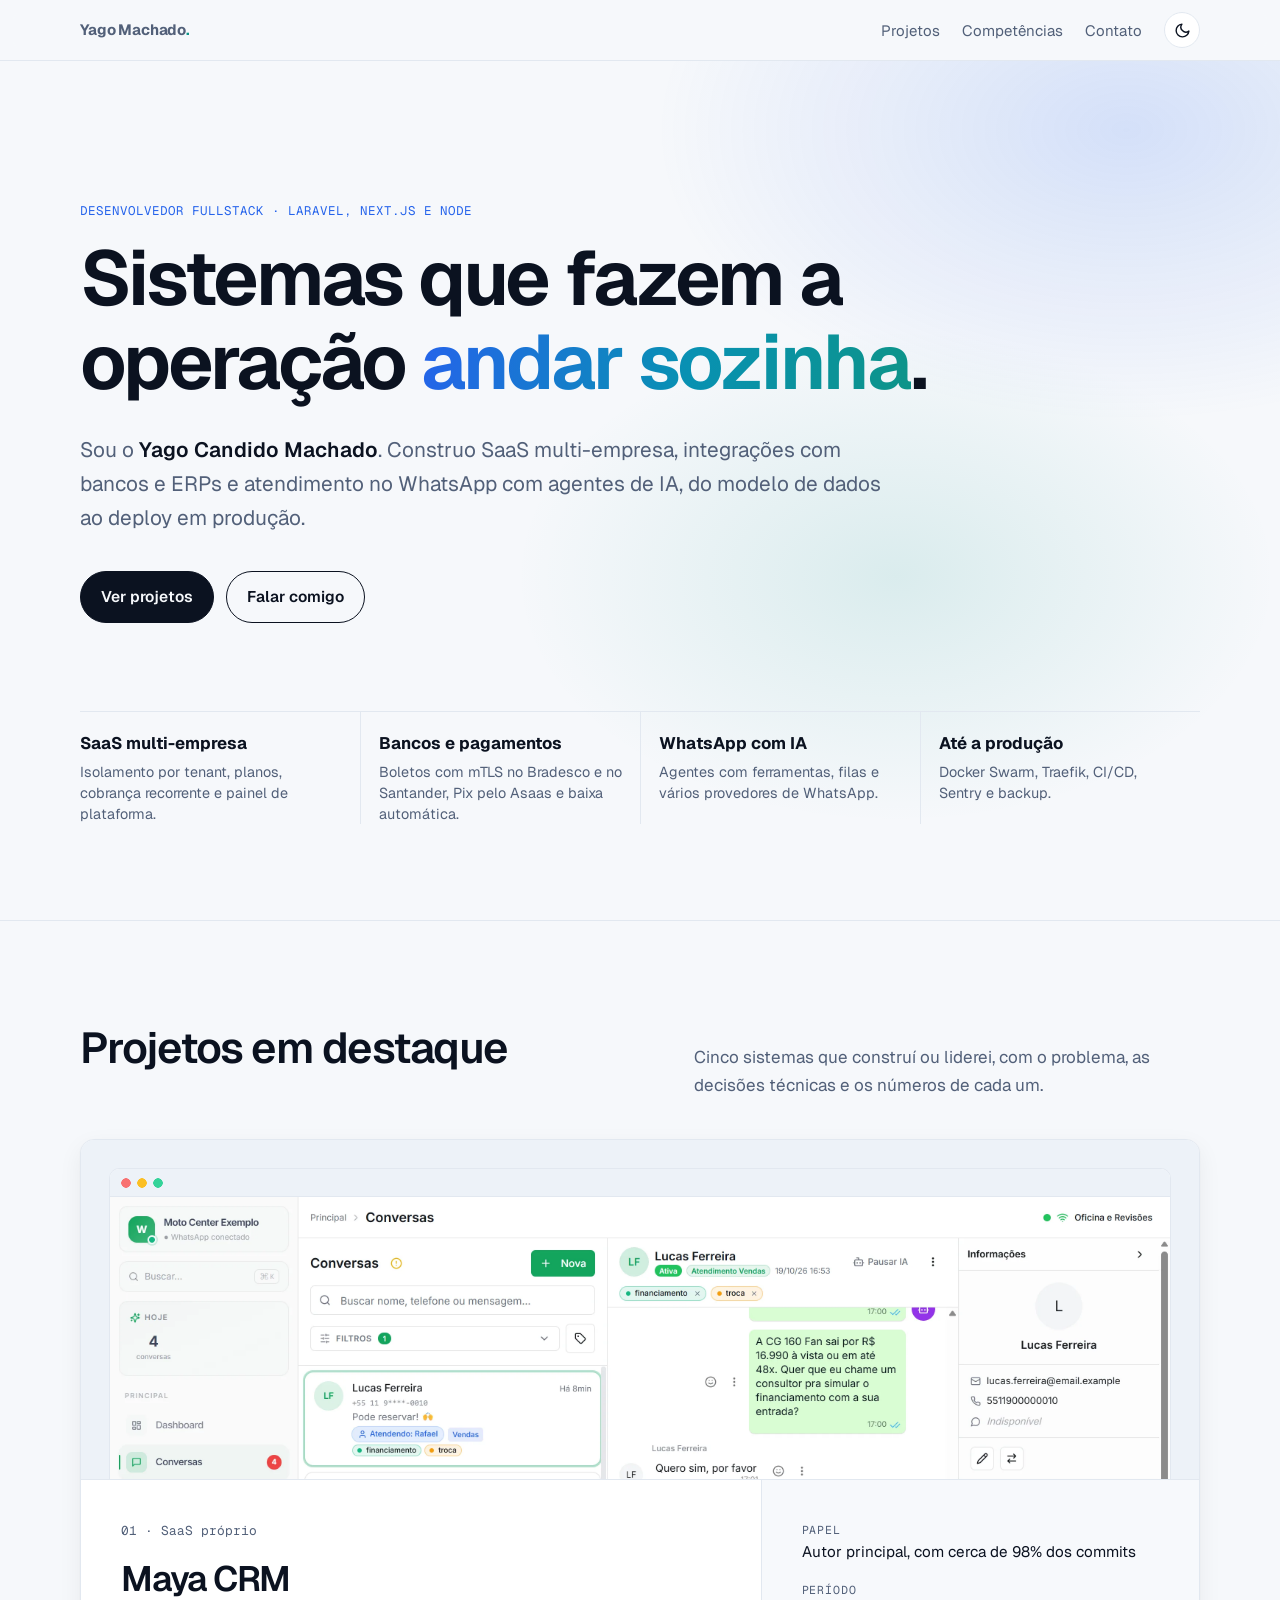
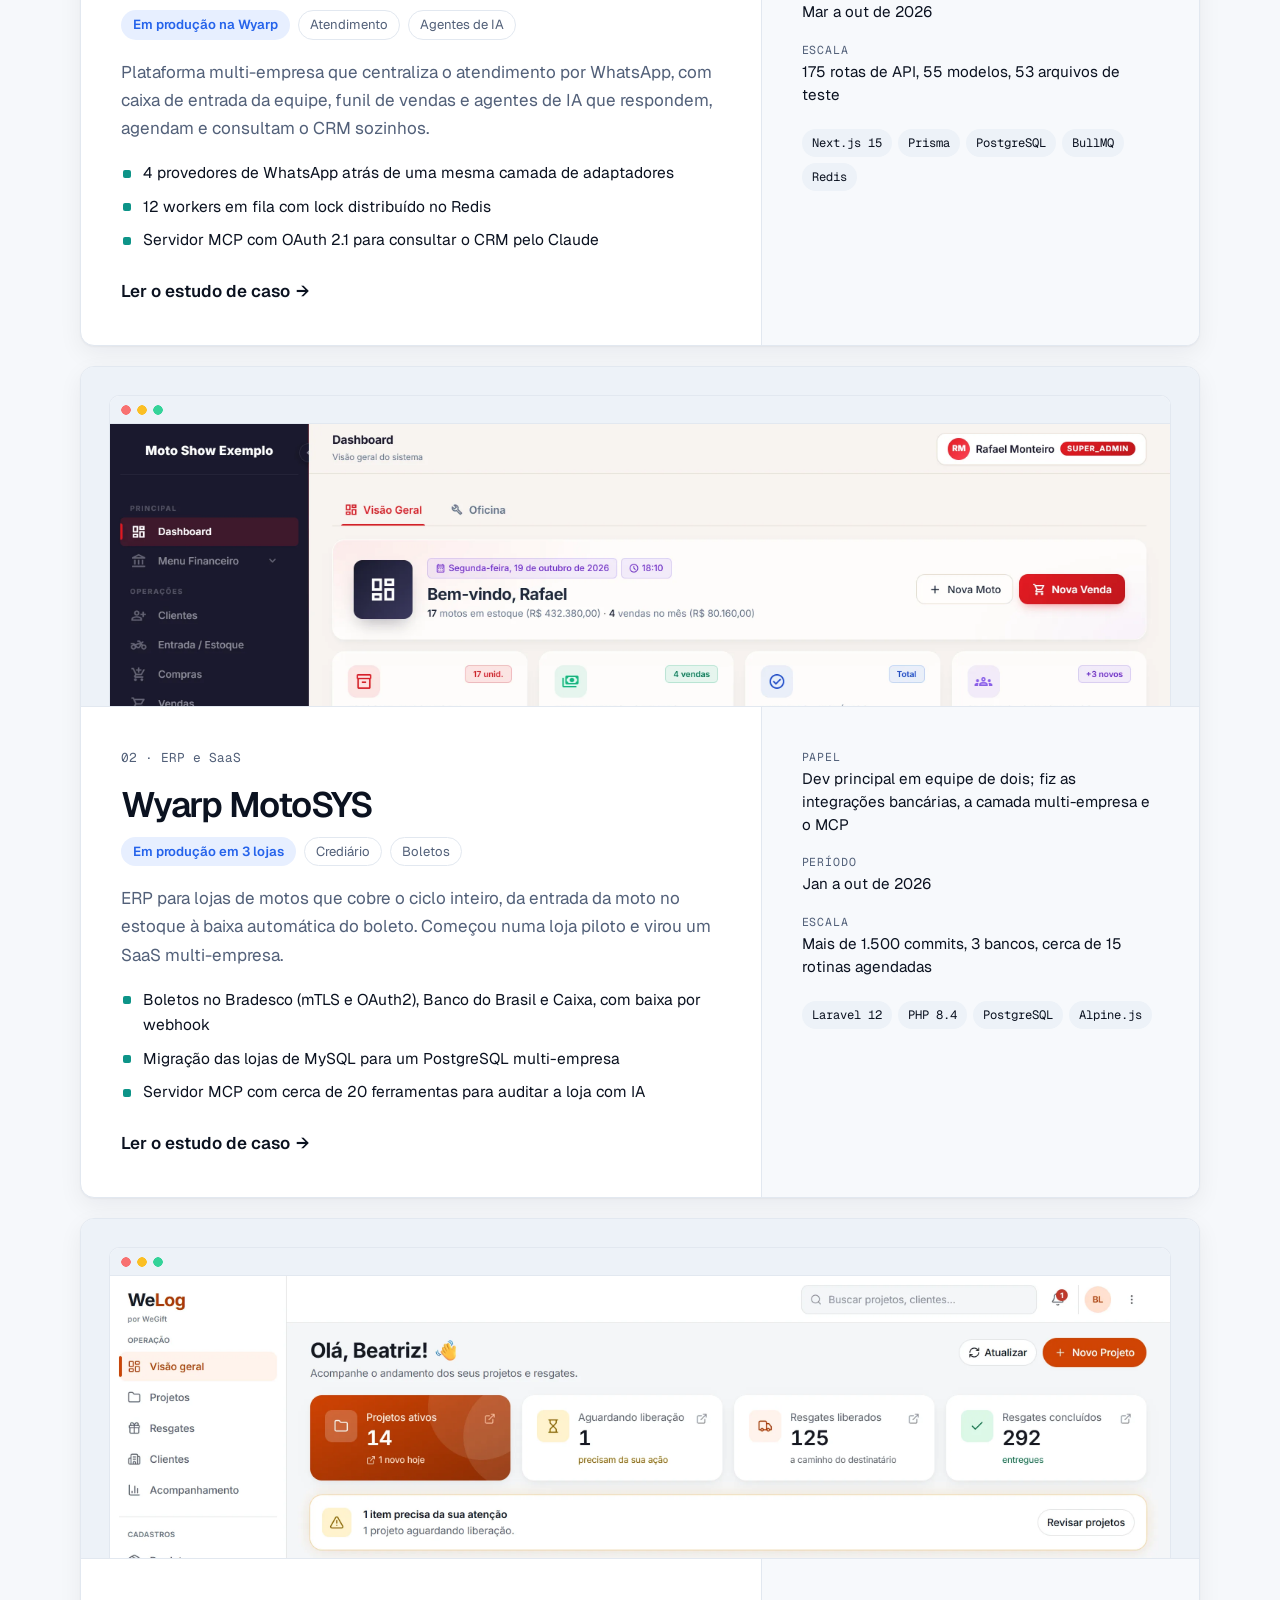
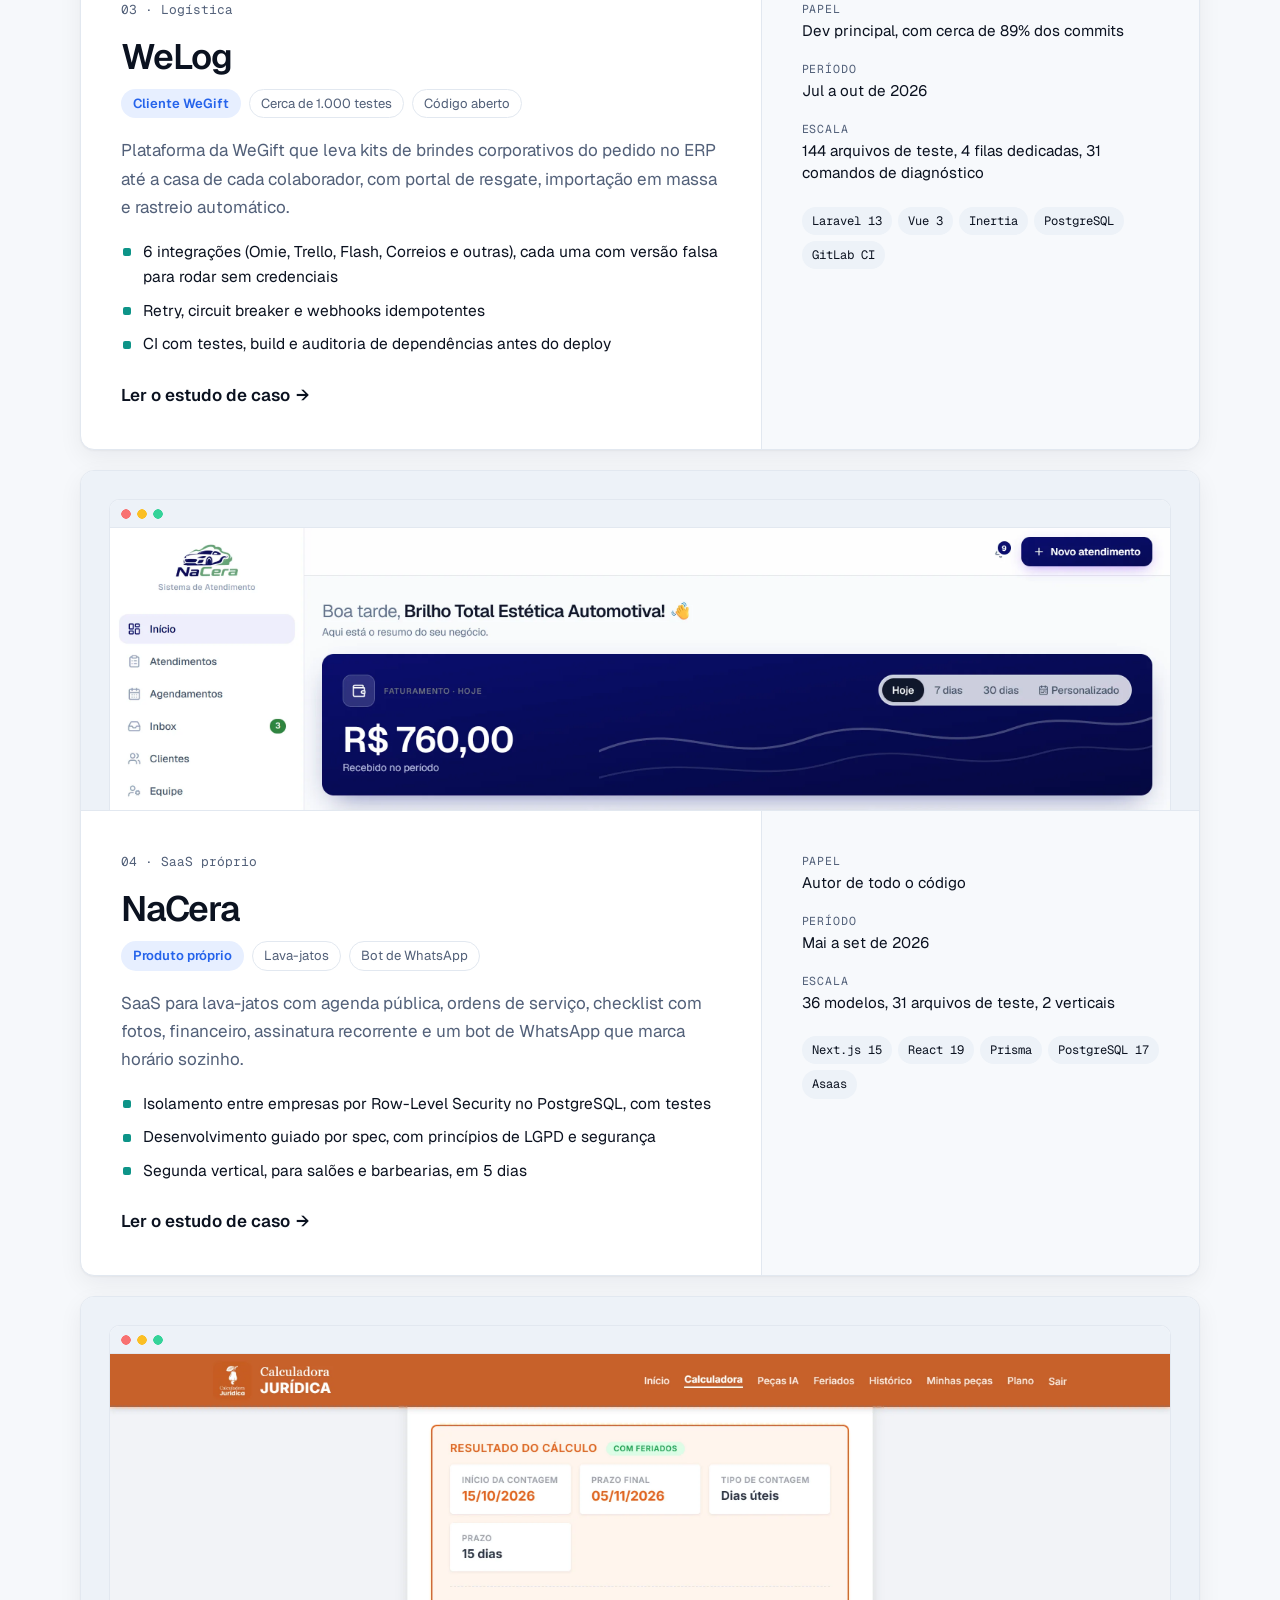
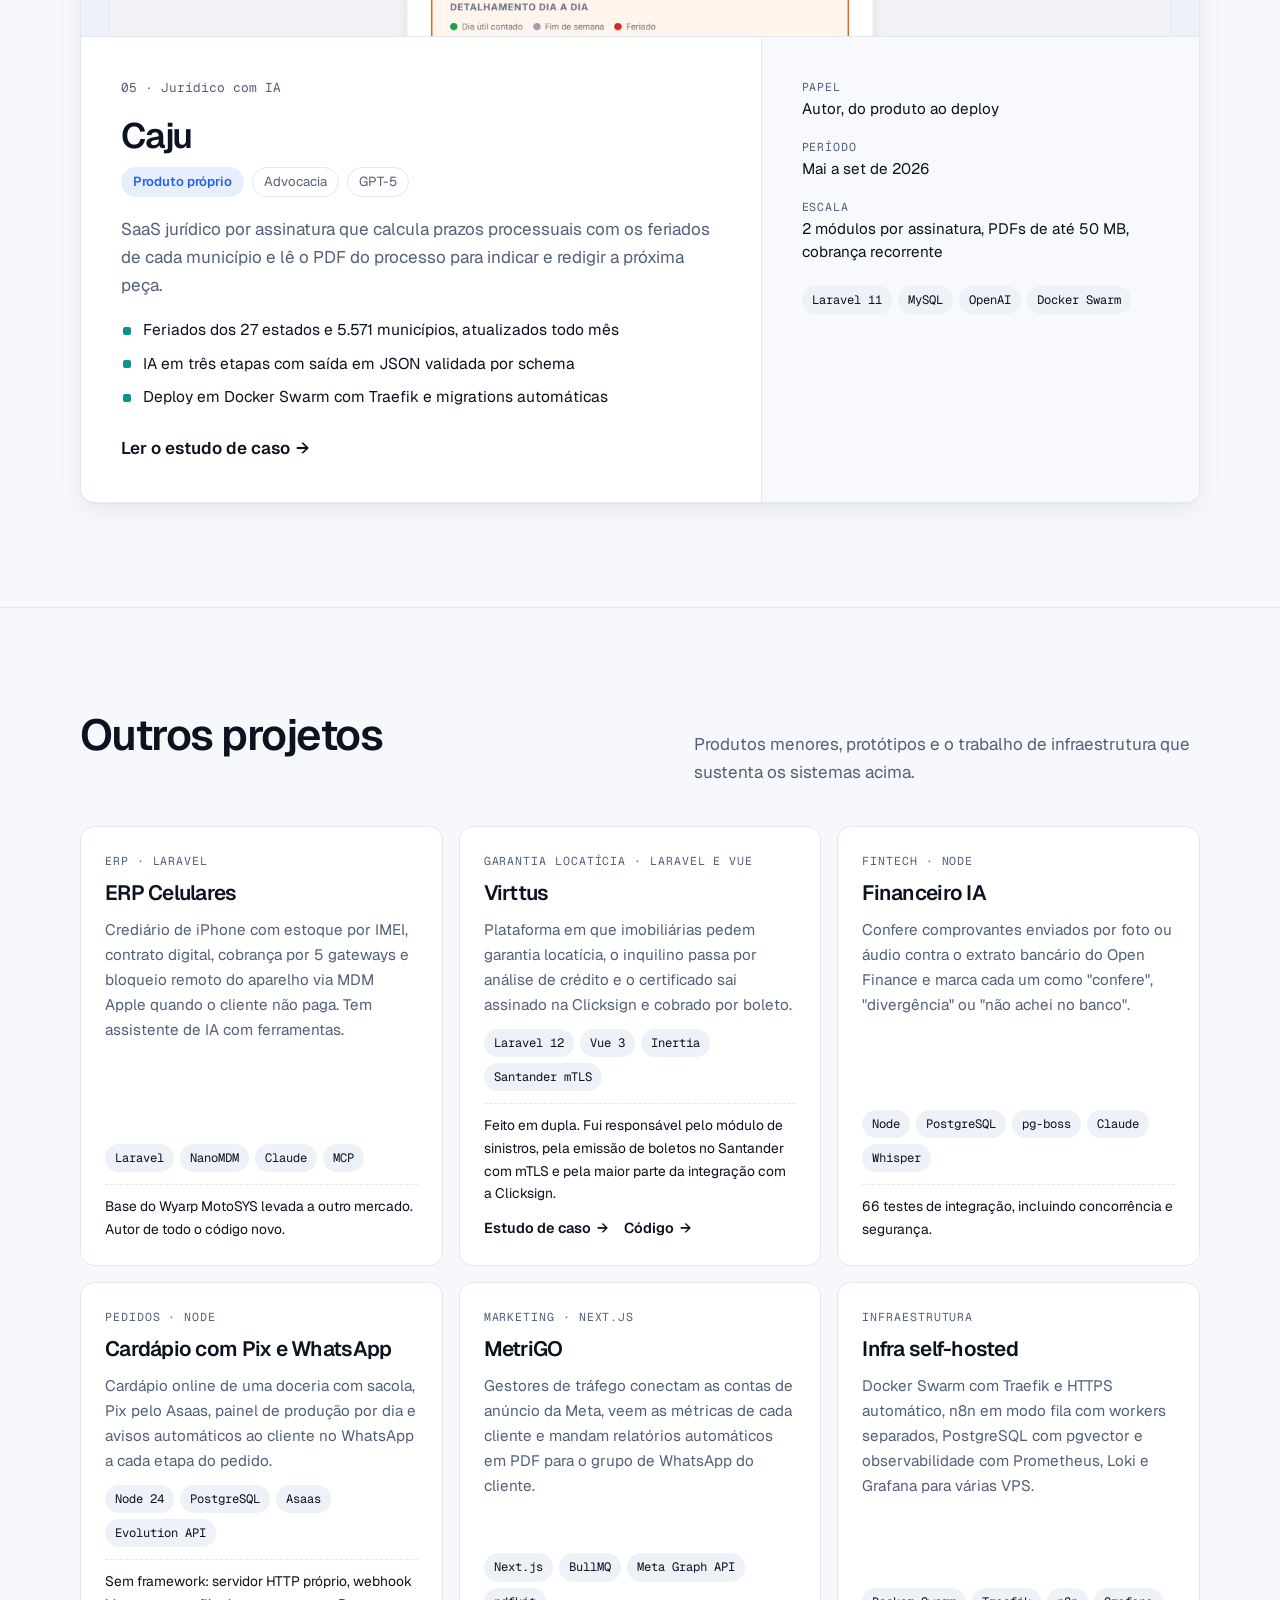
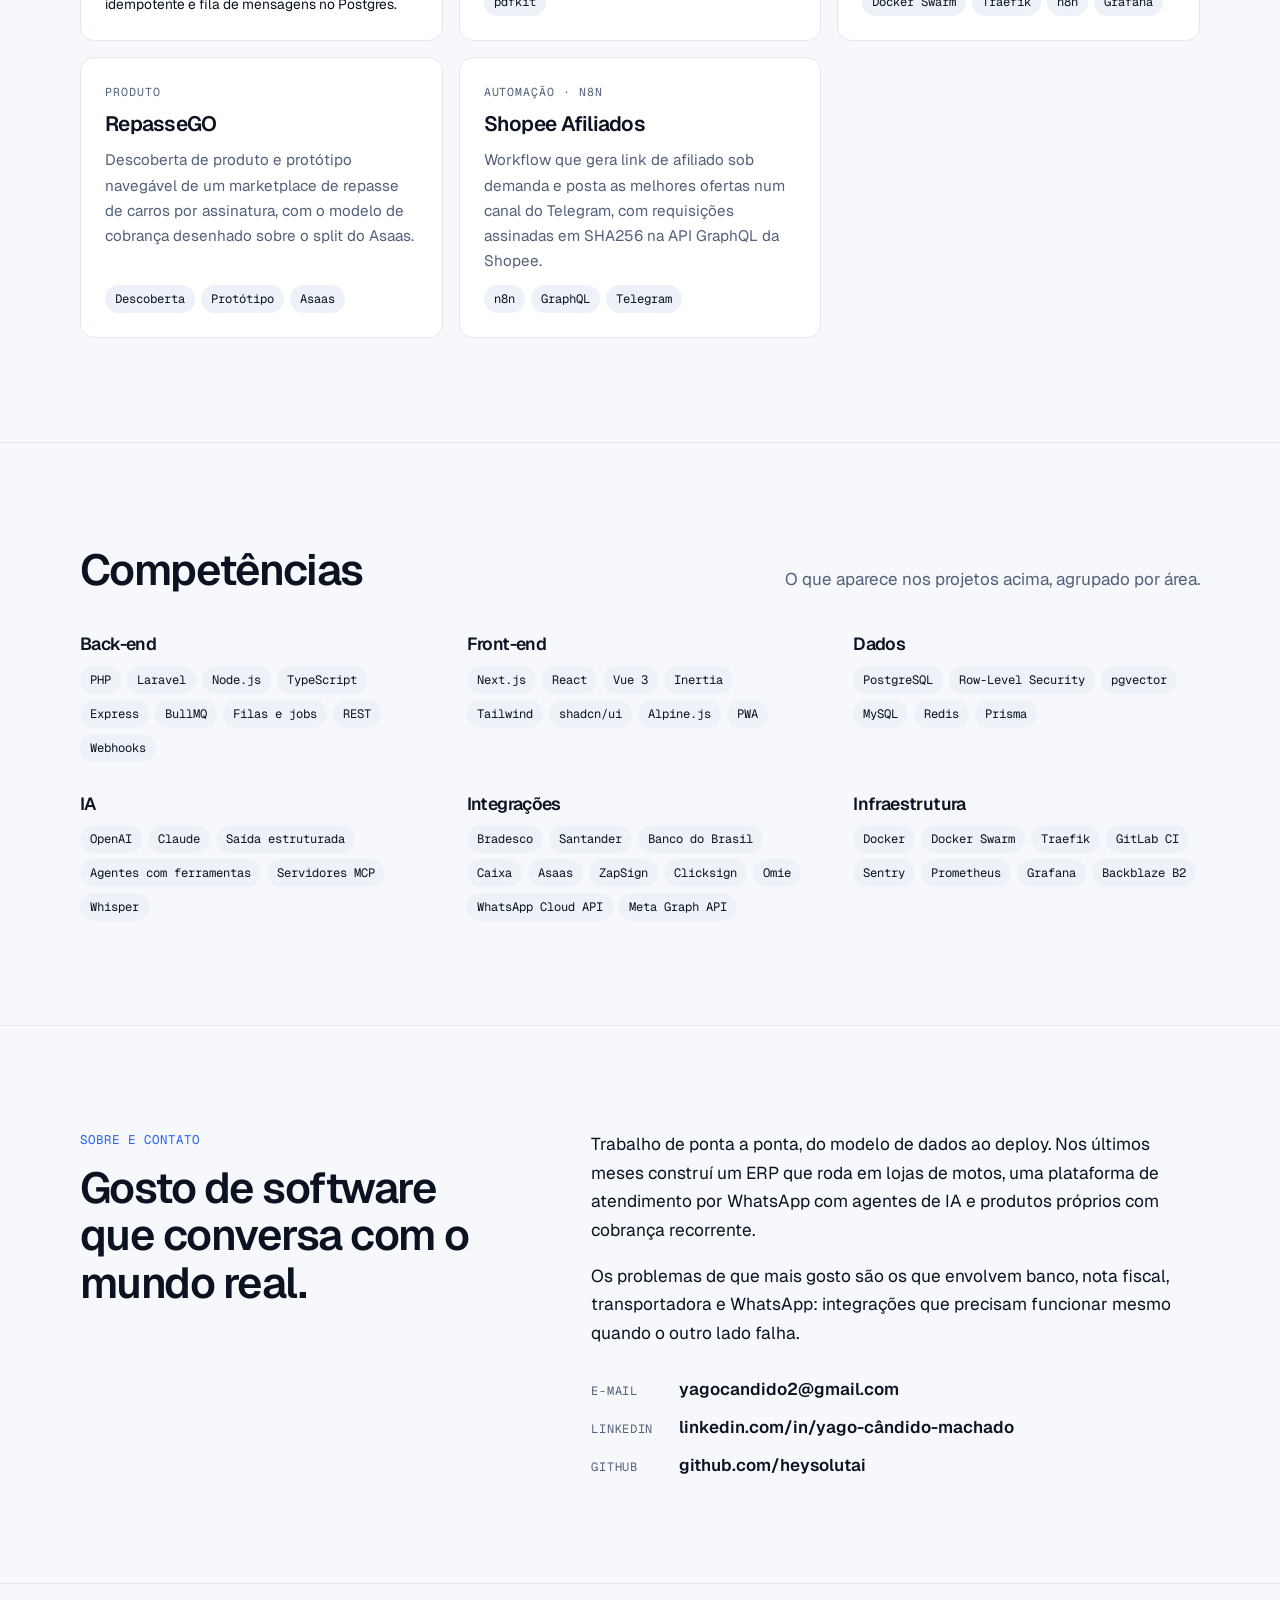
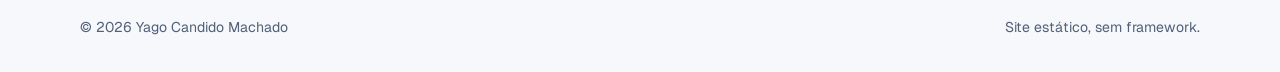
<file: index.html>
<!doctype html>
<html lang="pt-BR">
<head>
  <meta charset="utf-8">
  <meta name="viewport" content="width=device-width, initial-scale=1">
  <title>Yago Candido Machado · Desenvolvedor Fullstack</title>
  <meta name="description" content="Desenvolvedor fullstack: SaaS multi-empresa, integrações com bancos e ERPs e atendimento no WhatsApp com agentes de IA, do modelo de dados ao deploy.">
  <meta property="og:title" content="Yago Candido Machado · Desenvolvedor Fullstack">
  <meta property="og:description" content="SaaS multi-empresa, integrações bancárias e WhatsApp com IA, do modelo de dados ao deploy.">
  <meta property="og:type" content="website">
  <link rel="icon" href="assets/favicon.svg" type="image/svg+xml">
  <link rel="preconnect" href="https://fonts.googleapis.com">
  <link rel="preconnect" href="https://fonts.gstatic.com" crossorigin>
  <link href="https://fonts.googleapis.com/css2?family=Geist:wght@400;500;600;700&family=Geist+Mono:wght@400;500&display=swap" rel="stylesheet">
  <link rel="stylesheet" href="assets/style.css">
  <script>try { var t = localStorage.getItem("tema"); if (t) document.documentElement.setAttribute("data-theme", t); } catch (e) {}</script>
</head>
<body>
  <a class="skip" href="#conteudo">Pular para o conteúdo</a>

  <header class="nav">
    <div class="wrap">
      <a class="brand" href="./">Yago Machado<span>.</span></a>
      <nav aria-label="Principal">
        <ul>
          <li><a href="#projetos">Projetos</a></li>
          <li class="hide-sm"><a href="#competencias">Competências</a></li>
          <li><a href="#contato">Contato</a></li>
          <li>
            <button class="theme-toggle" type="button" aria-label="Alternar tema claro ou escuro">
              <svg class="moon" viewBox="0 0 24 24" fill="none" stroke="currentColor" stroke-width="2" stroke-linecap="round" stroke-linejoin="round" aria-hidden="true"><path d="M21 12.8A9 9 0 1 1 11.2 3a7 7 0 0 0 9.8 9.8z"/></svg>
              <svg class="sun" viewBox="0 0 24 24" fill="none" stroke="currentColor" stroke-width="2" stroke-linecap="round" aria-hidden="true"><circle cx="12" cy="12" r="4.5"/><path d="M12 2v2M12 20v2M4.9 4.9l1.4 1.4M17.7 17.7l1.4 1.4M2 12h2M20 12h2M4.9 19.1l1.4-1.4M17.7 6.3l1.4-1.4"/></svg>
            </button>
          </li>
        </ul>
      </nav>
    </div>
  </header>

  <main id="conteudo">
    <section class="hero">
      <div class="wrap">
        <p class="eyebrow">Desenvolvedor Fullstack · Laravel, Next.js e Node</p>
        <h1>Sistemas que fazem a operação <em>andar sozinha</em>.</h1>
        <p class="lead">Sou o <strong>Yago Candido Machado</strong>. Construo SaaS multi-empresa, integrações com bancos e ERPs e atendimento no WhatsApp com agentes de IA, do modelo de dados ao deploy em produção.</p>
        <div class="hero-actions">
          <a class="btn primary" href="#projetos">Ver projetos</a>
          <a class="btn ghost" href="#contato">Falar comigo</a>
        </div>

        <div class="areas">
          <div><b>SaaS multi-empresa</b><span>Isolamento por tenant, planos, cobrança recorrente e painel de plataforma.</span></div>
          <div><b>Bancos e pagamentos</b><span>Boletos com mTLS no Bradesco e no Santander, Pix pelo Asaas e baixa automática.</span></div>
          <div><b>WhatsApp com IA</b><span>Agentes com ferramentas, filas e vários provedores de WhatsApp.</span></div>
          <div><b>Até a produção</b><span>Docker Swarm, Traefik, CI/CD, Sentry e backup.</span></div>
        </div>
      </div>
    </section>

    <section class="section" id="projetos">
      <div class="wrap">
        <div class="section-head">
          <h2>Projetos em destaque</h2>
          <p>Cinco sistemas que construí ou liderei, com o problema, as decisões técnicas e os números de cada um.</p>
        </div>

        <div class="features">
          <article class="feature">
            <div class="feature-shot">
              <figure class="shot"><img src="assets/prints/maya-crm/01-conversas.webp" width="2880" height="1800" alt="Caixa de entrada do Maya CRM" loading="lazy" decoding="async"></figure>
            </div>
            <div class="feature-main">
              <div class="feature-num">01 · SaaS próprio</div>
              <h3><a href="projetos/maya-crm.html">Maya CRM</a></h3>
              <ul class="tags"><li class="hot">Em produção na Wyarp</li><li>Atendimento</li><li>Agentes de IA</li></ul>
              <p>Plataforma multi-empresa que centraliza o atendimento por WhatsApp, com caixa de entrada da equipe, funil de vendas e agentes de IA que respondem, agendam e consultam o CRM sozinhos.</p>
              <ul class="points">
                <li>4 provedores de WhatsApp atrás de uma mesma camada de adaptadores</li>
                <li>12 workers em fila com lock distribuído no Redis</li>
                <li>Servidor MCP com OAuth 2.1 para consultar o CRM pelo Claude</li>
              </ul>
              <a class="link-arrow" href="projetos/maya-crm.html">Ler o estudo de caso</a>
            </div>
            <div class="ficha">
              <dl>
                <div><dt>Papel</dt><dd>Autor principal, com cerca de 98% dos commits</dd></div>
                <div><dt>Período</dt><dd>Mar a out de 2026</dd></div>
                <div><dt>Escala</dt><dd>175 rotas de API, 55 modelos, 53 arquivos de teste</dd></div>
              </dl>
              <ul class="chips"><li>Next.js 15</li><li>Prisma</li><li>PostgreSQL</li><li>BullMQ</li><li>Redis</li></ul>
            </div>
          </article>

          <article class="feature">
            <div class="feature-shot">
              <figure class="shot"><img src="assets/prints/wyarp-motosys/01-dashboard.webp" width="2880" height="1800" alt="Dashboard do Wyarp MotoSYS" loading="lazy" decoding="async"></figure>
            </div>
            <div class="feature-main">
              <div class="feature-num">02 · ERP e SaaS</div>
              <h3><a href="projetos/wyarp-motosys.html">Wyarp MotoSYS</a></h3>
              <ul class="tags"><li class="hot">Em produção em 3 lojas</li><li>Crediário</li><li>Boletos</li></ul>
              <p>ERP para lojas de motos que cobre o ciclo inteiro, da entrada da moto no estoque à baixa automática do boleto. Começou numa loja piloto e virou um SaaS multi-empresa.</p>
              <ul class="points">
                <li>Boletos no Bradesco (mTLS e OAuth2), Banco do Brasil e Caixa, com baixa por webhook</li>
                <li>Migração das lojas de MySQL para um PostgreSQL multi-empresa</li>
                <li>Servidor MCP com cerca de 20 ferramentas para auditar a loja com IA</li>
              </ul>
              <a class="link-arrow" href="projetos/wyarp-motosys.html">Ler o estudo de caso</a>
            </div>
            <div class="ficha">
              <dl>
                <div><dt>Papel</dt><dd>Dev principal em equipe de dois; fiz as integrações bancárias, a camada multi-empresa e o MCP</dd></div>
                <div><dt>Período</dt><dd>Jan a out de 2026</dd></div>
                <div><dt>Escala</dt><dd>Mais de 1.500 commits, 3 bancos, cerca de 15 rotinas agendadas</dd></div>
              </dl>
              <ul class="chips"><li>Laravel 12</li><li>PHP 8.4</li><li>PostgreSQL</li><li>Alpine.js</li></ul>
            </div>
          </article>

          <article class="feature">
            <div class="feature-shot">
              <figure class="shot"><img src="assets/prints/welog/03-dashboard.webp" width="2880" height="1800" alt="Dashboard da operação do WeLog" loading="lazy" decoding="async"></figure>
            </div>
            <div class="feature-main">
              <div class="feature-num">03 · Logística</div>
              <h3><a href="projetos/welog.html">WeLog</a></h3>
              <ul class="tags"><li class="hot">Cliente WeGift</li><li>Cerca de 1.000 testes</li><li>Código aberto</li></ul>
              <p>Plataforma da WeGift que leva kits de brindes corporativos do pedido no ERP até a casa de cada colaborador, com portal de resgate, importação em massa e rastreio automático.</p>
              <ul class="points">
                <li>6 integrações (Omie, Trello, Flash, Correios e outras), cada uma com versão falsa para rodar sem credenciais</li>
                <li>Retry, circuit breaker e webhooks idempotentes</li>
                <li>CI com testes, build e auditoria de dependências antes do deploy</li>
              </ul>
              <a class="link-arrow" href="projetos/welog.html">Ler o estudo de caso</a>
            </div>
            <div class="ficha">
              <dl>
                <div><dt>Papel</dt><dd>Dev principal, com cerca de 89% dos commits</dd></div>
                <div><dt>Período</dt><dd>Jul a out de 2026</dd></div>
                <div><dt>Escala</dt><dd>144 arquivos de teste, 4 filas dedicadas, 31 comandos de diagnóstico</dd></div>
              </dl>
              <ul class="chips"><li>Laravel 13</li><li>Vue 3</li><li>Inertia</li><li>PostgreSQL</li><li>GitLab CI</li></ul>
            </div>
          </article>

          <article class="feature">
            <div class="feature-shot">
              <figure class="shot"><img src="assets/prints/nacera/03-dashboard.webp" width="2880" height="1800" alt="Dashboard do NaCera" loading="lazy" decoding="async"></figure>
            </div>
            <div class="feature-main">
              <div class="feature-num">04 · SaaS próprio</div>
              <h3><a href="projetos/nacera.html">NaCera</a></h3>
              <ul class="tags"><li class="hot">Produto próprio</li><li>Lava-jatos</li><li>Bot de WhatsApp</li></ul>
              <p>SaaS para lava-jatos com agenda pública, ordens de serviço, checklist com fotos, financeiro, assinatura recorrente e um bot de WhatsApp que marca horário sozinho.</p>
              <ul class="points">
                <li>Isolamento entre empresas por Row-Level Security no PostgreSQL, com testes</li>
                <li>Desenvolvimento guiado por spec, com princípios de LGPD e segurança</li>
                <li>Segunda vertical, para salões e barbearias, em 5 dias</li>
              </ul>
              <a class="link-arrow" href="projetos/nacera.html">Ler o estudo de caso</a>
            </div>
            <div class="ficha">
              <dl>
                <div><dt>Papel</dt><dd>Autor de todo o código</dd></div>
                <div><dt>Período</dt><dd>Mai a set de 2026</dd></div>
                <div><dt>Escala</dt><dd>36 modelos, 31 arquivos de teste, 2 verticais</dd></div>
              </dl>
              <ul class="chips"><li>Next.js 15</li><li>React 19</li><li>Prisma</li><li>PostgreSQL 17</li><li>Asaas</li></ul>
            </div>
          </article>

          <article class="feature">
            <div class="feature-shot">
              <figure class="shot"><img src="assets/prints/caju/02-calculadora-resultado.webp" width="2880" height="1800" alt="Tela de resultado da calculadora de prazos do Caju" loading="lazy" decoding="async"></figure>
            </div>
            <div class="feature-main">
              <div class="feature-num">05 · Jurídico com IA</div>
              <h3><a href="projetos/caju.html">Caju</a></h3>
              <ul class="tags"><li class="hot">Produto próprio</li><li>Advocacia</li><li>GPT-5</li></ul>
              <p>SaaS jurídico por assinatura que calcula prazos processuais com os feriados de cada município e lê o PDF do processo para indicar e redigir a próxima peça.</p>
              <ul class="points">
                <li>Feriados dos 27 estados e 5.571 municípios, atualizados todo mês</li>
                <li>IA em três etapas com saída em JSON validada por schema</li>
                <li>Deploy em Docker Swarm com Traefik e migrations automáticas</li>
              </ul>
              <a class="link-arrow" href="projetos/caju.html">Ler o estudo de caso</a>
            </div>
            <div class="ficha">
              <dl>
                <div><dt>Papel</dt><dd>Autor, do produto ao deploy</dd></div>
                <div><dt>Período</dt><dd>Mai a set de 2026</dd></div>
                <div><dt>Escala</dt><dd>2 módulos por assinatura, PDFs de até 50 MB, cobrança recorrente</dd></div>
              </dl>
              <ul class="chips"><li>Laravel 11</li><li>MySQL</li><li>OpenAI</li><li>Docker Swarm</li></ul>
            </div>
          </article>
        </div>
      </div>
    </section>

    <section class="section" id="outros">
      <div class="wrap">
        <div class="section-head">
          <h2>Outros projetos</h2>
          <p>Produtos menores, protótipos e o trabalho de infraestrutura que sustenta os sistemas acima.</p>
        </div>

        <div class="grid">
          <article class="card">
            <div class="kind">ERP · Laravel</div>
            <h3>ERP Celulares</h3>
            <p>Crediário de iPhone com estoque por IMEI, contrato digital, cobrança por 5 gateways e bloqueio remoto do aparelho via MDM Apple quando o cliente não paga. Tem assistente de IA com ferramentas.</p>
            <ul class="chips"><li>Laravel</li><li>NanoMDM</li><li>Claude</li><li>MCP</li></ul>
            <div class="note">Base do Wyarp MotoSYS levada a outro mercado. Autor de todo o código novo.</div>
          </article>

          <article class="card">
            <div class="kind">Garantia locatícia · Laravel e Vue</div>
            <h3><a href="projetos/virttus.html" style="text-decoration: none">Virttus</a></h3>
            <p>Plataforma em que imobiliárias pedem garantia locatícia, o inquilino passa por análise de crédito e o certificado sai assinado na Clicksign e cobrado por boleto.</p>
            <ul class="chips"><li>Laravel 12</li><li>Vue 3</li><li>Inertia</li><li>Santander mTLS</li></ul>
            <div class="note">Feito em dupla. Fui responsável pelo módulo de sinistros, pela emissão de boletos no Santander com mTLS e pela maior parte da integração com a Clicksign.</div>
            <div class="links"><a class="link-arrow" href="projetos/virttus.html">Estudo de caso</a><a class="link-arrow" href="https://github.com/heysolutai/virttus">Código</a></div>
          </article>

          <article class="card">
            <div class="kind">Fintech · Node</div>
            <h3>Financeiro IA</h3>
            <p>Confere comprovantes enviados por foto ou áudio contra o extrato bancário do Open Finance e marca cada um como "confere", "divergência" ou "não achei no banco".</p>
            <ul class="chips"><li>Node</li><li>PostgreSQL</li><li>pg-boss</li><li>Claude</li><li>Whisper</li></ul>
            <div class="note">66 testes de integração, incluindo concorrência e segurança.</div>
          </article>

          <article class="card">
            <div class="kind">Pedidos · Node</div>
            <h3>Cardápio com Pix e WhatsApp</h3>
            <p>Cardápio online de uma doceria com sacola, Pix pelo Asaas, painel de produção por dia e avisos automáticos ao cliente no WhatsApp a cada etapa do pedido.</p>
            <ul class="chips"><li>Node 24</li><li>PostgreSQL</li><li>Asaas</li><li>Evolution API</li></ul>
            <div class="note">Sem framework: servidor HTTP próprio, webhook idempotente e fila de mensagens no Postgres.</div>
          </article>

          <article class="card">
            <div class="kind">Marketing · Next.js</div>
            <h3>MetriGO</h3>
            <p>Gestores de tráfego conectam as contas de anúncio da Meta, veem as métricas de cada cliente e mandam relatórios automáticos em PDF para o grupo de WhatsApp do cliente.</p>
            <ul class="chips"><li>Next.js</li><li>BullMQ</li><li>Meta Graph API</li><li>pdfkit</li></ul>
          </article>

          <article class="card">
            <div class="kind">Infraestrutura</div>
            <h3>Infra self-hosted</h3>
            <p>Docker Swarm com Traefik e HTTPS automático, n8n em modo fila com workers separados, PostgreSQL com pgvector e observabilidade com Prometheus, Loki e Grafana para várias VPS.</p>
            <ul class="chips"><li>Docker Swarm</li><li>Traefik</li><li>n8n</li><li>Grafana</li></ul>
          </article>

          <article class="card">
            <div class="kind">Produto</div>
            <h3>RepasseGO</h3>
            <p>Descoberta de produto e protótipo navegável de um marketplace de repasse de carros por assinatura, com o modelo de cobrança desenhado sobre o split do Asaas.</p>
            <ul class="chips"><li>Descoberta</li><li>Protótipo</li><li>Asaas</li></ul>
          </article>

          <article class="card">
            <div class="kind">Automação · n8n</div>
            <h3>Shopee Afiliados</h3>
            <p>Workflow que gera link de afiliado sob demanda e posta as melhores ofertas num canal do Telegram, com requisições assinadas em SHA256 na API GraphQL da Shopee.</p>
            <ul class="chips"><li>n8n</li><li>GraphQL</li><li>Telegram</li></ul>
          </article>
        </div>
      </div>
    </section>

    <section class="section" id="competencias">
      <div class="wrap">
        <div class="section-head">
          <h2>Competências</h2>
          <p>O que aparece nos projetos acima, agrupado por área.</p>
        </div>
        <div class="skills">
          <div>
            <h3>Back-end</h3>
            <ul class="chips"><li>PHP</li><li>Laravel</li><li>Node.js</li><li>TypeScript</li><li>Express</li><li>BullMQ</li><li>Filas e jobs</li><li>REST</li><li>Webhooks</li></ul>
          </div>
          <div>
            <h3>Front-end</h3>
            <ul class="chips"><li>Next.js</li><li>React</li><li>Vue 3</li><li>Inertia</li><li>Tailwind</li><li>shadcn/ui</li><li>Alpine.js</li><li>PWA</li></ul>
          </div>
          <div>
            <h3>Dados</h3>
            <ul class="chips"><li>PostgreSQL</li><li>Row-Level Security</li><li>pgvector</li><li>MySQL</li><li>Redis</li><li>Prisma</li></ul>
          </div>
          <div>
            <h3>IA</h3>
            <ul class="chips"><li>OpenAI</li><li>Claude</li><li>Saída estruturada</li><li>Agentes com ferramentas</li><li>Servidores MCP</li><li>Whisper</li></ul>
          </div>
          <div>
            <h3>Integrações</h3>
            <ul class="chips"><li>Bradesco</li><li>Santander</li><li>Banco do Brasil</li><li>Caixa</li><li>Asaas</li><li>ZapSign</li><li>Clicksign</li><li>Omie</li><li>WhatsApp Cloud API</li><li>Meta Graph API</li></ul>
          </div>
          <div>
            <h3>Infraestrutura</h3>
            <ul class="chips"><li>Docker</li><li>Docker Swarm</li><li>Traefik</li><li>GitLab CI</li><li>Sentry</li><li>Prometheus</li><li>Grafana</li><li>Backblaze B2</li></ul>
          </div>
        </div>
      </div>
    </section>

    <section class="section" id="contato">
      <div class="wrap about">
        <div>
          <p class="eyebrow">Sobre e contato</p>
          <h2>Gosto de software que conversa com o mundo real.</h2>
        </div>
        <div class="prose">
          <p>Trabalho de ponta a ponta, do modelo de dados ao deploy. Nos últimos meses construí um ERP que roda em lojas de motos, uma plataforma de atendimento por WhatsApp com agentes de IA e produtos próprios com cobrança recorrente.</p>
          <p>Os problemas de que mais gosto são os que envolvem banco, nota fiscal, transportadora e WhatsApp: integrações que precisam funcionar mesmo quando o outro lado falha.</p>
          <ul class="contact-list">
            <li><span>E-mail</span><a href="mailto:yagocandido2@gmail.com">yagocandido2@gmail.com</a></li>
            <li><span>LinkedIn</span><a href="https://www.linkedin.com/in/yago-c%C3%A2ndido-machado-605782186/" rel="noopener">linkedin.com/in/yago-cândido-machado</a></li>
            <li><span>GitHub</span><a href="https://github.com/heysolutai" rel="noopener">github.com/heysolutai</a></li>
          </ul>
        </div>
      </div>
    </section>
  </main>

  <footer class="footer">
    <div class="wrap">
      <span>© <span data-ano>2026</span> Yago Candido Machado</span>
      <span>Site estático, sem framework.</span>
    </div>
  </footer>

  <script src="assets/site.js"></script>
</body>
</html>
</file>
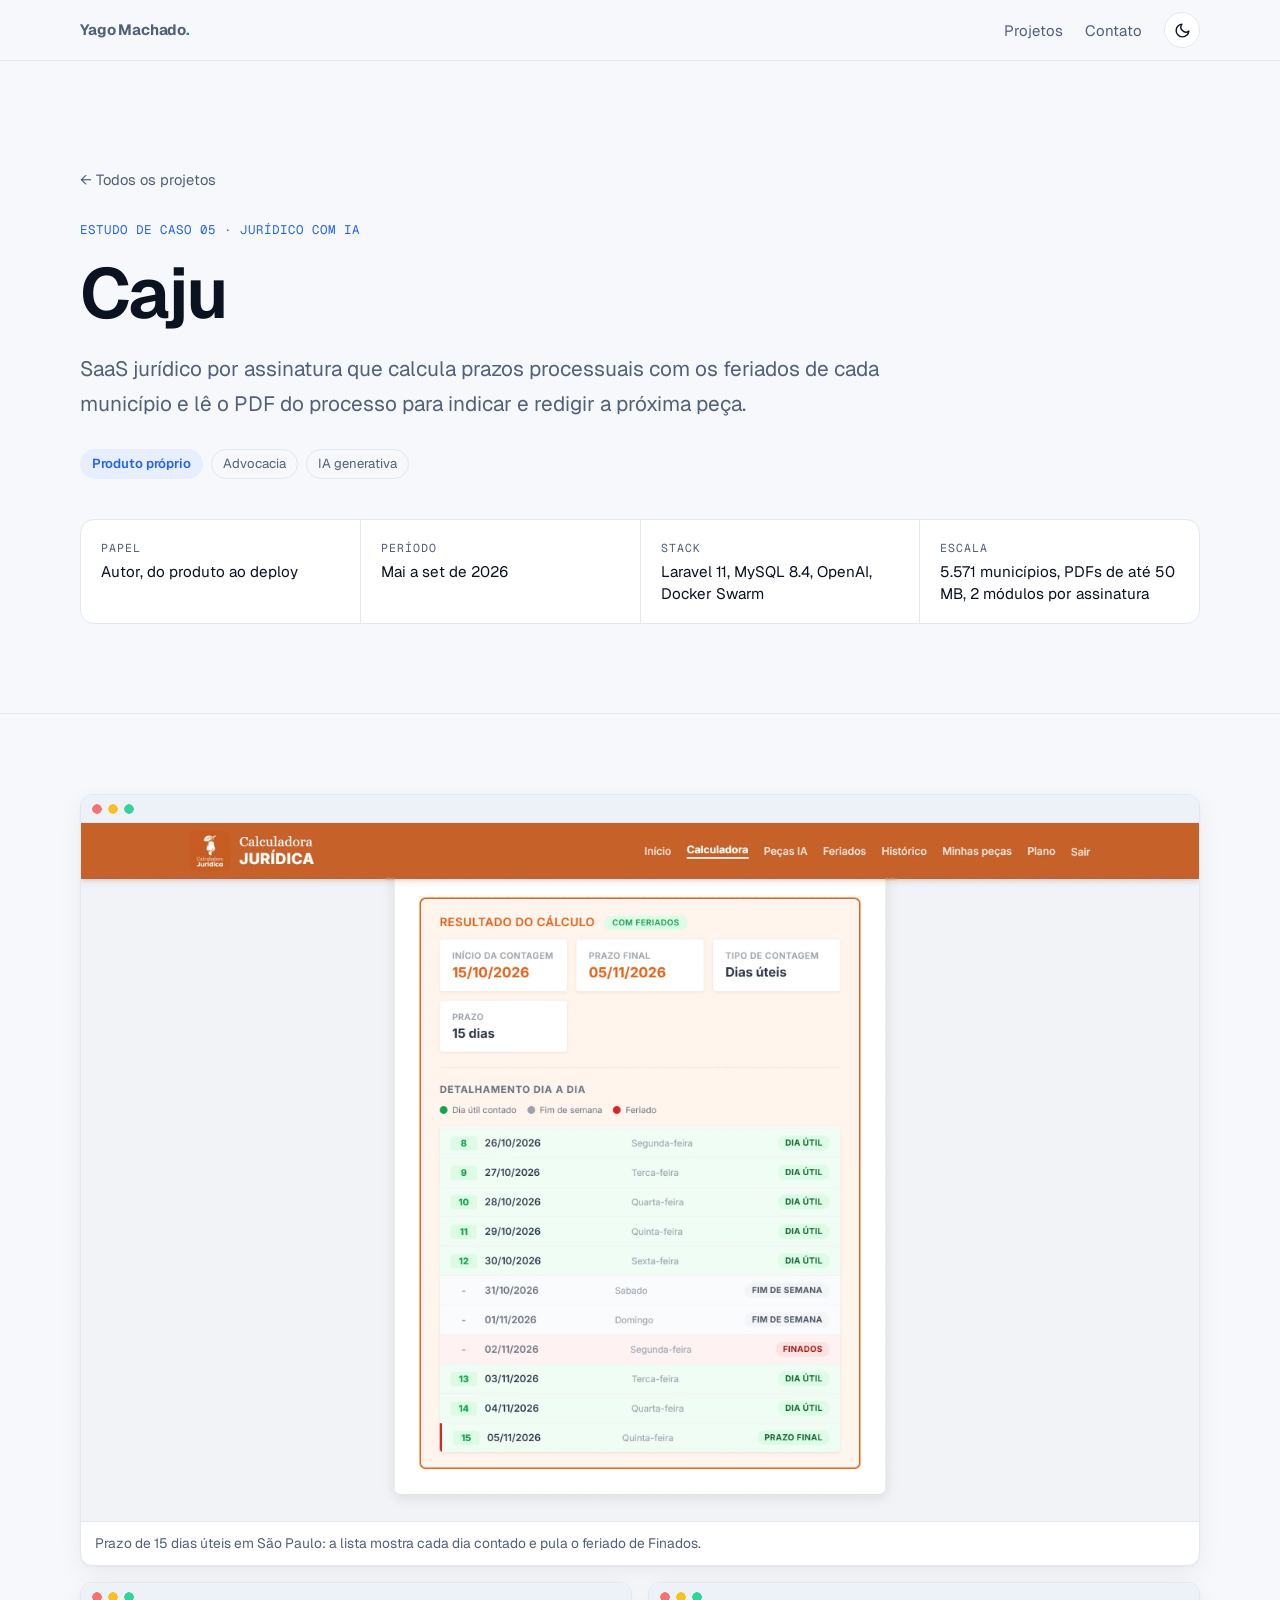
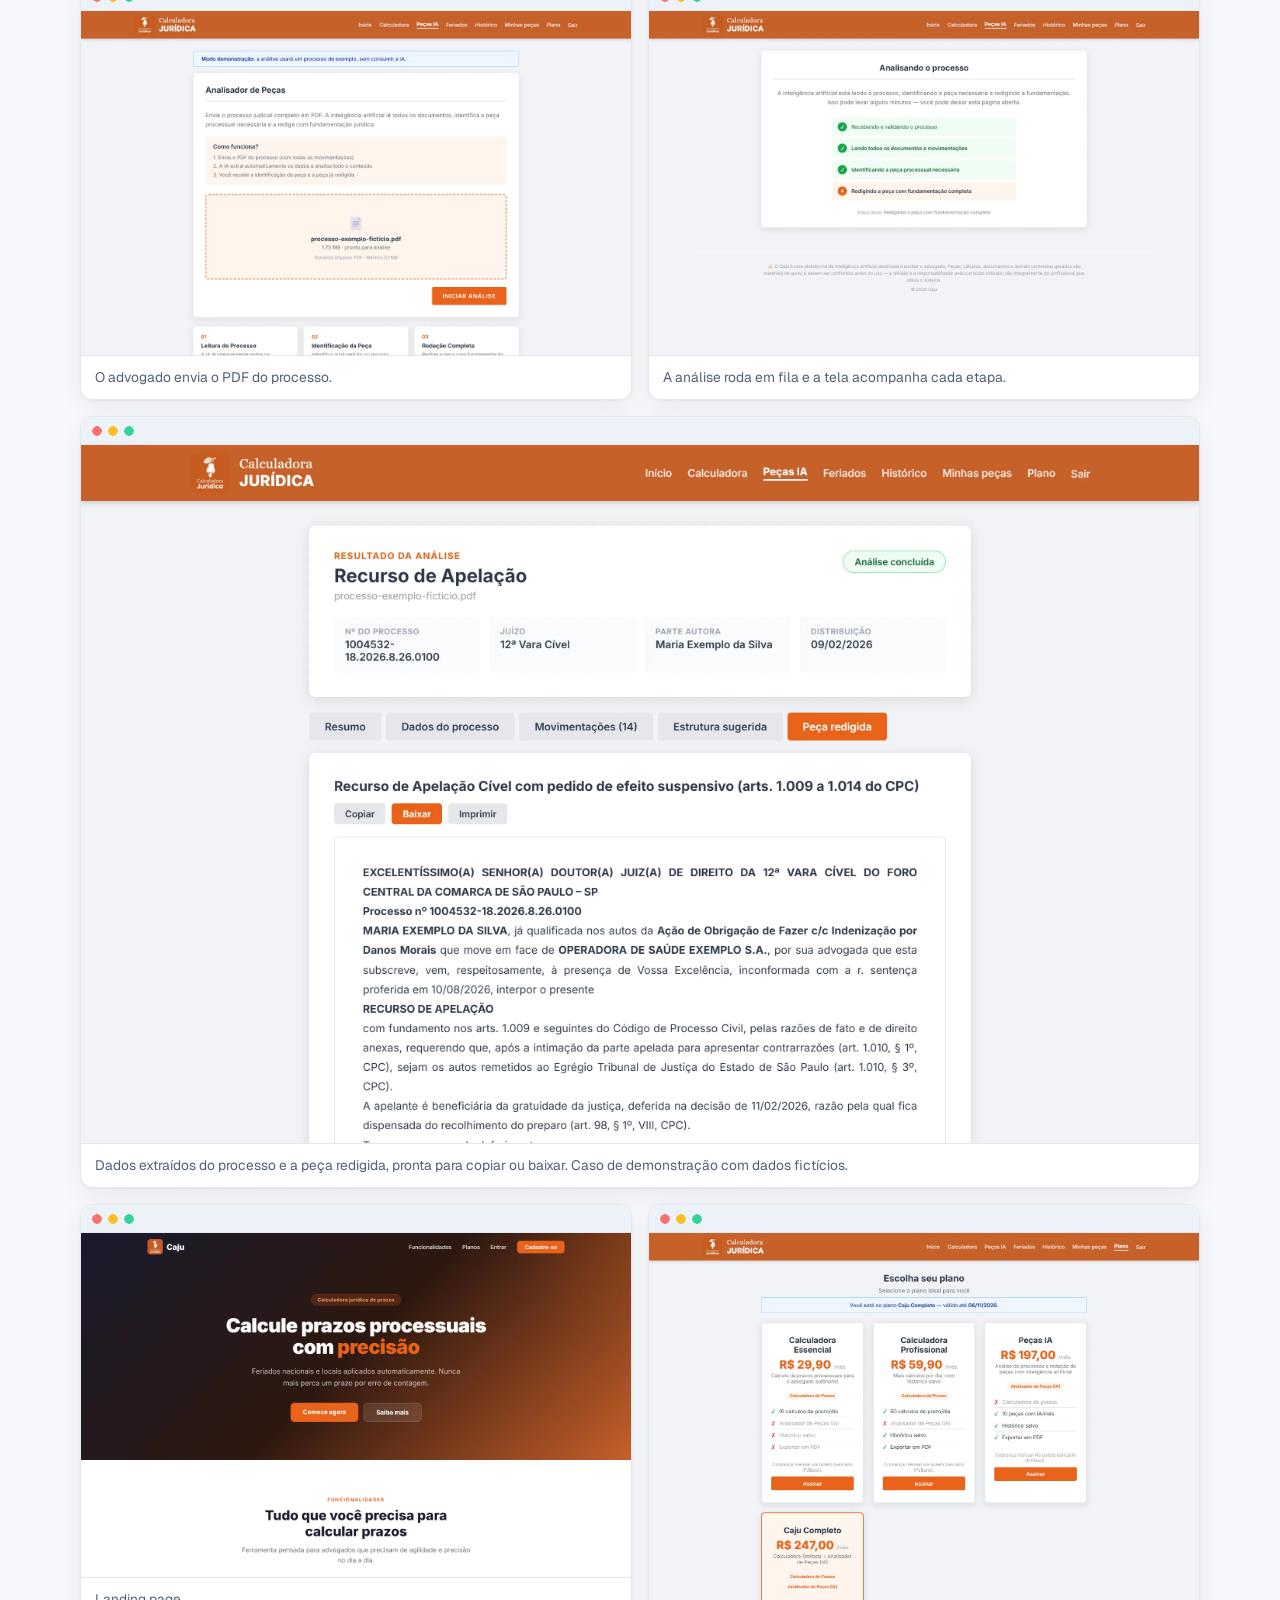
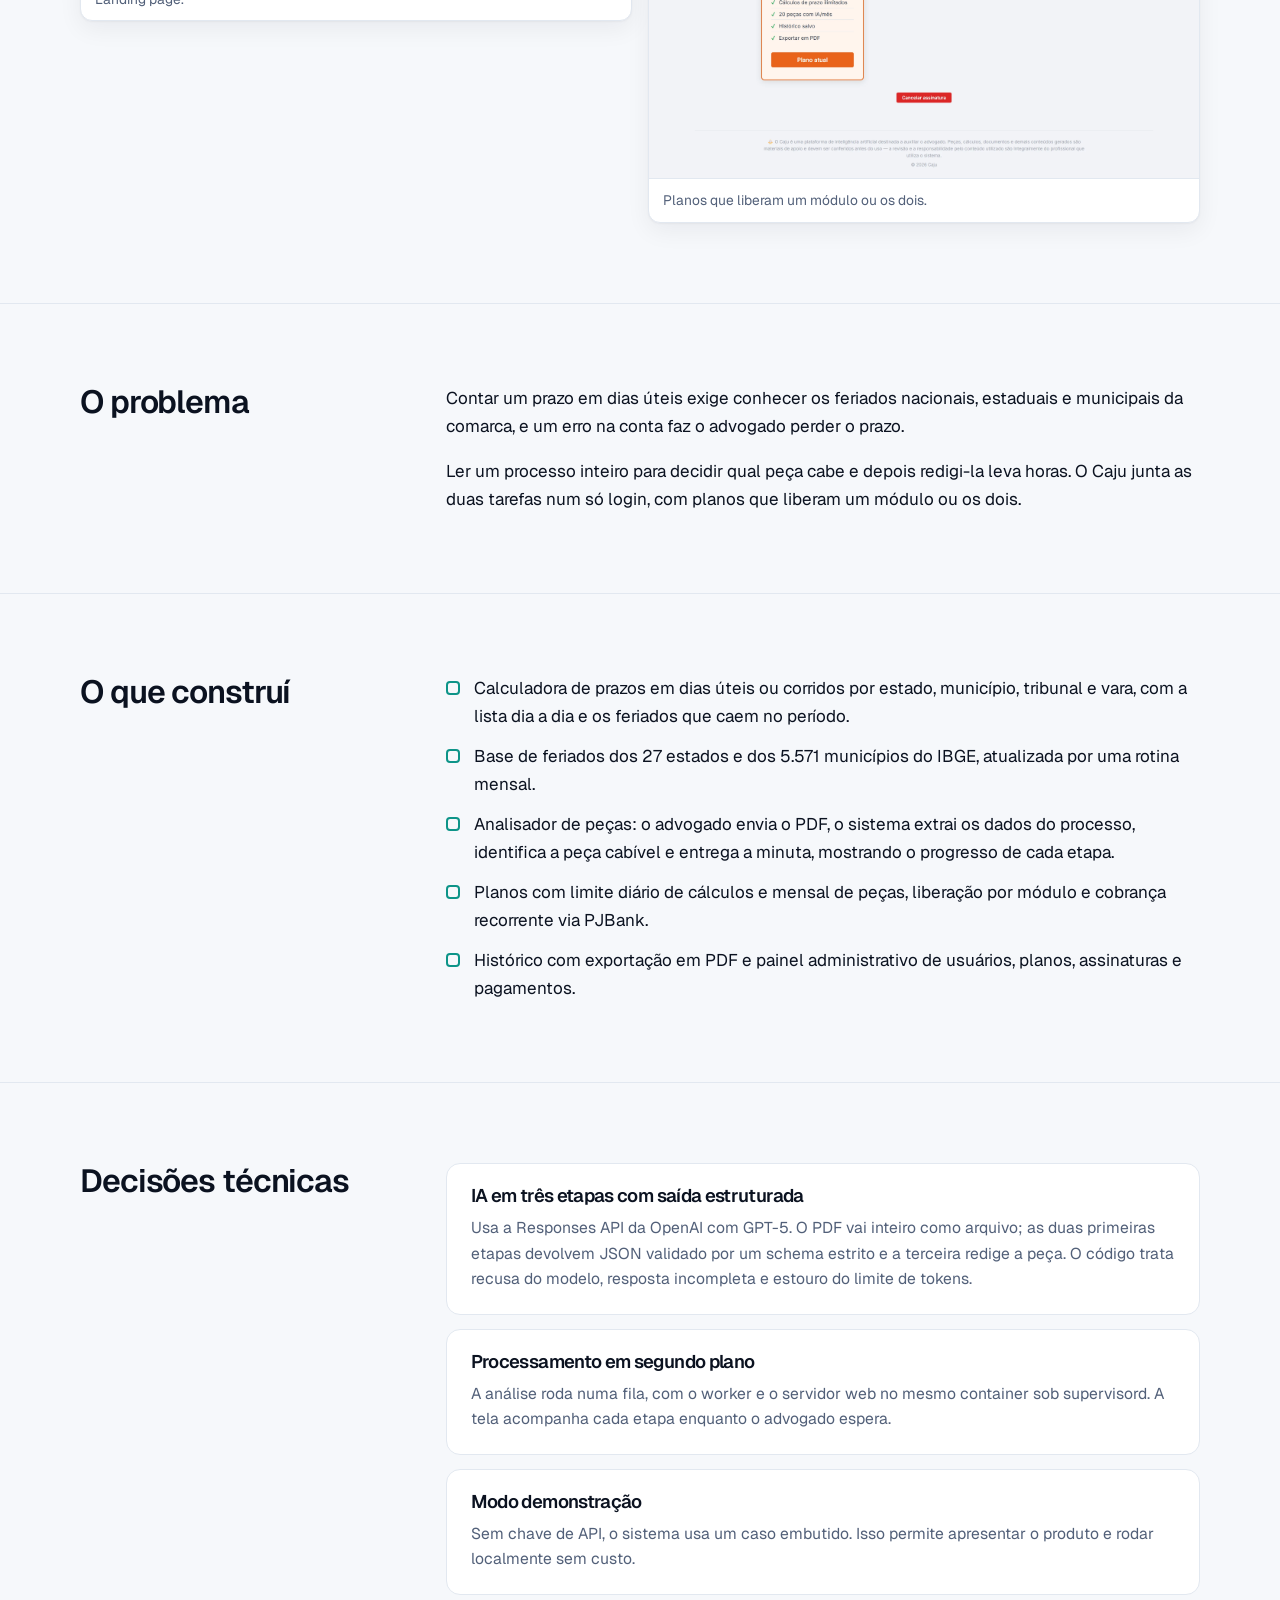
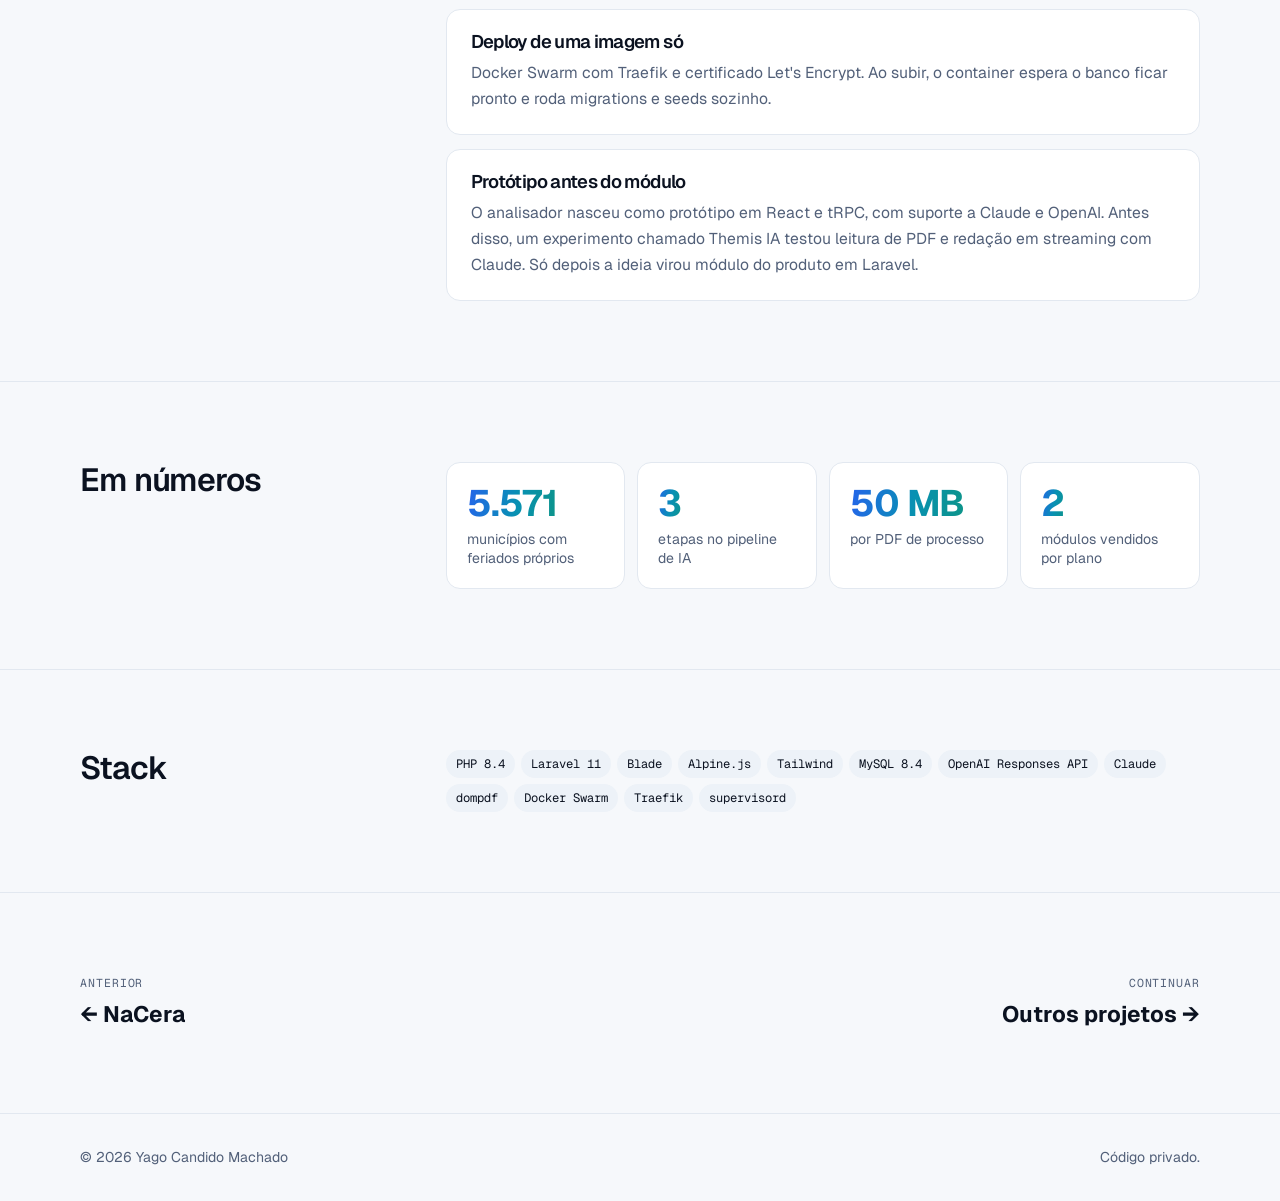
<file: projetos/caju.html>
<!doctype html>
<html lang="pt-BR">
<head>
  <meta charset="utf-8">
  <meta name="viewport" content="width=device-width, initial-scale=1">
  <title>Caju · Yago Candido Machado</title>
  <meta name="description" content="Estudo de caso: SaaS jurídico que calcula prazos com os feriados de cada município e redige peças processuais com IA a partir do PDF do processo.">
  <link rel="icon" href="../assets/favicon.svg" type="image/svg+xml">
  <link rel="preconnect" href="https://fonts.googleapis.com">
  <link rel="preconnect" href="https://fonts.gstatic.com" crossorigin>
  <link href="https://fonts.googleapis.com/css2?family=Geist:wght@400;500;600;700&family=Geist+Mono:wght@400;500&display=swap" rel="stylesheet">
  <link rel="stylesheet" href="../assets/style.css">
  <script>try { var t = localStorage.getItem("tema"); if (t) document.documentElement.setAttribute("data-theme", t); } catch (e) {}</script>
</head>
<body>
  <a class="skip" href="#conteudo">Pular para o conteúdo</a>
  <header class="nav">
    <div class="wrap">
      <a class="brand" href="../">Yago Machado<span>.</span></a>
      <nav aria-label="Principal">
        <ul>
          <li><a href="../#projetos">Projetos</a></li>
          <li><a href="../#contato">Contato</a></li>
          <li>
            <button class="theme-toggle" type="button" aria-label="Alternar tema claro ou escuro">
              <svg class="moon" viewBox="0 0 24 24" fill="none" stroke="currentColor" stroke-width="2" stroke-linecap="round" stroke-linejoin="round" aria-hidden="true"><path d="M21 12.8A9 9 0 1 1 11.2 3a7 7 0 0 0 9.8 9.8z"/></svg>
              <svg class="sun" viewBox="0 0 24 24" fill="none" stroke="currentColor" stroke-width="2" stroke-linecap="round" aria-hidden="true"><circle cx="12" cy="12" r="4.5"/><path d="M12 2v2M12 20v2M4.9 4.9l1.4 1.4M17.7 17.7l1.4 1.4M2 12h2M20 12h2M4.9 19.1l1.4-1.4M17.7 6.3l1.4-1.4"/></svg>
            </button>
          </li>
        </ul>
      </nav>
    </div>
  </header>

  <main id="conteudo">
    <section class="case-hero">
      <div class="wrap">
        <a class="back" href="../#projetos">← Todos os projetos</a>
        <p class="eyebrow">Estudo de caso 05 · Jurídico com IA</p>
        <h1>Caju</h1>
        <p class="lead">SaaS jurídico por assinatura que calcula prazos processuais com os feriados de cada município e lê o PDF do processo para indicar e redigir a próxima peça.</p>
        <ul class="tags"><li class="hot">Produto próprio</li><li>Advocacia</li><li>IA generativa</li></ul>
        <dl class="case-meta">
          <div><dt>Papel</dt><dd>Autor, do produto ao deploy</dd></div>
          <div><dt>Período</dt><dd>Mai a set de 2026</dd></div>
          <div><dt>Stack</dt><dd>Laravel 11, MySQL 8.4, OpenAI, Docker Swarm</dd></div>
          <div><dt>Escala</dt><dd>5.571 municípios, PDFs de até 50 MB, 2 módulos por assinatura</dd></div>
        </dl>
      </div>
    </section>

    <section class="case-section">
      <div class="wrap">
        <div class="gallery">
          <figure class="shot with-caption wide">
            <img src="../assets/prints/caju/02-calculadora-resultado.webp" width="2880" height="1800" alt="Resultado de um prazo de 15 dias úteis com a lista dia a dia e o feriado de Finados destacado" loading="lazy" decoding="async">
            <figcaption>Prazo de 15 dias úteis em São Paulo: a lista mostra cada dia contado e pula o feriado de Finados.</figcaption>
          </figure>
          <figure class="shot with-caption">
            <img src="../assets/prints/caju/03-pecas-upload.webp" width="2880" height="1800" alt="Tela de envio do PDF do processo no Analisador de Peças" loading="lazy" decoding="async">
            <figcaption>O advogado envia o PDF do processo.</figcaption>
          </figure>
          <figure class="shot with-caption">
            <img src="../assets/prints/caju/04-pecas-progresso.webp" width="2880" height="1800" alt="Progresso da análise em quatro etapas" loading="lazy" decoding="async">
            <figcaption>A análise roda em fila e a tela acompanha cada etapa.</figcaption>
          </figure>
          <figure class="shot with-caption wide">
            <img src="../assets/prints/caju/05-pecas-resultado.webp" width="2880" height="1800" alt="Resultado da análise com os dados extraídos do processo e a peça redigida" loading="lazy" decoding="async">
            <figcaption>Dados extraídos do processo e a peça redigida, pronta para copiar ou baixar. Caso de demonstração com dados fictícios.</figcaption>
          </figure>
          <figure class="shot with-caption">
            <img src="../assets/prints/caju/01-landing.webp" width="2880" height="1800" alt="Landing page do Caju" loading="lazy" decoding="async">
            <figcaption>Landing page.</figcaption>
          </figure>
          <figure class="shot with-caption">
            <img src="../assets/prints/caju/06-planos.webp" width="2880" height="2854" alt="Página de planos com os módulos de calculadora e peças" loading="lazy" decoding="async">
            <figcaption>Planos que liberam um módulo ou os dois.</figcaption>
          </figure>
        </div>
      </div>
    </section>

    <section class="case-section">
      <div class="wrap case-grid">
        <h2>O problema</h2>
        <div class="prose">
          <p>Contar um prazo em dias úteis exige conhecer os feriados nacionais, estaduais e municipais da comarca, e um erro na conta faz o advogado perder o prazo.</p>
          <p>Ler um processo inteiro para decidir qual peça cabe e depois redigi-la leva horas. O Caju junta as duas tarefas num só login, com planos que liberam um módulo ou os dois.</p>
        </div>
      </div>
    </section>

    <section class="case-section">
      <div class="wrap case-grid">
        <h2>O que construí</h2>
        <div class="prose">
          <ul class="checklist">
            <li>Calculadora de prazos em dias úteis ou corridos por estado, município, tribunal e vara, com a lista dia a dia e os feriados que caem no período.</li>
            <li>Base de feriados dos 27 estados e dos 5.571 municípios do IBGE, atualizada por uma rotina mensal.</li>
            <li>Analisador de peças: o advogado envia o PDF, o sistema extrai os dados do processo, identifica a peça cabível e entrega a minuta, mostrando o progresso de cada etapa.</li>
            <li>Planos com limite diário de cálculos e mensal de peças, liberação por módulo e cobrança recorrente via PJBank.</li>
            <li>Histórico com exportação em PDF e painel administrativo de usuários, planos, assinaturas e pagamentos.</li>
          </ul>
        </div>
      </div>
    </section>

    <section class="case-section">
      <div class="wrap case-grid">
        <h2>Decisões técnicas</h2>
        <div class="decisions">
          <div class="decision">
            <h3>IA em três etapas com saída estruturada</h3>
            <p>Usa a Responses API da OpenAI com GPT-5. O PDF vai inteiro como arquivo; as duas primeiras etapas devolvem JSON validado por um schema estrito e a terceira redige a peça. O código trata recusa do modelo, resposta incompleta e estouro do limite de tokens.</p>
          </div>
          <div class="decision">
            <h3>Processamento em segundo plano</h3>
            <p>A análise roda numa fila, com o worker e o servidor web no mesmo container sob supervisord. A tela acompanha cada etapa enquanto o advogado espera.</p>
          </div>
          <div class="decision">
            <h3>Modo demonstração</h3>
            <p>Sem chave de API, o sistema usa um caso embutido. Isso permite apresentar o produto e rodar localmente sem custo.</p>
          </div>
          <div class="decision">
            <h3>Deploy de uma imagem só</h3>
            <p>Docker Swarm com Traefik e certificado Let's Encrypt. Ao subir, o container espera o banco ficar pronto e roda migrations e seeds sozinho.</p>
          </div>
          <div class="decision">
            <h3>Protótipo antes do módulo</h3>
            <p>O analisador nasceu como protótipo em React e tRPC, com suporte a Claude e OpenAI. Antes disso, um experimento chamado Themis IA testou leitura de PDF e redação em streaming com Claude. Só depois a ideia virou módulo do produto em Laravel.</p>
          </div>
        </div>
      </div>
    </section>

    <section class="case-section">
      <div class="wrap case-grid">
        <h2>Em números</h2>
        <div class="stats">
          <div class="stat"><b>5.571</b><span>municípios com feriados próprios</span></div>
          <div class="stat"><b>3</b><span>etapas no pipeline de IA</span></div>
          <div class="stat"><b>50 MB</b><span>por PDF de processo</span></div>
          <div class="stat"><b>2</b><span>módulos vendidos por plano</span></div>
        </div>
      </div>
    </section>

    <section class="case-section">
      <div class="wrap case-grid">
        <h2>Stack</h2>
        <div>
          <ul class="chips"><li>PHP 8.4</li><li>Laravel 11</li><li>Blade</li><li>Alpine.js</li><li>Tailwind</li><li>MySQL 8.4</li><li>OpenAI Responses API</li><li>Claude</li><li>dompdf</li><li>Docker Swarm</li><li>Traefik</li><li>supervisord</li></ul>
        </div>
      </div>
    </section>

    <section class="case-section">
      <div class="wrap next-project">
        <a href="nacera.html"><small>Anterior</small><b>← NaCera</b></a>
        <a class="right" href="../#outros"><small>Continuar</small><b>Outros projetos →</b></a>
      </div>
    </section>
  </main>

  <footer class="footer">
    <div class="wrap">
      <span>© <span data-ano>2026</span> Yago Candido Machado</span>
      <span>Código privado.</span>
    </div>
  </footer>
  <script src="../assets/site.js"></script>
</body>
</html>
</file>
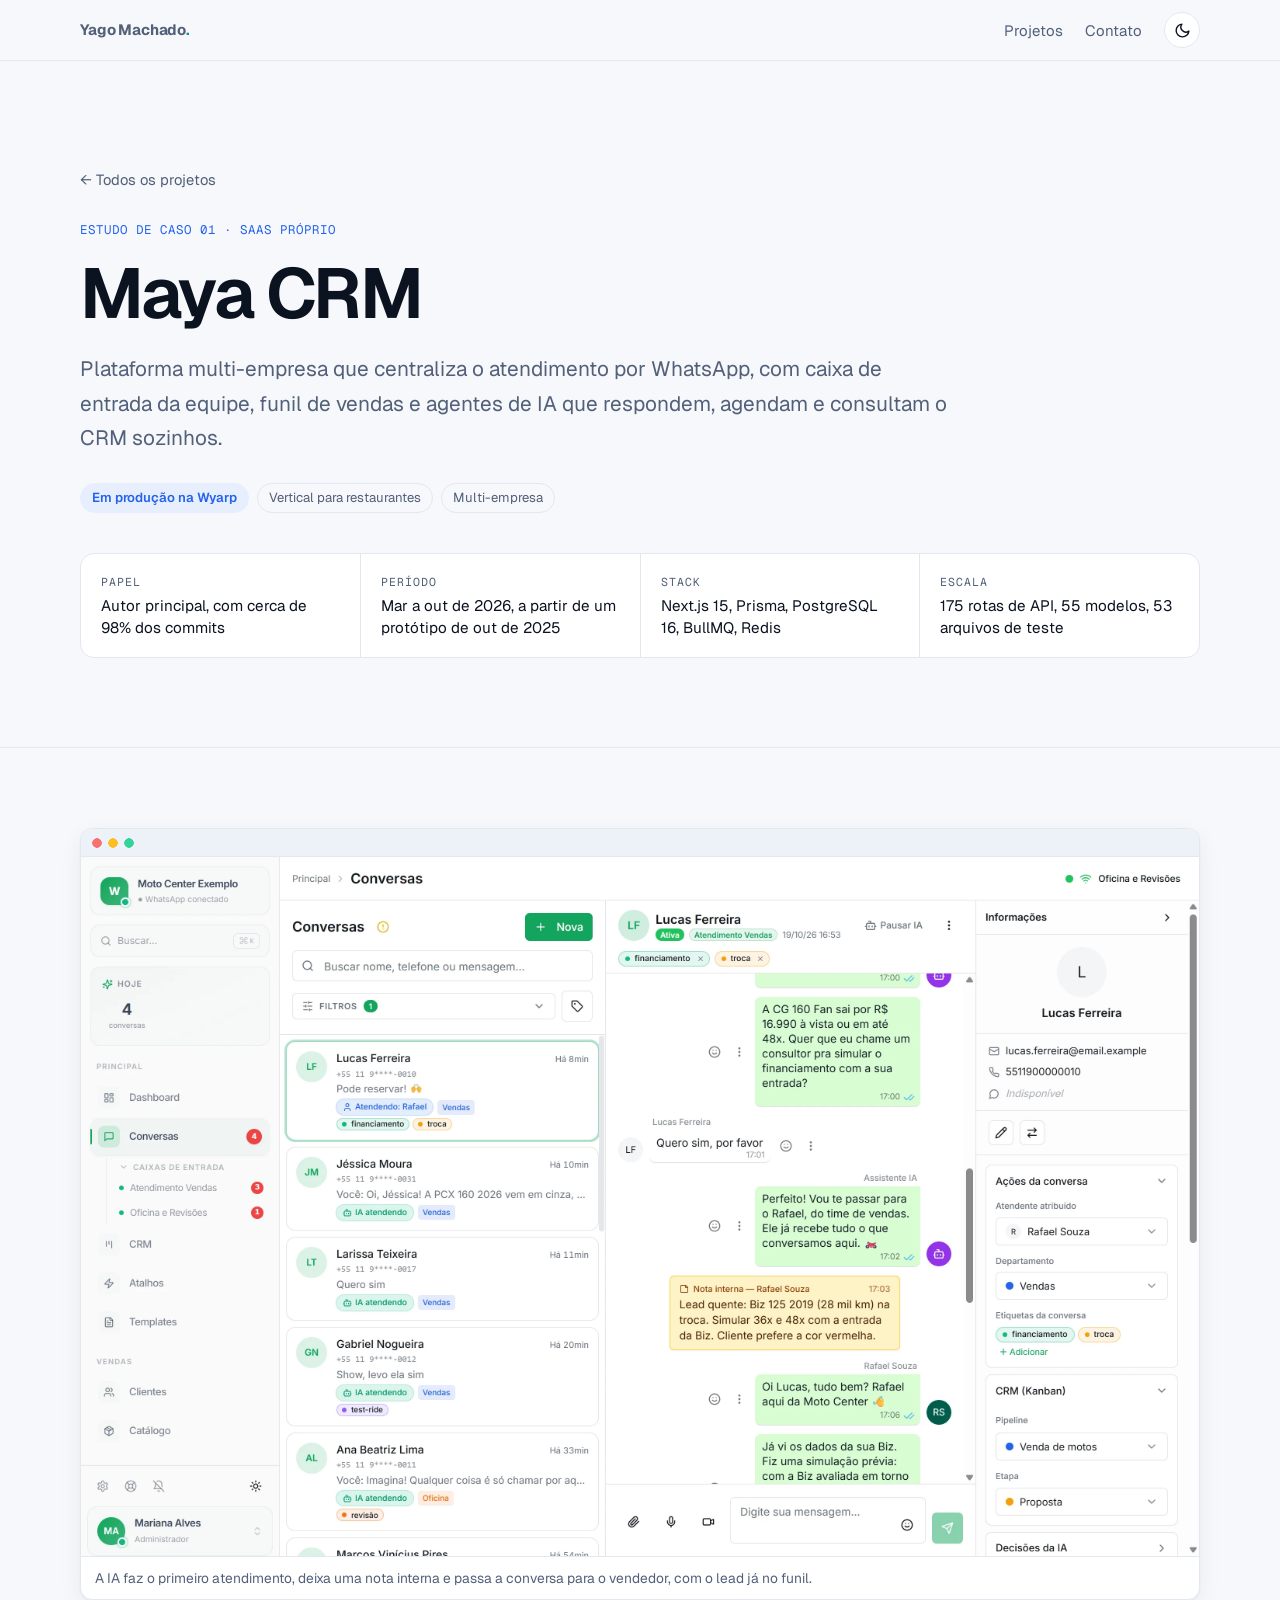
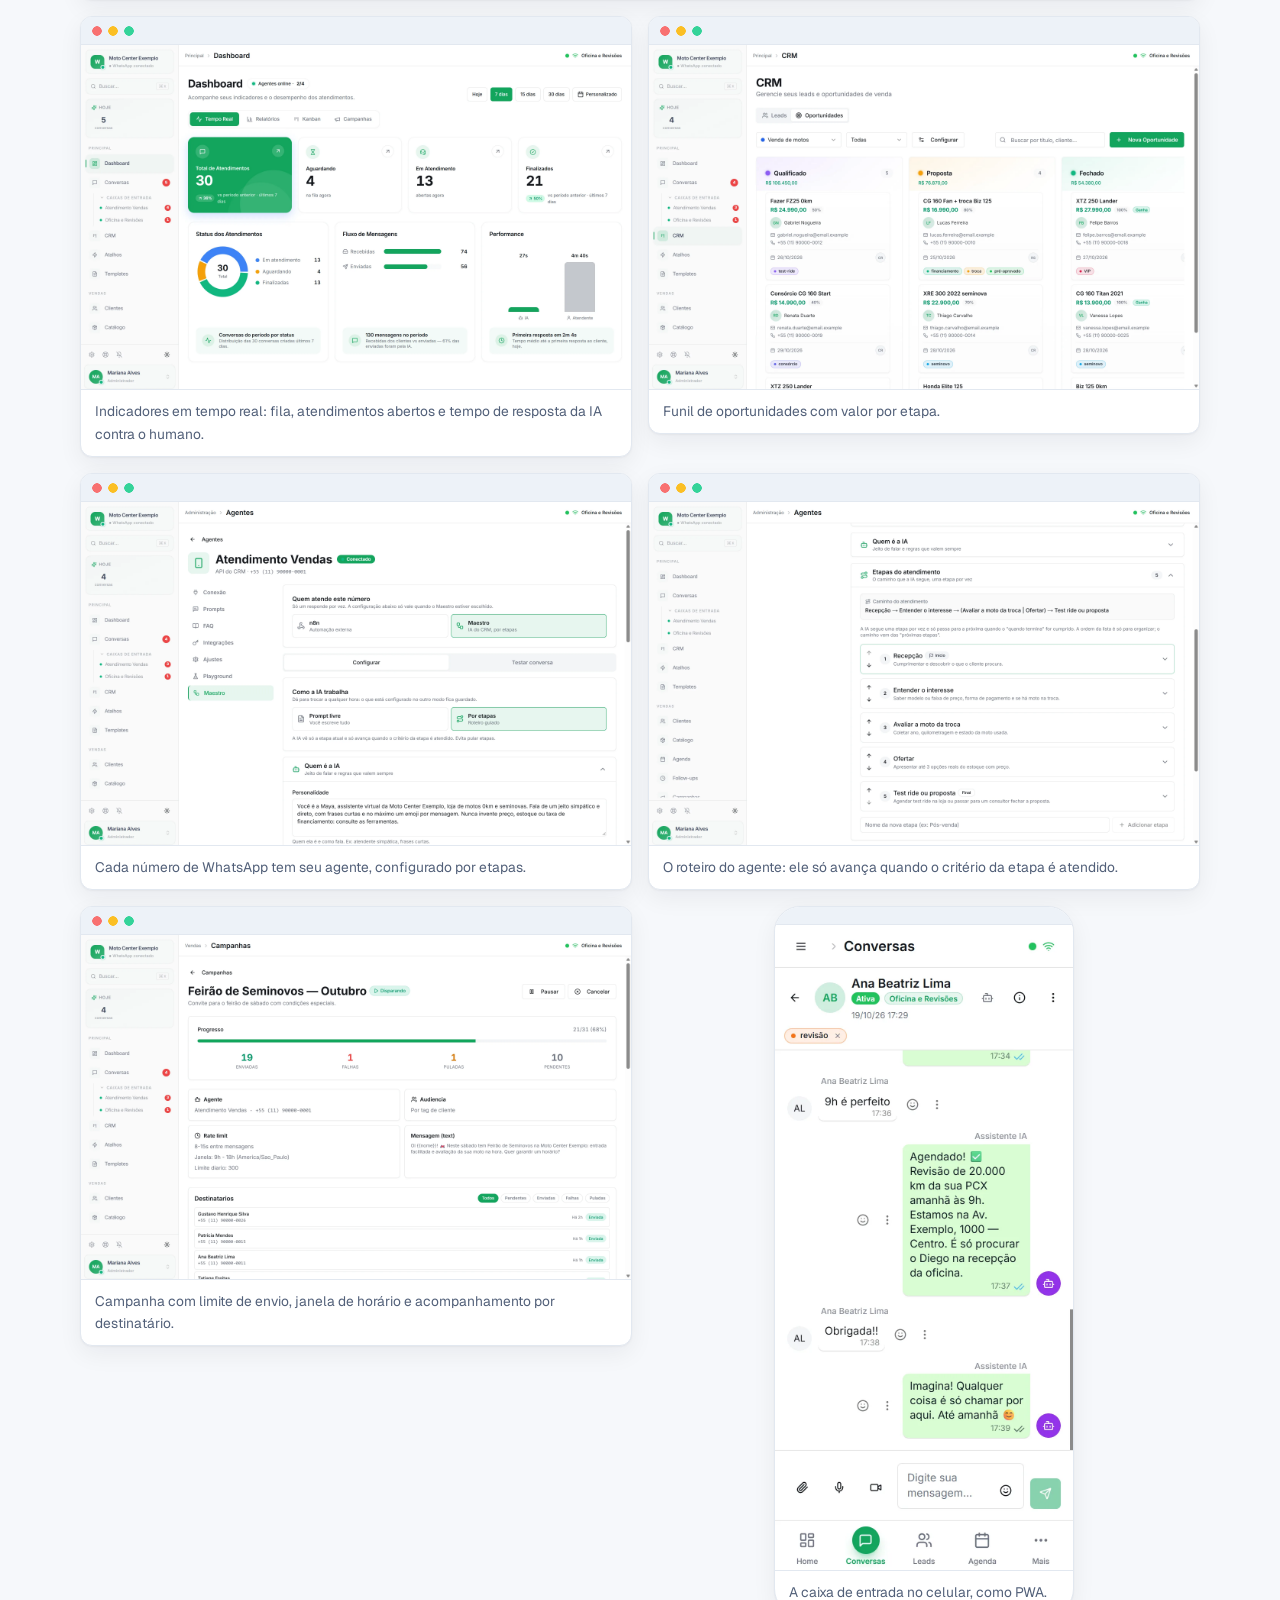
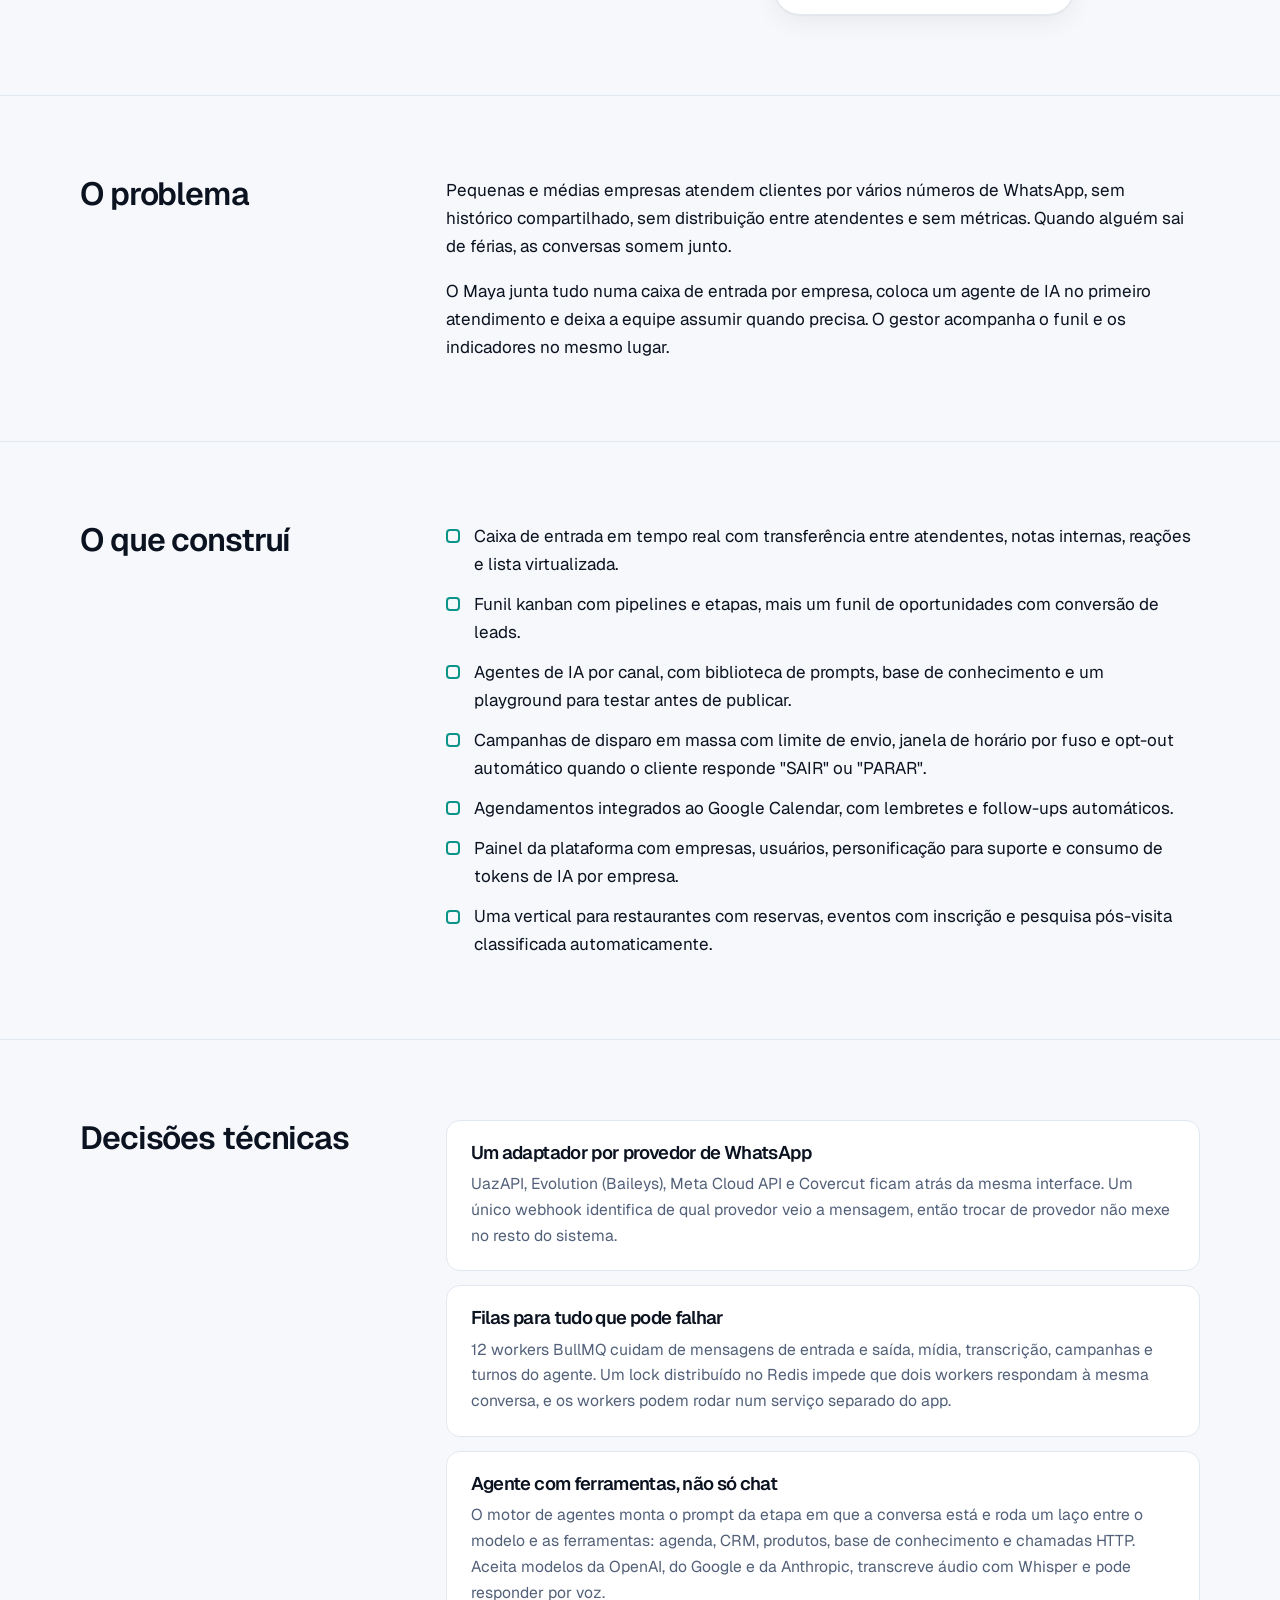
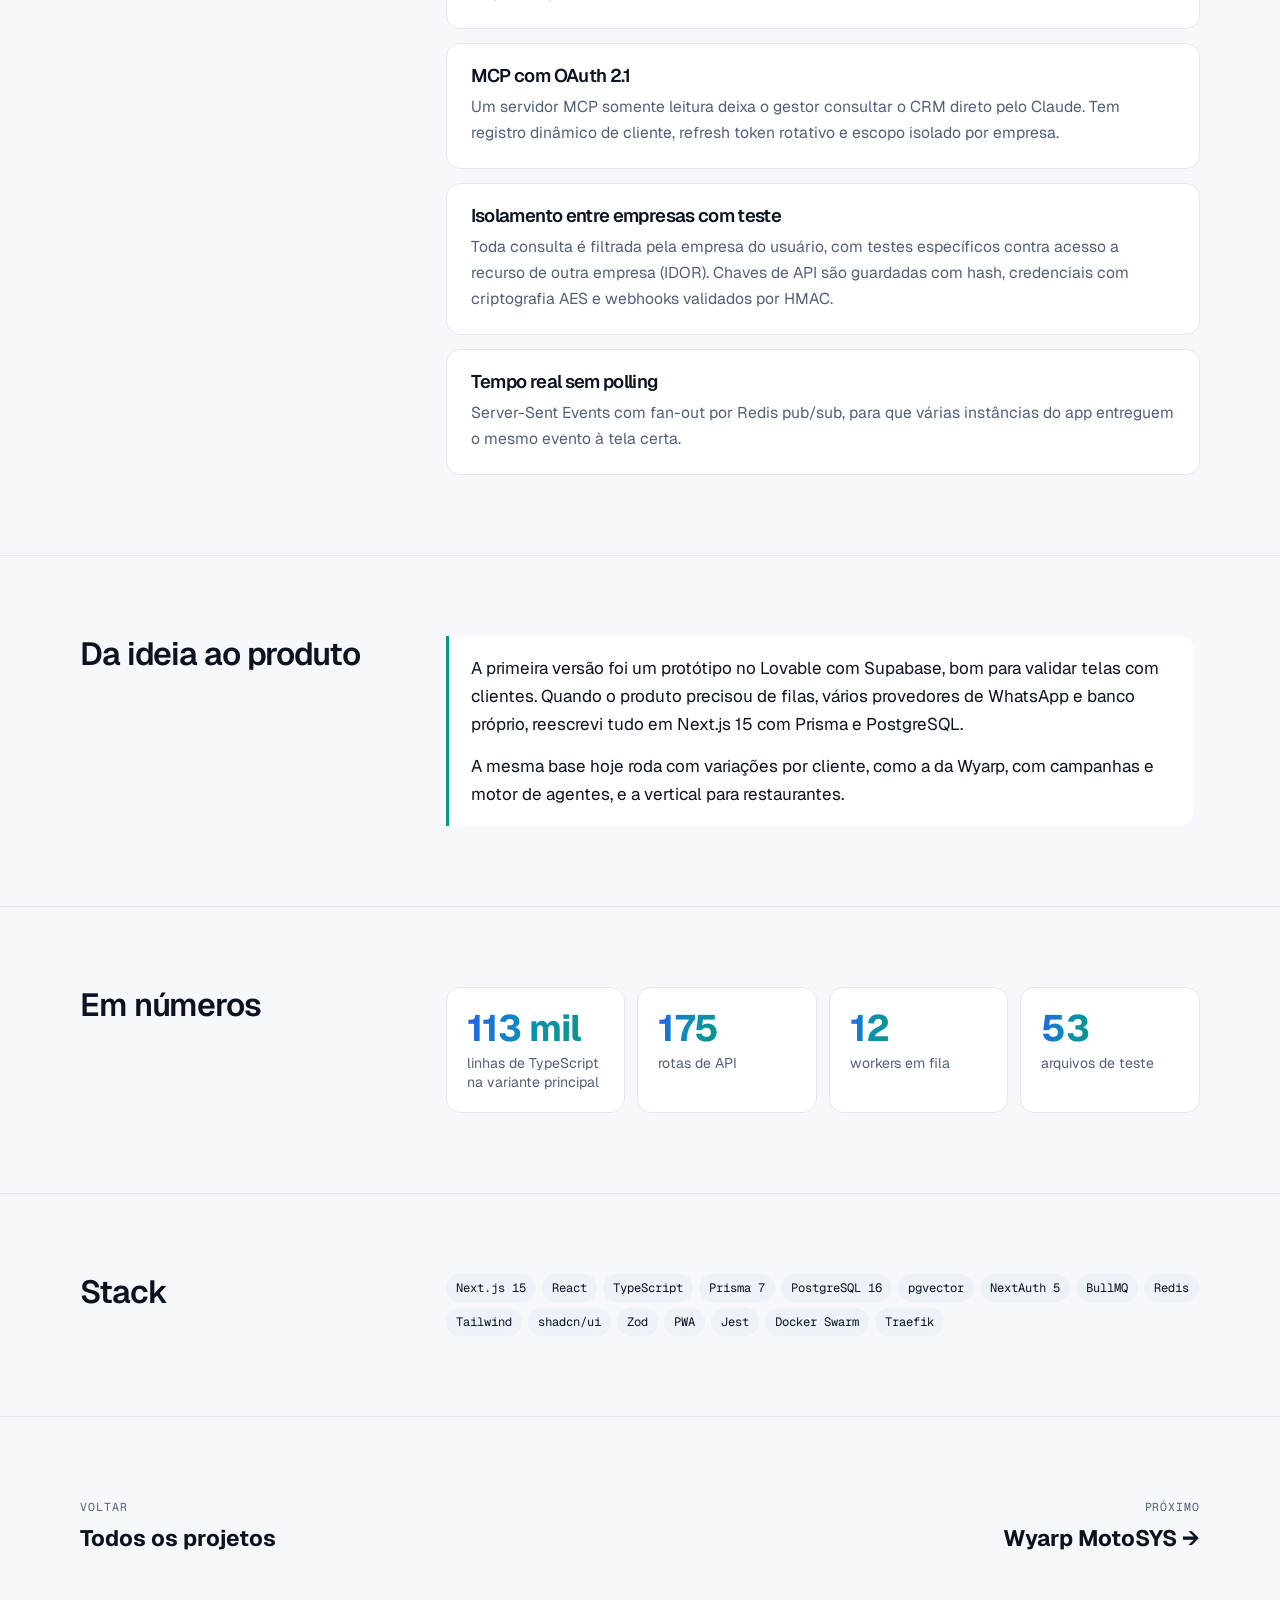
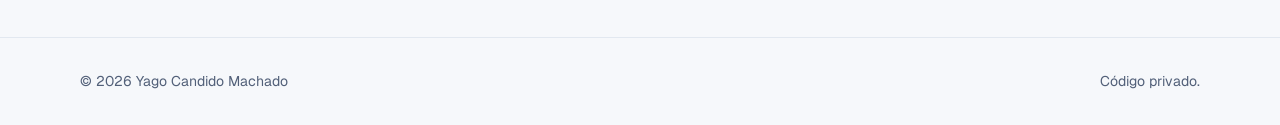
<file: projetos/maya-crm.html>
<!doctype html>
<html lang="pt-BR">
<head>
  <meta charset="utf-8">
  <meta name="viewport" content="width=device-width, initial-scale=1">
  <title>Maya CRM · Yago Candido Machado</title>
  <meta name="description" content="Estudo de caso: plataforma multi-empresa de atendimento por WhatsApp com agentes de IA, filas e servidor MCP com OAuth 2.1.">
  <link rel="icon" href="../assets/favicon.svg" type="image/svg+xml">
  <link rel="preconnect" href="https://fonts.googleapis.com">
  <link rel="preconnect" href="https://fonts.gstatic.com" crossorigin>
  <link href="https://fonts.googleapis.com/css2?family=Geist:wght@400;500;600;700&family=Geist+Mono:wght@400;500&display=swap" rel="stylesheet">
  <link rel="stylesheet" href="../assets/style.css">
  <script>try { var t = localStorage.getItem("tema"); if (t) document.documentElement.setAttribute("data-theme", t); } catch (e) {}</script>
</head>
<body>
  <a class="skip" href="#conteudo">Pular para o conteúdo</a>
  <header class="nav">
    <div class="wrap">
      <a class="brand" href="../">Yago Machado<span>.</span></a>
      <nav aria-label="Principal">
        <ul>
          <li><a href="../#projetos">Projetos</a></li>
          <li><a href="../#contato">Contato</a></li>
          <li>
            <button class="theme-toggle" type="button" aria-label="Alternar tema claro ou escuro">
              <svg class="moon" viewBox="0 0 24 24" fill="none" stroke="currentColor" stroke-width="2" stroke-linecap="round" stroke-linejoin="round" aria-hidden="true"><path d="M21 12.8A9 9 0 1 1 11.2 3a7 7 0 0 0 9.8 9.8z"/></svg>
              <svg class="sun" viewBox="0 0 24 24" fill="none" stroke="currentColor" stroke-width="2" stroke-linecap="round" aria-hidden="true"><circle cx="12" cy="12" r="4.5"/><path d="M12 2v2M12 20v2M4.9 4.9l1.4 1.4M17.7 17.7l1.4 1.4M2 12h2M20 12h2M4.9 19.1l1.4-1.4M17.7 6.3l1.4-1.4"/></svg>
            </button>
          </li>
        </ul>
      </nav>
    </div>
  </header>

  <main id="conteudo">
    <section class="case-hero">
      <div class="wrap">
        <a class="back" href="../#projetos">← Todos os projetos</a>
        <p class="eyebrow">Estudo de caso 01 · SaaS próprio</p>
        <h1>Maya CRM</h1>
        <p class="lead">Plataforma multi-empresa que centraliza o atendimento por WhatsApp, com caixa de entrada da equipe, funil de vendas e agentes de IA que respondem, agendam e consultam o CRM sozinhos.</p>
        <ul class="tags"><li class="hot">Em produção na Wyarp</li><li>Vertical para restaurantes</li><li>Multi-empresa</li></ul>
        <dl class="case-meta">
          <div><dt>Papel</dt><dd>Autor principal, com cerca de 98% dos commits</dd></div>
          <div><dt>Período</dt><dd>Mar a out de 2026, a partir de um protótipo de out de 2025</dd></div>
          <div><dt>Stack</dt><dd>Next.js 15, Prisma, PostgreSQL 16, BullMQ, Redis</dd></div>
          <div><dt>Escala</dt><dd>175 rotas de API, 55 modelos, 53 arquivos de teste</dd></div>
        </dl>
      </div>
    </section>

    <section class="case-section">
      <div class="wrap">
        <div class="gallery">
          <figure class="shot with-caption wide">
            <img src="../assets/prints/maya-crm/01-conversas.webp" width="2880" height="1800" alt="Caixa de entrada com conversa em que a IA atende e passa para um vendedor" loading="lazy" decoding="async">
            <figcaption>A IA faz o primeiro atendimento, deixa uma nota interna e passa a conversa para o vendedor, com o lead já no funil.</figcaption>
          </figure>
          <figure class="shot with-caption ">
            <img src="../assets/prints/maya-crm/03-dashboard.webp" width="2880" height="1800" alt="Dashboard em tempo real com atendimentos por status e tempo de resposta" loading="lazy" decoding="async">
            <figcaption>Indicadores em tempo real: fila, atendimentos abertos e tempo de resposta da IA contra o humano.</figcaption>
          </figure>
          <figure class="shot with-caption ">
            <img src="../assets/prints/maya-crm/02-crm-kanban.webp" width="2880" height="1800" alt="Funil kanban de oportunidades de venda" loading="lazy" decoding="async">
            <figcaption>Funil de oportunidades com valor por etapa.</figcaption>
          </figure>
          <figure class="shot with-caption ">
            <img src="../assets/prints/maya-crm/04-agente.webp" width="2880" height="1800" alt="Configuração de um agente de IA por etapas" loading="lazy" decoding="async">
            <figcaption>Cada número de WhatsApp tem seu agente, configurado por etapas.</figcaption>
          </figure>
          <figure class="shot with-caption ">
            <img src="../assets/prints/maya-crm/04b-agente-etapas.webp" width="2880" height="1800" alt="Roteiro do agente com cinco etapas" loading="lazy" decoding="async">
            <figcaption>O roteiro do agente: ele só avança quando o critério da etapa é atendido.</figcaption>
          </figure>
          <figure class="shot with-caption ">
            <img src="../assets/prints/maya-crm/05-campanha.webp" width="2880" height="1800" alt="Campanha de disparo em andamento com progresso e destinatários" loading="lazy" decoding="async">
            <figcaption>Campanha com limite de envio, janela de horário e acompanhamento por destinatário.</figcaption>
          </figure>
          <figure class="shot with-caption phone">
            <img src="../assets/prints/maya-crm/06-conversa-mobile.webp" width="780" height="1688" alt="Conversa no celular" loading="lazy" decoding="async">
            <figcaption>A caixa de entrada no celular, como PWA.</figcaption>
          </figure>
        </div>
      </div>
    </section>
    <section class="case-section">
      <div class="wrap case-grid">
        <h2>O problema</h2>
        <div class="prose">
          <p>Pequenas e médias empresas atendem clientes por vários números de WhatsApp, sem histórico compartilhado, sem distribuição entre atendentes e sem métricas. Quando alguém sai de férias, as conversas somem junto.</p>
          <p>O Maya junta tudo numa caixa de entrada por empresa, coloca um agente de IA no primeiro atendimento e deixa a equipe assumir quando precisa. O gestor acompanha o funil e os indicadores no mesmo lugar.</p>
        </div>
      </div>
    </section>

    <section class="case-section">
      <div class="wrap case-grid">
        <h2>O que construí</h2>
        <div class="prose">
          <ul class="checklist">
            <li>Caixa de entrada em tempo real com transferência entre atendentes, notas internas, reações e lista virtualizada.</li>
            <li>Funil kanban com pipelines e etapas, mais um funil de oportunidades com conversão de leads.</li>
            <li>Agentes de IA por canal, com biblioteca de prompts, base de conhecimento e um playground para testar antes de publicar.</li>
            <li>Campanhas de disparo em massa com limite de envio, janela de horário por fuso e opt-out automático quando o cliente responde "SAIR" ou "PARAR".</li>
            <li>Agendamentos integrados ao Google Calendar, com lembretes e follow-ups automáticos.</li>
            <li>Painel da plataforma com empresas, usuários, personificação para suporte e consumo de tokens de IA por empresa.</li>
            <li>Uma vertical para restaurantes com reservas, eventos com inscrição e pesquisa pós-visita classificada automaticamente.</li>
          </ul>
        </div>
      </div>
    </section>

    <section class="case-section">
      <div class="wrap case-grid">
        <h2>Decisões técnicas</h2>
        <div class="decisions">
          <div class="decision">
            <h3>Um adaptador por provedor de WhatsApp</h3>
            <p>UazAPI, Evolution (Baileys), Meta Cloud API e Covercut ficam atrás da mesma interface. Um único webhook identifica de qual provedor veio a mensagem, então trocar de provedor não mexe no resto do sistema.</p>
          </div>
          <div class="decision">
            <h3>Filas para tudo que pode falhar</h3>
            <p>12 workers BullMQ cuidam de mensagens de entrada e saída, mídia, transcrição, campanhas e turnos do agente. Um lock distribuído no Redis impede que dois workers respondam à mesma conversa, e os workers podem rodar num serviço separado do app.</p>
          </div>
          <div class="decision">
            <h3>Agente com ferramentas, não só chat</h3>
            <p>O motor de agentes monta o prompt da etapa em que a conversa está e roda um laço entre o modelo e as ferramentas: agenda, CRM, produtos, base de conhecimento e chamadas HTTP. Aceita modelos da OpenAI, do Google e da Anthropic, transcreve áudio com Whisper e pode responder por voz.</p>
          </div>
          <div class="decision">
            <h3>MCP com OAuth 2.1</h3>
            <p>Um servidor MCP somente leitura deixa o gestor consultar o CRM direto pelo Claude. Tem registro dinâmico de cliente, refresh token rotativo e escopo isolado por empresa.</p>
          </div>
          <div class="decision">
            <h3>Isolamento entre empresas com teste</h3>
            <p>Toda consulta é filtrada pela empresa do usuário, com testes específicos contra acesso a recurso de outra empresa (IDOR). Chaves de API são guardadas com hash, credenciais com criptografia AES e webhooks validados por HMAC.</p>
          </div>
          <div class="decision">
            <h3>Tempo real sem polling</h3>
            <p>Server-Sent Events com fan-out por Redis pub/sub, para que várias instâncias do app entreguem o mesmo evento à tela certa.</p>
          </div>
        </div>
      </div>
    </section>

    <section class="case-section">
      <div class="wrap case-grid">
        <h2>Da ideia ao produto</h2>
        <div class="prose">
          <div class="callout">
            <p>A primeira versão foi um protótipo no Lovable com Supabase, bom para validar telas com clientes. Quando o produto precisou de filas, vários provedores de WhatsApp e banco próprio, reescrevi tudo em Next.js 15 com Prisma e PostgreSQL.</p>
            <p>A mesma base hoje roda com variações por cliente, como a da Wyarp, com campanhas e motor de agentes, e a vertical para restaurantes.</p>
          </div>
        </div>
      </div>
    </section>

    <section class="case-section">
      <div class="wrap case-grid">
        <h2>Em números</h2>
        <div class="stats">
          <div class="stat"><b>113 mil</b><span>linhas de TypeScript na variante principal</span></div>
          <div class="stat"><b>175</b><span>rotas de API</span></div>
          <div class="stat"><b>12</b><span>workers em fila</span></div>
          <div class="stat"><b>53</b><span>arquivos de teste</span></div>
        </div>
      </div>
    </section>

    <section class="case-section">
      <div class="wrap case-grid">
        <h2>Stack</h2>
        <div>
          <ul class="chips"><li>Next.js 15</li><li>React</li><li>TypeScript</li><li>Prisma 7</li><li>PostgreSQL 16</li><li>pgvector</li><li>NextAuth 5</li><li>BullMQ</li><li>Redis</li><li>Tailwind</li><li>shadcn/ui</li><li>Zod</li><li>PWA</li><li>Jest</li><li>Docker Swarm</li><li>Traefik</li></ul>
        </div>
      </div>
    </section>

    <section class="case-section">
      <div class="wrap next-project">
        <a href="../#projetos"><small>Voltar</small><b>Todos os projetos</b></a>
        <a class="right" href="wyarp-motosys.html"><small>Próximo</small><b>Wyarp MotoSYS →</b></a>
      </div>
    </section>
  </main>

  <footer class="footer">
    <div class="wrap">
      <span>© <span data-ano>2026</span> Yago Candido Machado</span>
      <span>Código privado.</span>
    </div>
  </footer>
  <script src="../assets/site.js"></script>
</body>
</html>
</file>
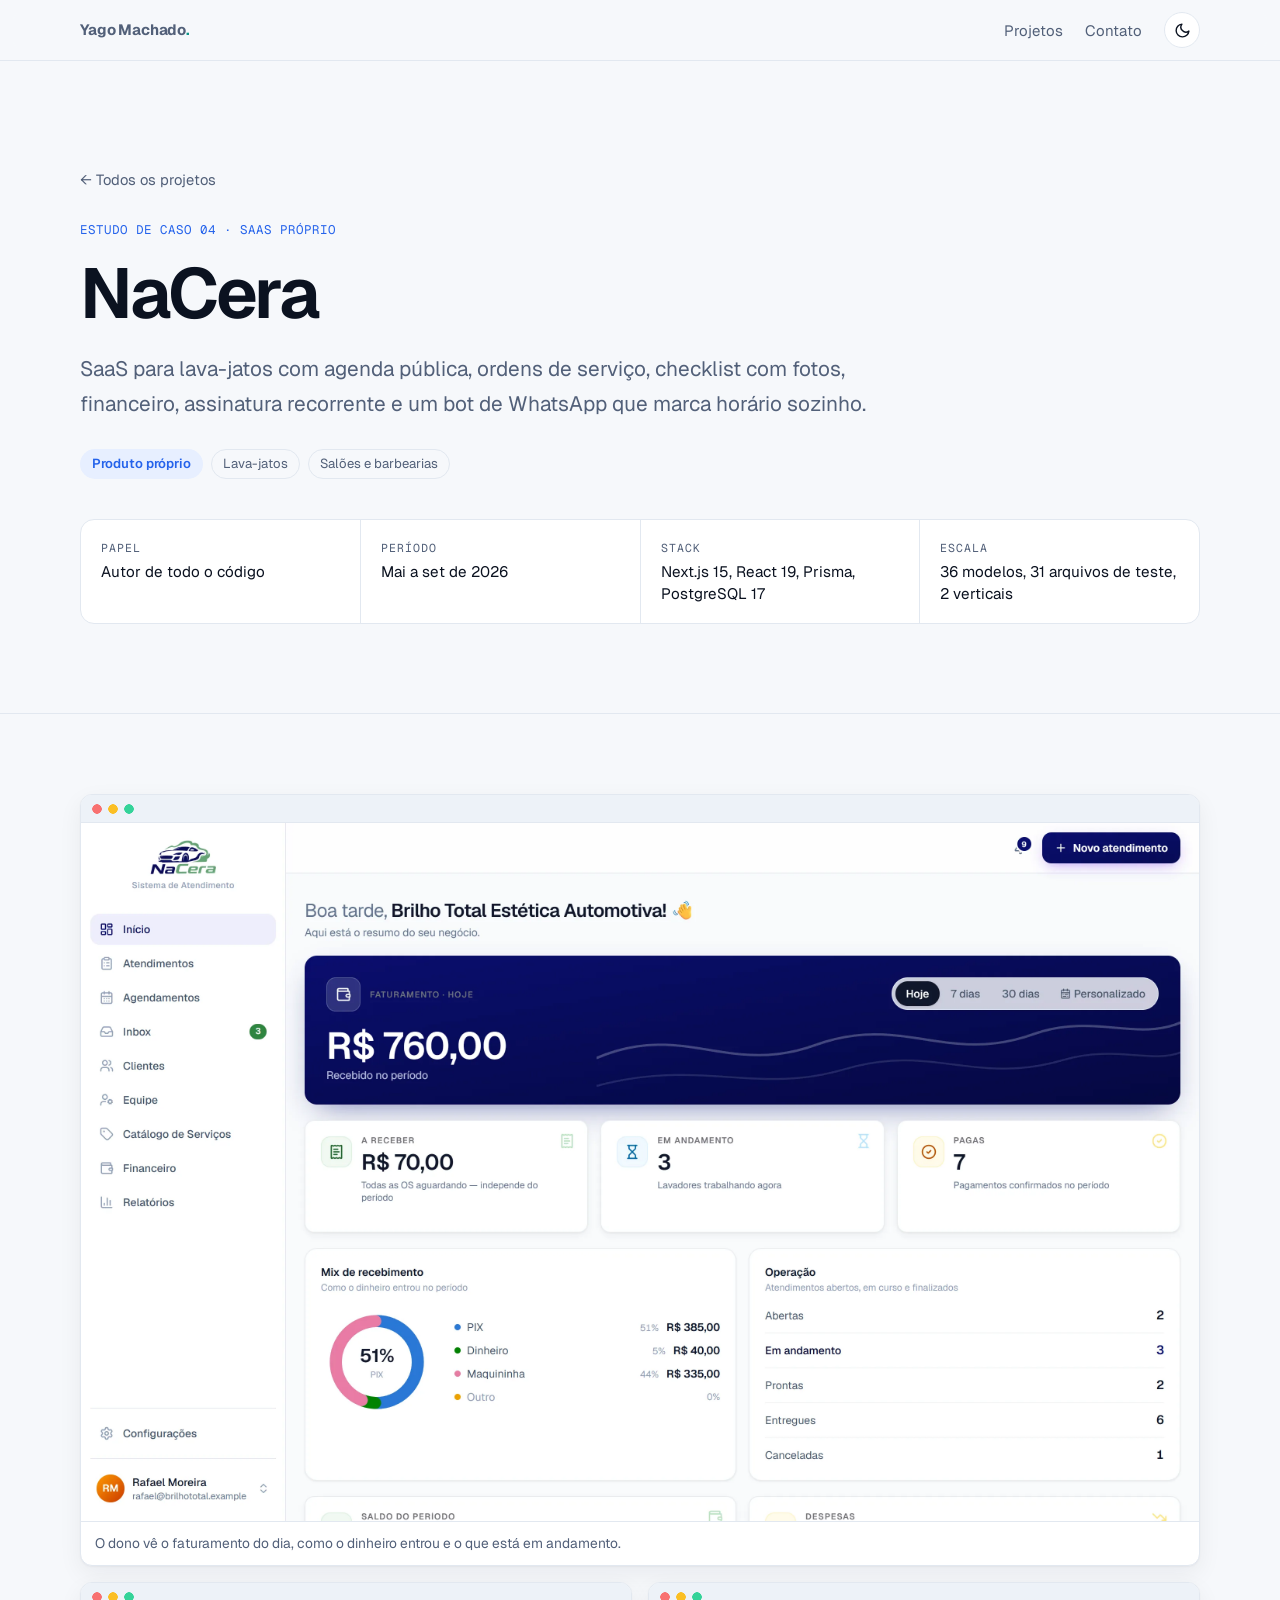
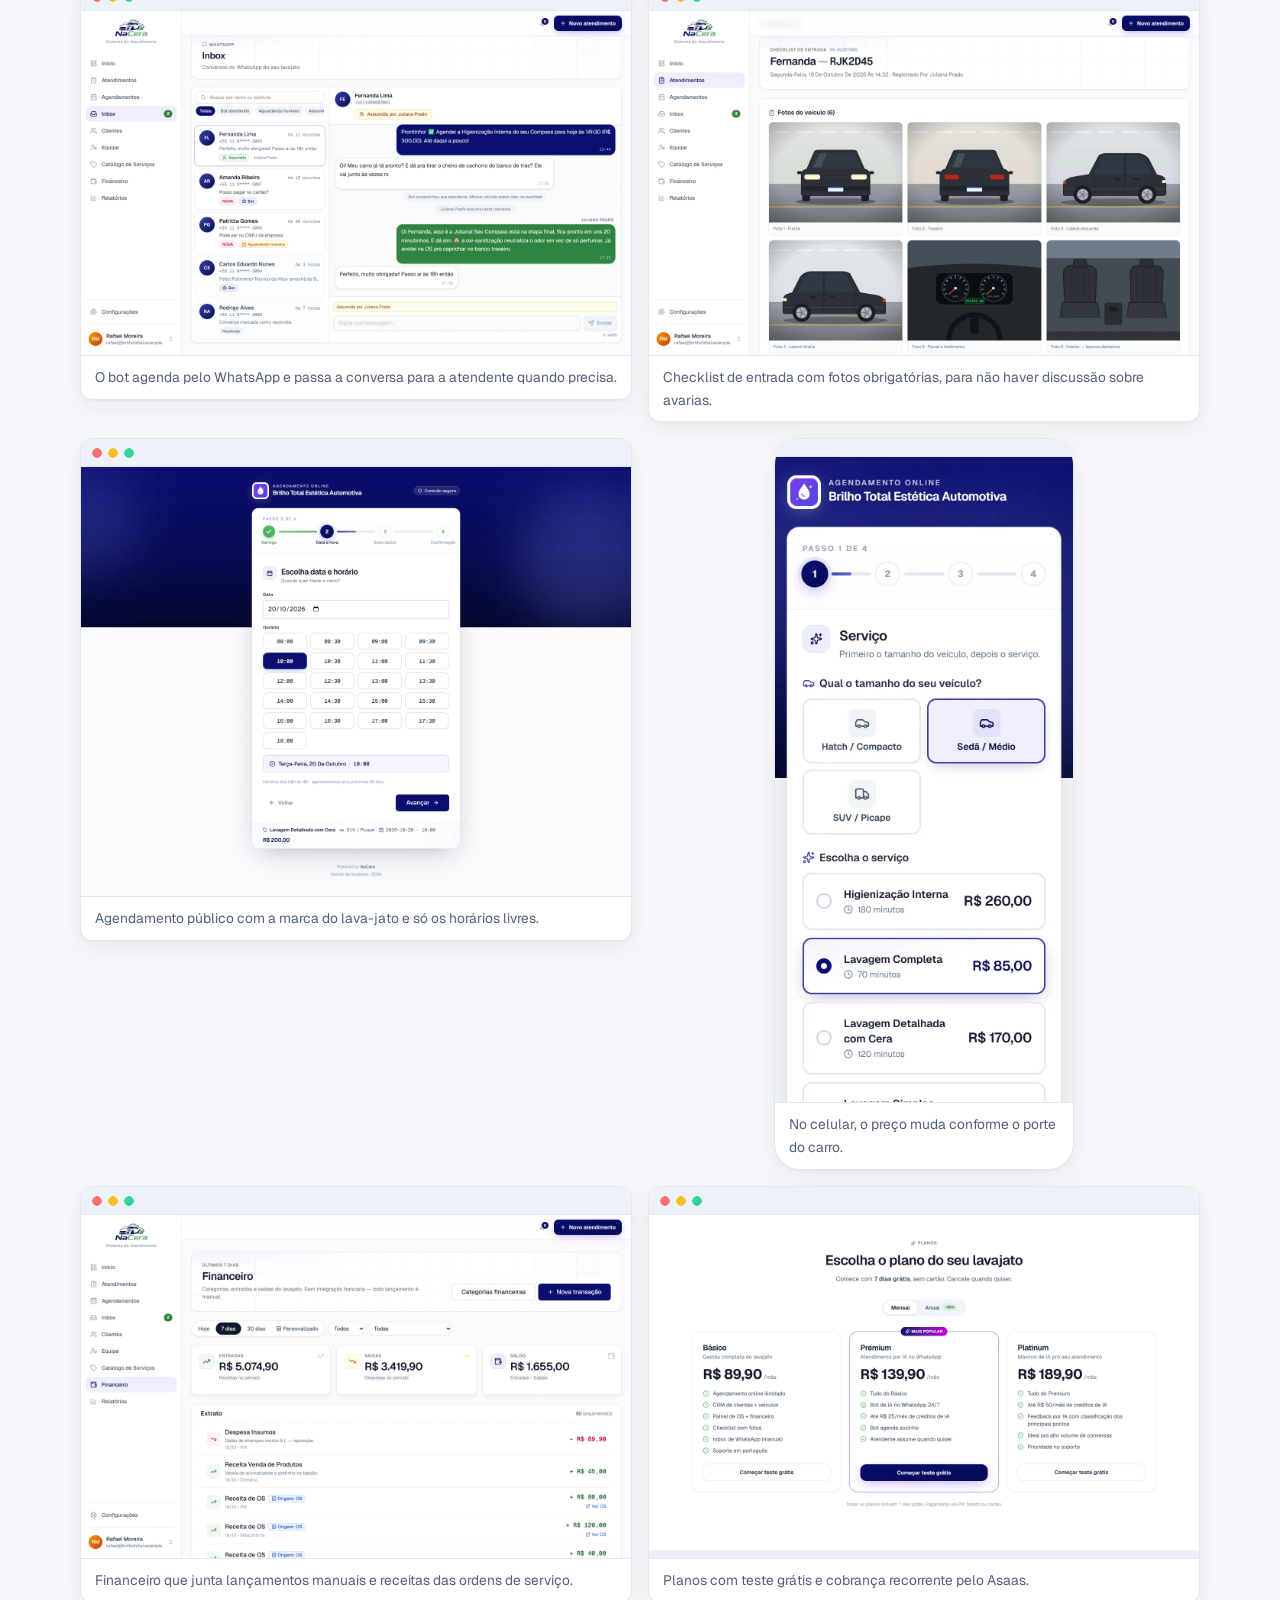
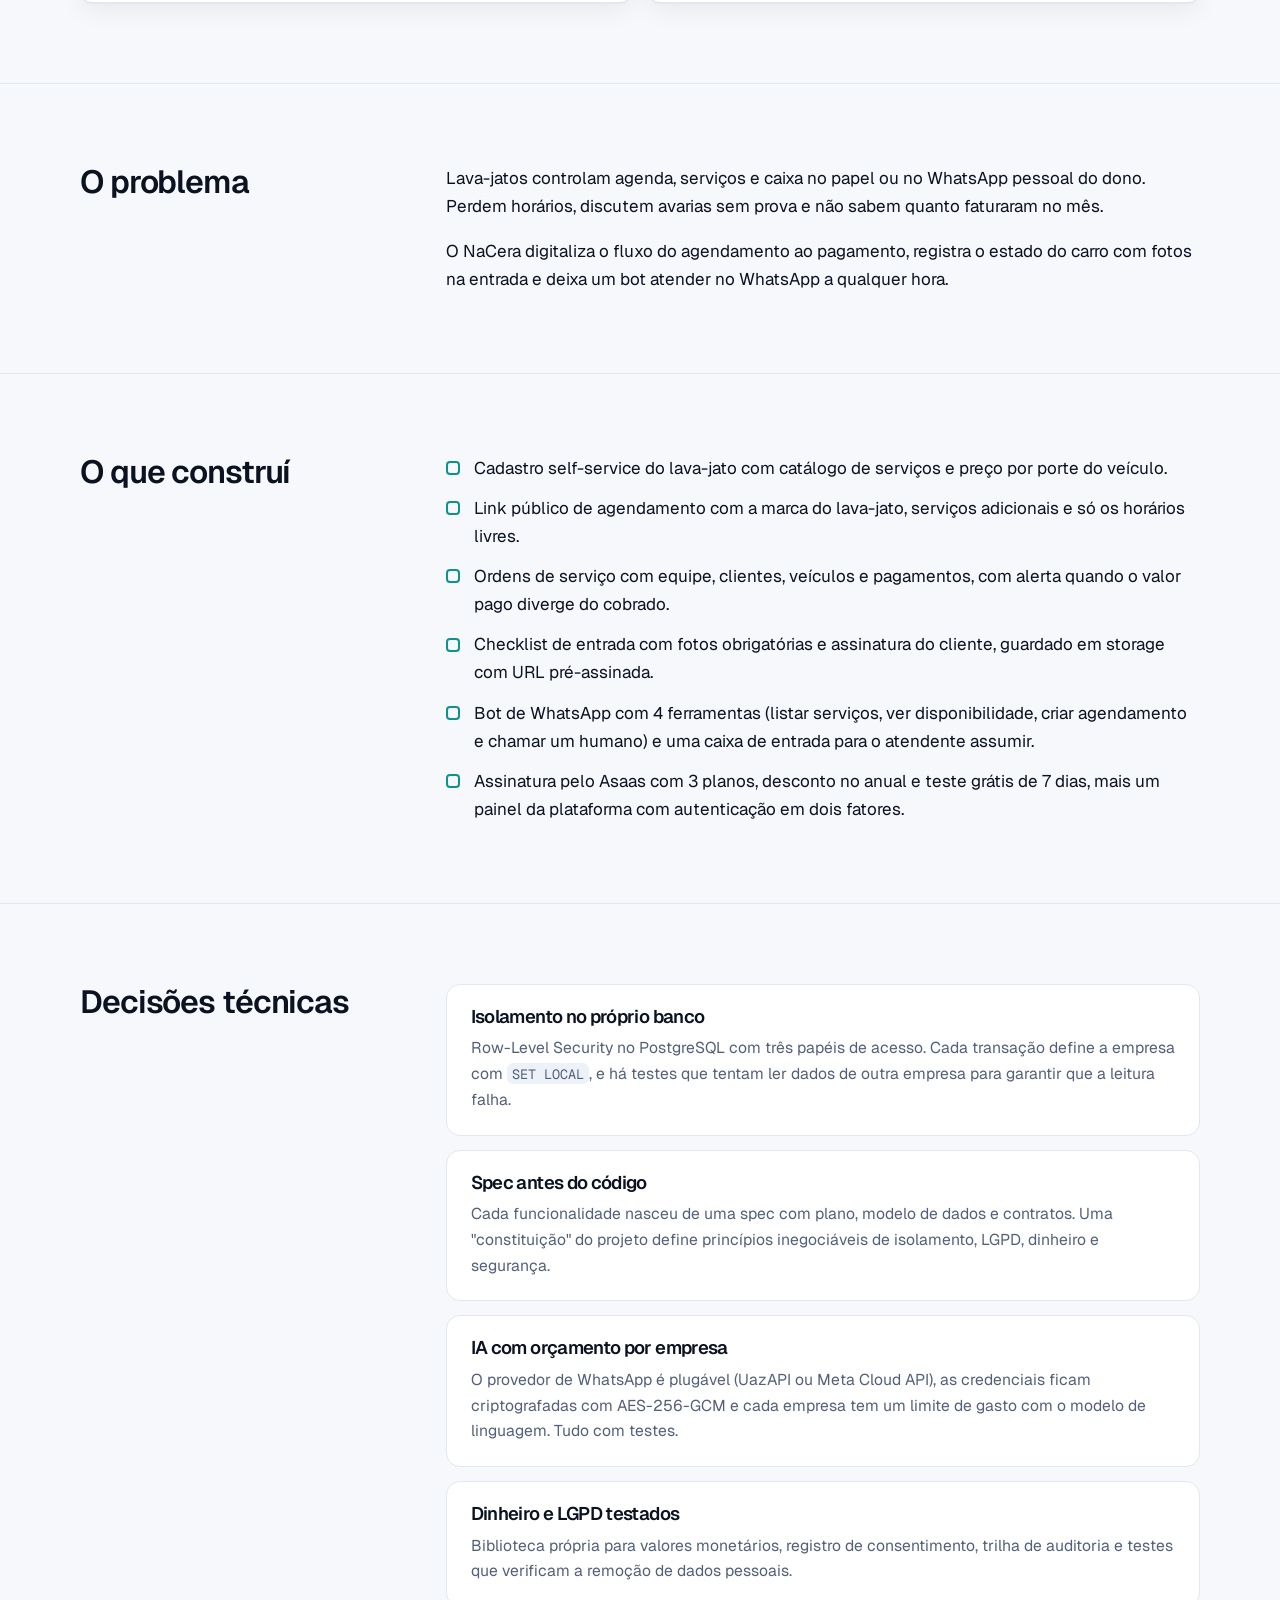
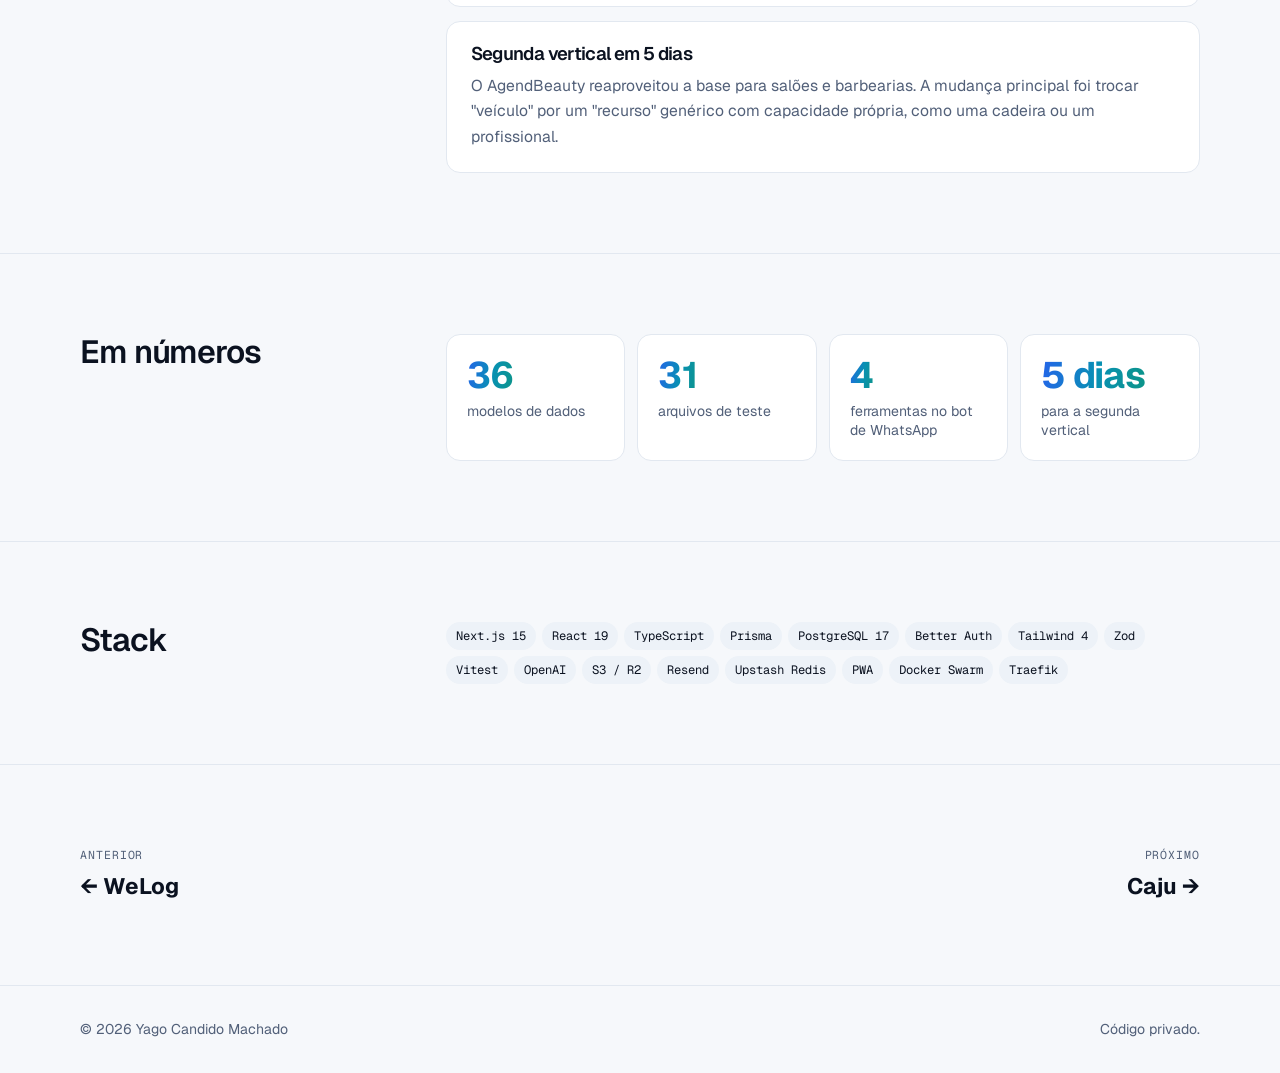
<file: projetos/nacera.html>
<!doctype html>
<html lang="pt-BR">
<head>
  <meta charset="utf-8">
  <meta name="viewport" content="width=device-width, initial-scale=1">
  <title>NaCera · Yago Candido Machado</title>
  <meta name="description" content="Estudo de caso: SaaS para lava-jatos com Row-Level Security no PostgreSQL, bot de WhatsApp com ferramentas e assinatura recorrente.">
  <link rel="icon" href="../assets/favicon.svg" type="image/svg+xml">
  <link rel="preconnect" href="https://fonts.googleapis.com">
  <link rel="preconnect" href="https://fonts.gstatic.com" crossorigin>
  <link href="https://fonts.googleapis.com/css2?family=Geist:wght@400;500;600;700&family=Geist+Mono:wght@400;500&display=swap" rel="stylesheet">
  <link rel="stylesheet" href="../assets/style.css">
  <script>try { var t = localStorage.getItem("tema"); if (t) document.documentElement.setAttribute("data-theme", t); } catch (e) {}</script>
</head>
<body>
  <a class="skip" href="#conteudo">Pular para o conteúdo</a>
  <header class="nav">
    <div class="wrap">
      <a class="brand" href="../">Yago Machado<span>.</span></a>
      <nav aria-label="Principal">
        <ul>
          <li><a href="../#projetos">Projetos</a></li>
          <li><a href="../#contato">Contato</a></li>
          <li>
            <button class="theme-toggle" type="button" aria-label="Alternar tema claro ou escuro">
              <svg class="moon" viewBox="0 0 24 24" fill="none" stroke="currentColor" stroke-width="2" stroke-linecap="round" stroke-linejoin="round" aria-hidden="true"><path d="M21 12.8A9 9 0 1 1 11.2 3a7 7 0 0 0 9.8 9.8z"/></svg>
              <svg class="sun" viewBox="0 0 24 24" fill="none" stroke="currentColor" stroke-width="2" stroke-linecap="round" aria-hidden="true"><circle cx="12" cy="12" r="4.5"/><path d="M12 2v2M12 20v2M4.9 4.9l1.4 1.4M17.7 17.7l1.4 1.4M2 12h2M20 12h2M4.9 19.1l1.4-1.4M17.7 6.3l1.4-1.4"/></svg>
            </button>
          </li>
        </ul>
      </nav>
    </div>
  </header>

  <main id="conteudo">
    <section class="case-hero">
      <div class="wrap">
        <a class="back" href="../#projetos">← Todos os projetos</a>
        <p class="eyebrow">Estudo de caso 04 · SaaS próprio</p>
        <h1>NaCera</h1>
        <p class="lead">SaaS para lava-jatos com agenda pública, ordens de serviço, checklist com fotos, financeiro, assinatura recorrente e um bot de WhatsApp que marca horário sozinho.</p>
        <ul class="tags"><li class="hot">Produto próprio</li><li>Lava-jatos</li><li>Salões e barbearias</li></ul>
        <dl class="case-meta">
          <div><dt>Papel</dt><dd>Autor de todo o código</dd></div>
          <div><dt>Período</dt><dd>Mai a set de 2026</dd></div>
          <div><dt>Stack</dt><dd>Next.js 15, React 19, Prisma, PostgreSQL 17</dd></div>
          <div><dt>Escala</dt><dd>36 modelos, 31 arquivos de teste, 2 verticais</dd></div>
        </dl>
      </div>
    </section>

    <section class="case-section">
      <div class="wrap">
        <div class="gallery">
          <figure class="shot with-caption wide">
            <img src="../assets/prints/nacera/03-dashboard.webp" width="2880" height="1800" alt="Dashboard do lava-jato com faturamento do dia, mix de recebimento e operação" loading="lazy" decoding="async">
            <figcaption>O dono vê o faturamento do dia, como o dinheiro entrou e o que está em andamento.</figcaption>
          </figure>
          <figure class="shot with-caption">
            <img src="../assets/prints/nacera/05-inbox.webp" width="2880" height="1800" alt="Inbox do WhatsApp com conversa em que o bot agenda e a atendente assume" loading="lazy" decoding="async">
            <figcaption>O bot agenda pelo WhatsApp e passa a conversa para a atendente quando precisa.</figcaption>
          </figure>
          <figure class="shot with-caption">
            <img src="../assets/prints/nacera/04-checklist.webp" width="2880" height="1800" alt="Checklist de entrada com seis fotos do veículo" loading="lazy" decoding="async">
            <figcaption>Checklist de entrada com fotos obrigatórias, para não haver discussão sobre avarias.</figcaption>
          </figure>
          <figure class="shot with-caption">
            <img src="../assets/prints/nacera/02-agendamento-publico.webp" width="2880" height="2246" alt="Página pública de agendamento com grade de horários" loading="lazy" decoding="async">
            <figcaption>Agendamento público com a marca do lava-jato e só os horários livres.</figcaption>
          </figure>
          <figure class="shot phone with-caption">
            <img src="../assets/prints/nacera/07-agendamento-mobile.webp" width="780" height="1688" alt="Escolha de porte e serviço no celular, com preço por porte" loading="lazy" decoding="async">
            <figcaption>No celular, o preço muda conforme o porte do carro.</figcaption>
          </figure>
          <figure class="shot with-caption">
            <img src="../assets/prints/nacera/06-financeiro.webp" width="2880" height="1800" alt="Financeiro com entradas, saídas, saldo e extrato" loading="lazy" decoding="async">
            <figcaption>Financeiro que junta lançamentos manuais e receitas das ordens de serviço.</figcaption>
          </figure>
          <figure class="shot with-caption">
            <img src="../assets/prints/nacera/01-landing-planos.webp" width="2880" height="1800" alt="Planos do NaCera com teste grátis de 7 dias" loading="lazy" decoding="async">
            <figcaption>Planos com teste grátis e cobrança recorrente pelo Asaas.</figcaption>
          </figure>
        </div>
      </div>
    </section>

    <section class="case-section">
      <div class="wrap case-grid">
        <h2>O problema</h2>
        <div class="prose">
          <p>Lava-jatos controlam agenda, serviços e caixa no papel ou no WhatsApp pessoal do dono. Perdem horários, discutem avarias sem prova e não sabem quanto faturaram no mês.</p>
          <p>O NaCera digitaliza o fluxo do agendamento ao pagamento, registra o estado do carro com fotos na entrada e deixa um bot atender no WhatsApp a qualquer hora.</p>
        </div>
      </div>
    </section>

    <section class="case-section">
      <div class="wrap case-grid">
        <h2>O que construí</h2>
        <div class="prose">
          <ul class="checklist">
            <li>Cadastro self-service do lava-jato com catálogo de serviços e preço por porte do veículo.</li>
            <li>Link público de agendamento com a marca do lava-jato, serviços adicionais e só os horários livres.</li>
            <li>Ordens de serviço com equipe, clientes, veículos e pagamentos, com alerta quando o valor pago diverge do cobrado.</li>
            <li>Checklist de entrada com fotos obrigatórias e assinatura do cliente, guardado em storage com URL pré-assinada.</li>
            <li>Bot de WhatsApp com 4 ferramentas (listar serviços, ver disponibilidade, criar agendamento e chamar um humano) e uma caixa de entrada para o atendente assumir.</li>
            <li>Assinatura pelo Asaas com 3 planos, desconto no anual e teste grátis de 7 dias, mais um painel da plataforma com autenticação em dois fatores.</li>
          </ul>
        </div>
      </div>
    </section>

    <section class="case-section">
      <div class="wrap case-grid">
        <h2>Decisões técnicas</h2>
        <div class="decisions">
          <div class="decision">
            <h3>Isolamento no próprio banco</h3>
            <p>Row-Level Security no PostgreSQL com três papéis de acesso. Cada transação define a empresa com <code>SET LOCAL</code>, e há testes que tentam ler dados de outra empresa para garantir que a leitura falha.</p>
          </div>
          <div class="decision">
            <h3>Spec antes do código</h3>
            <p>Cada funcionalidade nasceu de uma spec com plano, modelo de dados e contratos. Uma "constituição" do projeto define princípios inegociáveis de isolamento, LGPD, dinheiro e segurança.</p>
          </div>
          <div class="decision">
            <h3>IA com orçamento por empresa</h3>
            <p>O provedor de WhatsApp é plugável (UazAPI ou Meta Cloud API), as credenciais ficam criptografadas com AES-256-GCM e cada empresa tem um limite de gasto com o modelo de linguagem. Tudo com testes.</p>
          </div>
          <div class="decision">
            <h3>Dinheiro e LGPD testados</h3>
            <p>Biblioteca própria para valores monetários, registro de consentimento, trilha de auditoria e testes que verificam a remoção de dados pessoais.</p>
          </div>
          <div class="decision">
            <h3>Segunda vertical em 5 dias</h3>
            <p>O AgendBeauty reaproveitou a base para salões e barbearias. A mudança principal foi trocar "veículo" por um "recurso" genérico com capacidade própria, como uma cadeira ou um profissional.</p>
          </div>
        </div>
      </div>
    </section>

    <section class="case-section">
      <div class="wrap case-grid">
        <h2>Em números</h2>
        <div class="stats">
          <div class="stat"><b>36</b><span>modelos de dados</span></div>
          <div class="stat"><b>31</b><span>arquivos de teste</span></div>
          <div class="stat"><b>4</b><span>ferramentas no bot de WhatsApp</span></div>
          <div class="stat"><b>5 dias</b><span>para a segunda vertical</span></div>
        </div>
      </div>
    </section>

    <section class="case-section">
      <div class="wrap case-grid">
        <h2>Stack</h2>
        <div>
          <ul class="chips"><li>Next.js 15</li><li>React 19</li><li>TypeScript</li><li>Prisma</li><li>PostgreSQL 17</li><li>Better Auth</li><li>Tailwind 4</li><li>Zod</li><li>Vitest</li><li>OpenAI</li><li>S3 / R2</li><li>Resend</li><li>Upstash Redis</li><li>PWA</li><li>Docker Swarm</li><li>Traefik</li></ul>
        </div>
      </div>
    </section>

    <section class="case-section">
      <div class="wrap next-project">
        <a href="welog.html"><small>Anterior</small><b>← WeLog</b></a>
        <a class="right" href="caju.html"><small>Próximo</small><b>Caju →</b></a>
      </div>
    </section>
  </main>

  <footer class="footer">
    <div class="wrap">
      <span>© <span data-ano>2026</span> Yago Candido Machado</span>
      <span>Código privado.</span>
    </div>
  </footer>
  <script src="../assets/site.js"></script>
</body>
</html>
</file>
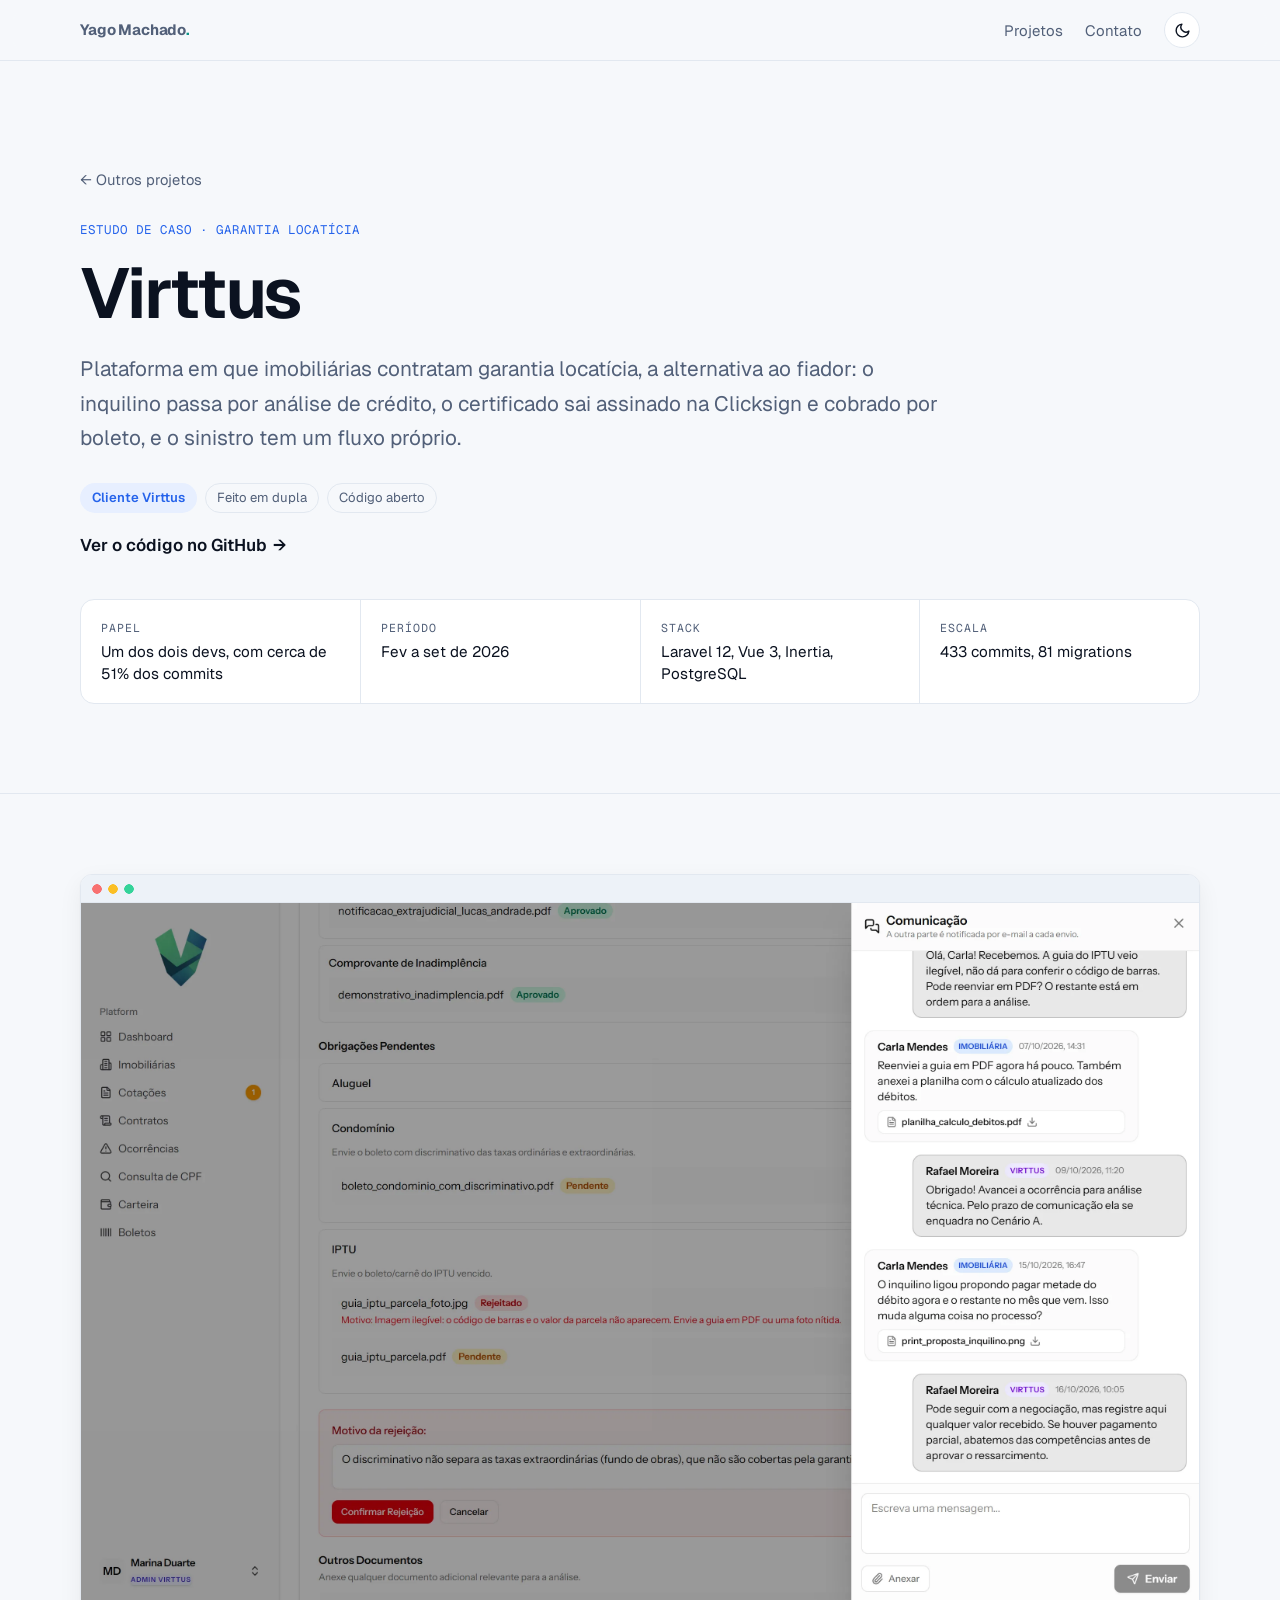
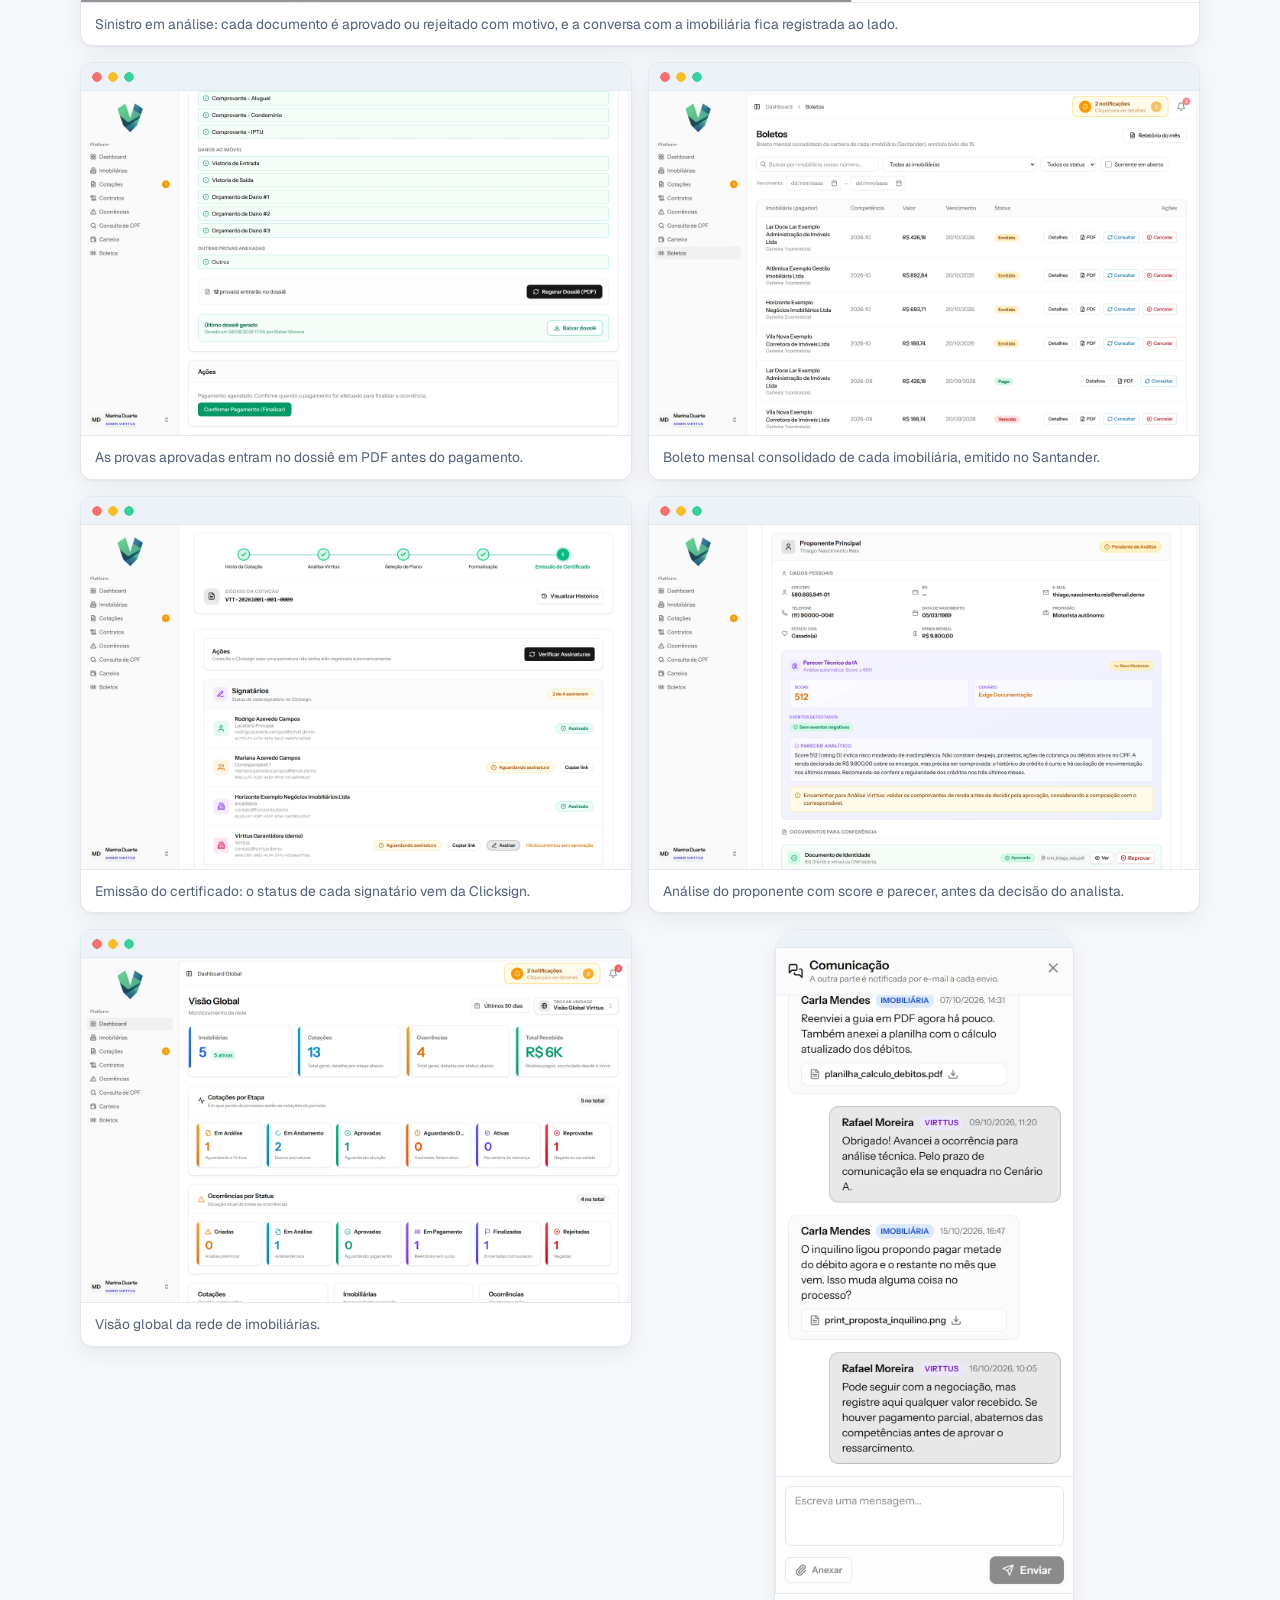
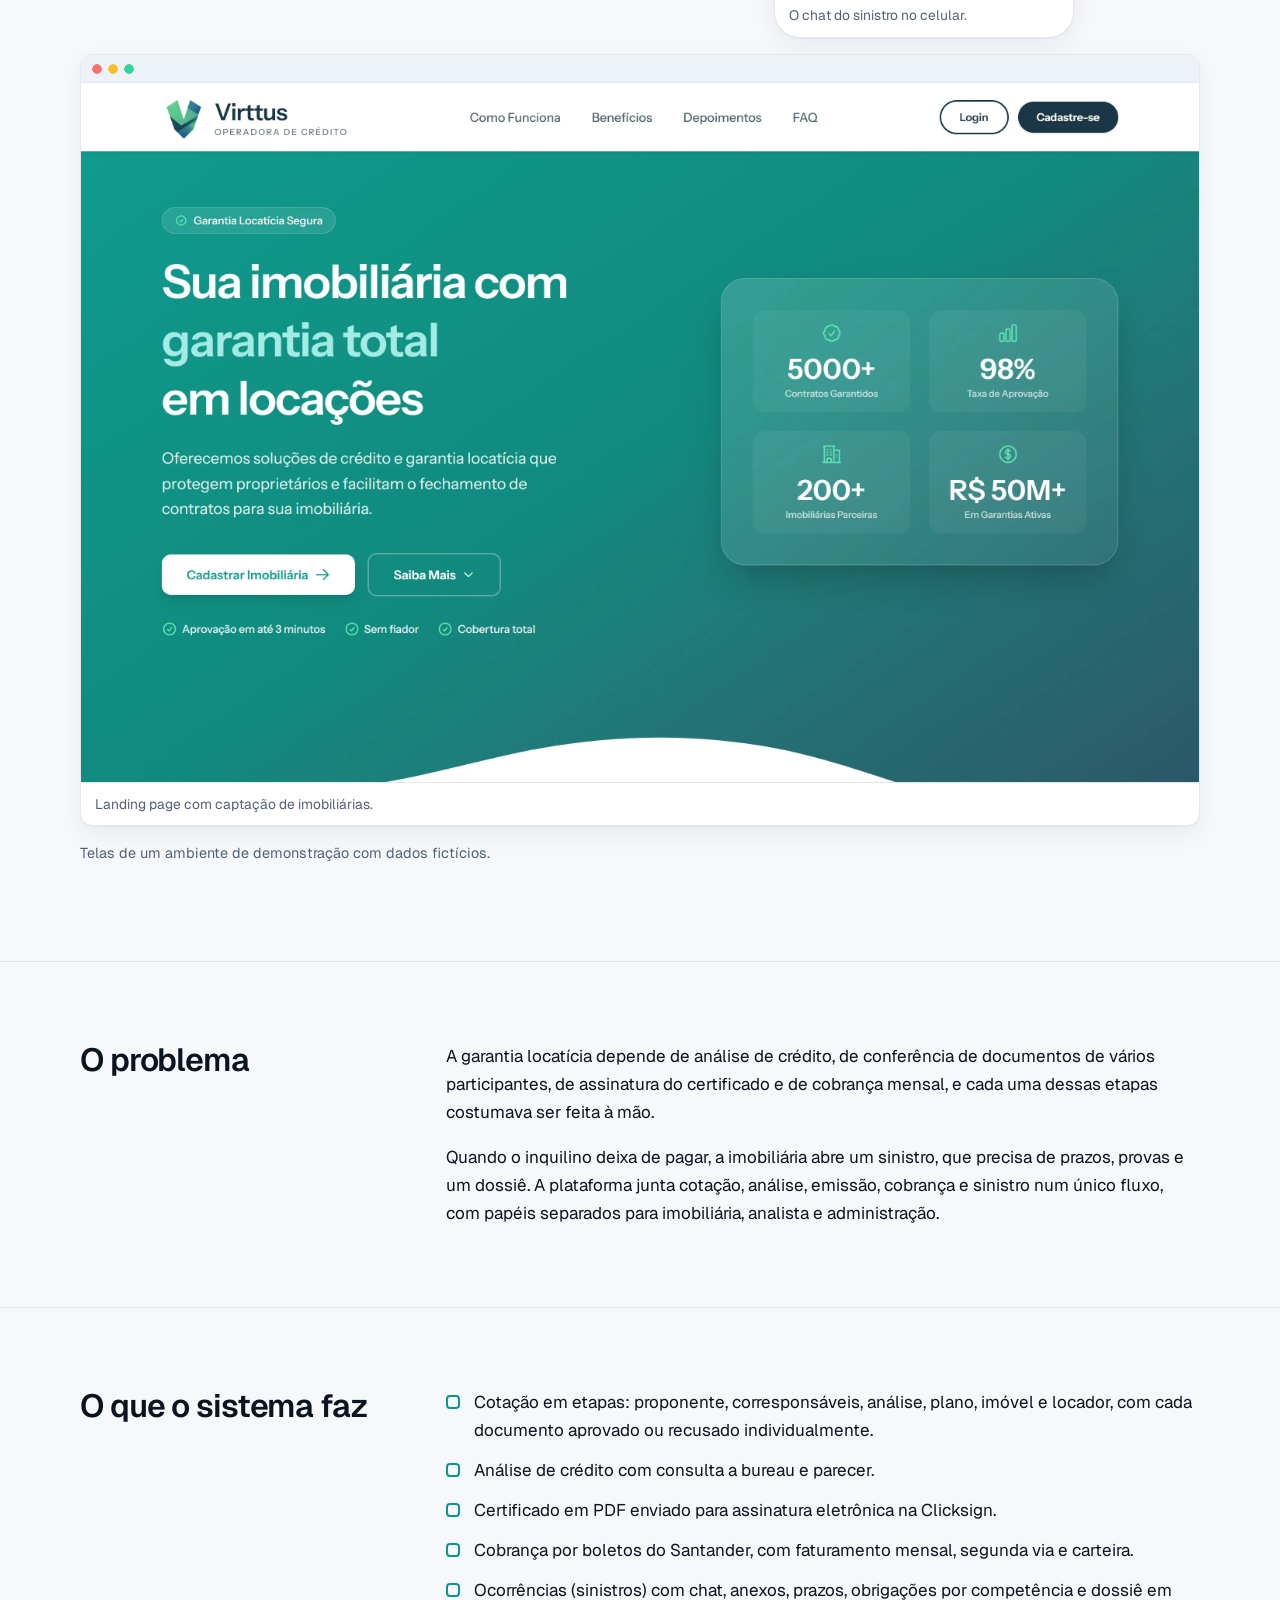
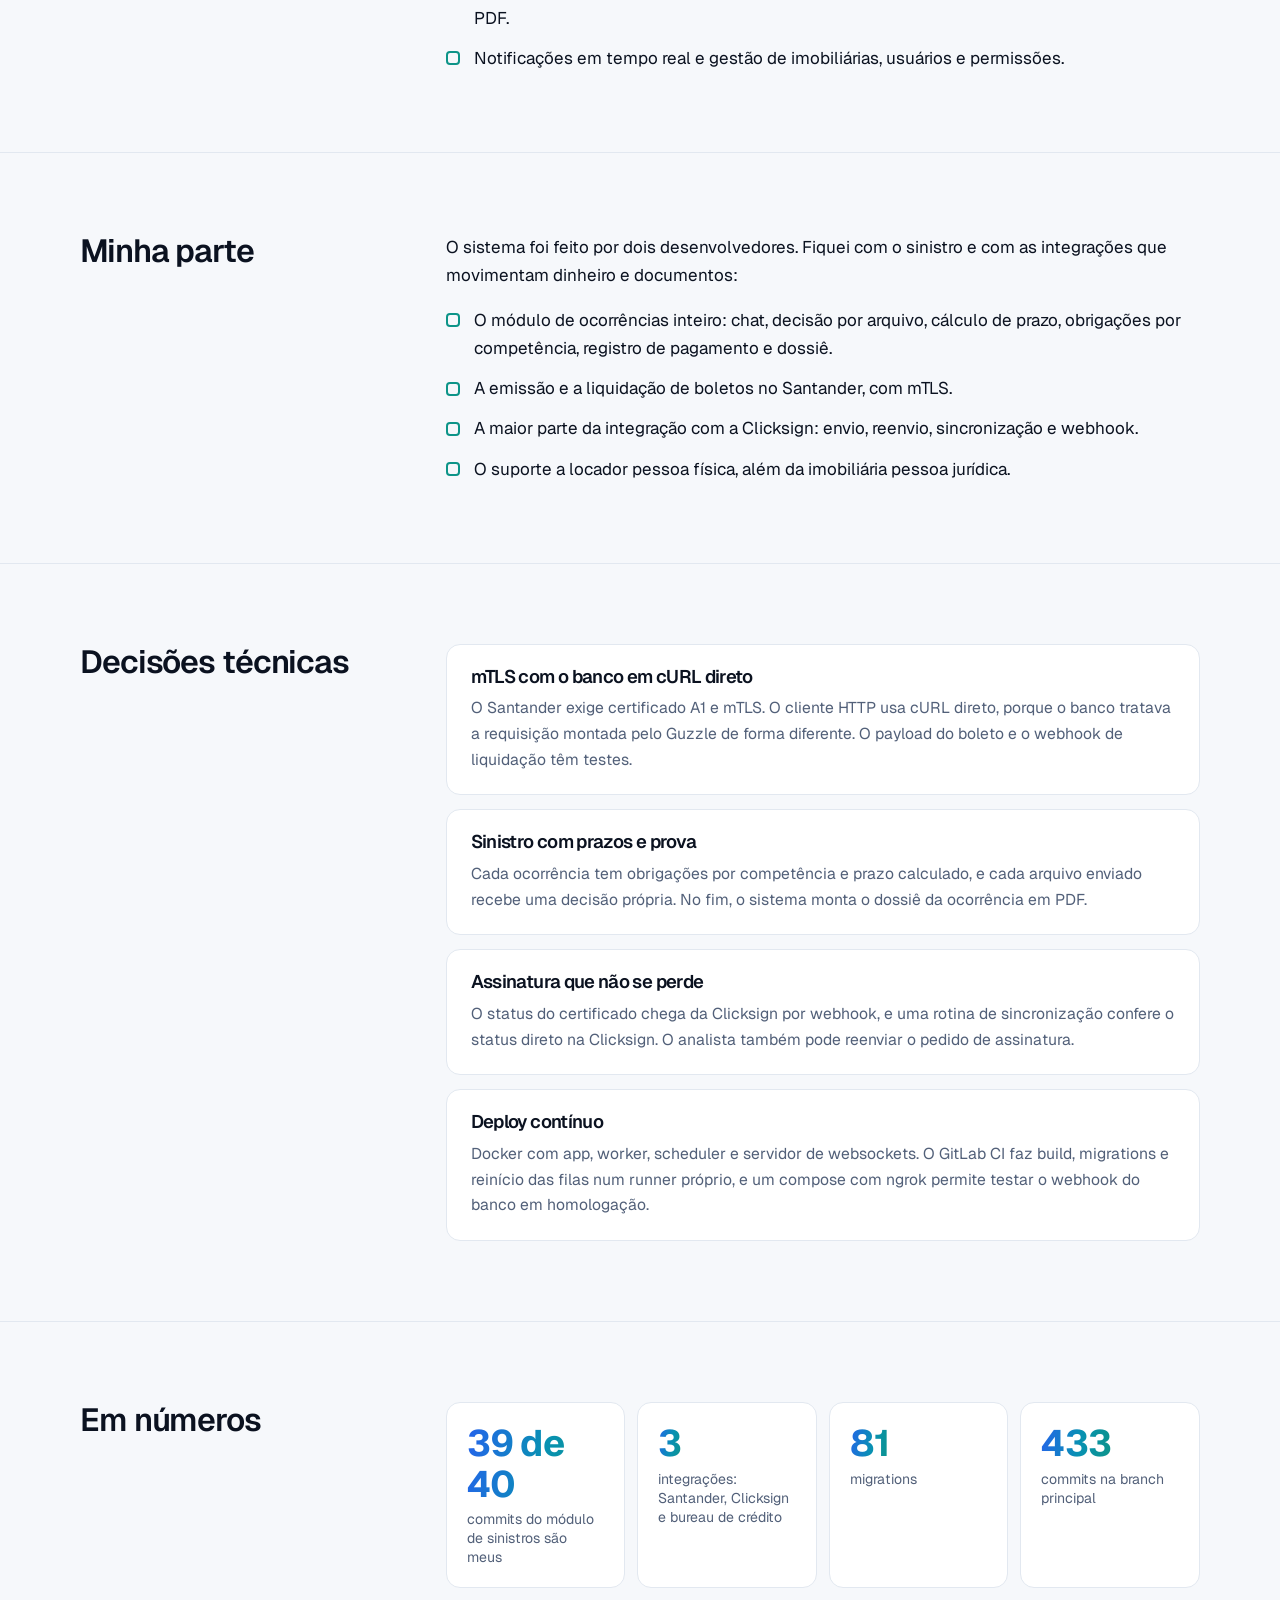
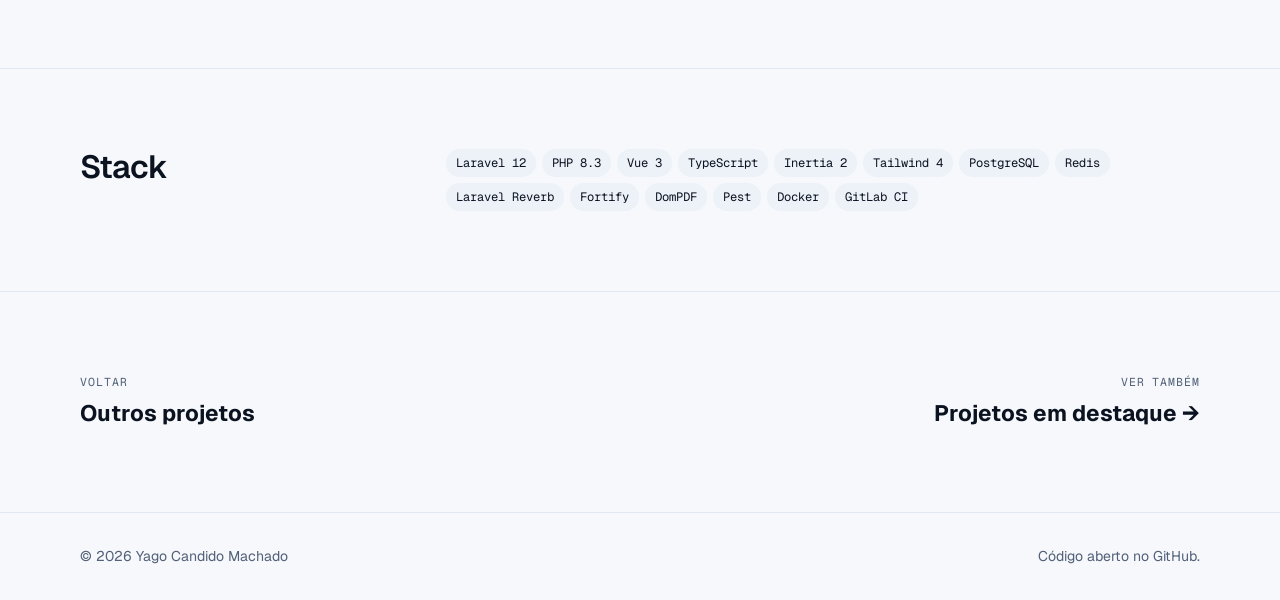
<file: projetos/virttus.html>
<!doctype html>
<html lang="pt-BR">
<head>
  <meta charset="utf-8">
  <meta name="viewport" content="width=device-width, initial-scale=1">
  <title>Virttus · Yago Candido Machado</title>
  <meta name="description" content="Estudo de caso: plataforma de garantia locatícia com sinistros, boletos no Santander via mTLS e assinatura de certificado na Clicksign.">
  <link rel="icon" href="../assets/favicon.svg" type="image/svg+xml">
  <link rel="preconnect" href="https://fonts.googleapis.com">
  <link rel="preconnect" href="https://fonts.gstatic.com" crossorigin>
  <link href="https://fonts.googleapis.com/css2?family=Geist:wght@400;500;600;700&family=Geist+Mono:wght@400;500&display=swap" rel="stylesheet">
  <link rel="stylesheet" href="../assets/style.css">
  <script>try { var t = localStorage.getItem("tema"); if (t) document.documentElement.setAttribute("data-theme", t); } catch (e) {}</script>
</head>
<body>
  <a class="skip" href="#conteudo">Pular para o conteúdo</a>
  <header class="nav">
    <div class="wrap">
      <a class="brand" href="../">Yago Machado<span>.</span></a>
      <nav aria-label="Principal">
        <ul>
          <li><a href="../#projetos">Projetos</a></li>
          <li><a href="../#contato">Contato</a></li>
          <li>
            <button class="theme-toggle" type="button" aria-label="Alternar tema claro ou escuro">
              <svg class="moon" viewBox="0 0 24 24" fill="none" stroke="currentColor" stroke-width="2" stroke-linecap="round" stroke-linejoin="round" aria-hidden="true"><path d="M21 12.8A9 9 0 1 1 11.2 3a7 7 0 0 0 9.8 9.8z"/></svg>
              <svg class="sun" viewBox="0 0 24 24" fill="none" stroke="currentColor" stroke-width="2" stroke-linecap="round" aria-hidden="true"><circle cx="12" cy="12" r="4.5"/><path d="M12 2v2M12 20v2M4.9 4.9l1.4 1.4M17.7 17.7l1.4 1.4M2 12h2M20 12h2M4.9 19.1l1.4-1.4M17.7 6.3l1.4-1.4"/></svg>
            </button>
          </li>
        </ul>
      </nav>
    </div>
  </header>

  <main id="conteudo">
    <section class="case-hero">
      <div class="wrap">
        <a class="back" href="../#outros">← Outros projetos</a>
        <p class="eyebrow">Estudo de caso · Garantia locatícia</p>
        <h1>Virttus</h1>
        <p class="lead">Plataforma em que imobiliárias contratam garantia locatícia, a alternativa ao fiador: o inquilino passa por análise de crédito, o certificado sai assinado na Clicksign e cobrado por boleto, e o sinistro tem um fluxo próprio.</p>
        <ul class="tags"><li class="hot">Cliente Virttus</li><li>Feito em dupla</li><li>Código aberto</li></ul>
        <p><a class="link-arrow" href="https://github.com/heysolutai/virttus">Ver o código no GitHub</a></p>
        <dl class="case-meta">
          <div><dt>Papel</dt><dd>Um dos dois devs, com cerca de 51% dos commits</dd></div>
          <div><dt>Período</dt><dd>Fev a set de 2026</dd></div>
          <div><dt>Stack</dt><dd>Laravel 12, Vue 3, Inertia, PostgreSQL</dd></div>
          <div><dt>Escala</dt><dd>433 commits, 81 migrations</dd></div>
        </dl>
      </div>
    </section>

    <section class="case-section">
      <div class="wrap">
        <div class="gallery">
          <figure class="shot with-caption wide">
            <img src="../assets/prints/virttus/01-ocorrencia.webp" width="2880" height="1800" alt="Ocorrência com documentos aprovados e rejeitados e o chat entre a imobiliária e a Virttus" loading="lazy" decoding="async">
            <figcaption>Sinistro em análise: cada documento é aprovado ou rejeitado com motivo, e a conversa com a imobiliária fica registrada ao lado.</figcaption>
          </figure>
          <figure class="shot with-caption">
            <img src="../assets/prints/virttus/02-ocorrencia-dossie.webp" width="2880" height="1800" alt="Checklist de provas da ocorrência e geração do dossiê em PDF" loading="lazy" decoding="async">
            <figcaption>As provas aprovadas entram no dossiê em PDF antes do pagamento.</figcaption>
          </figure>
          <figure class="shot with-caption">
            <img src="../assets/prints/virttus/04-boletos.webp" width="2880" height="1800" alt="Boletos consolidados por imobiliária com status" loading="lazy" decoding="async">
            <figcaption>Boleto mensal consolidado de cada imobiliária, emitido no Santander.</figcaption>
          </figure>
          <figure class="shot with-caption">
            <img src="../assets/prints/virttus/06-certificado.webp" width="2880" height="1800" alt="Etapa de emissão do certificado com o status de cada signatário na Clicksign" loading="lazy" decoding="async">
            <figcaption>Emissão do certificado: o status de cada signatário vem da Clicksign.</figcaption>
          </figure>
          <figure class="shot with-caption">
            <img src="../assets/prints/virttus/03-cotacao-etapas.webp" width="2880" height="1800" alt="Análise do proponente com score e parecer" loading="lazy" decoding="async">
            <figcaption>Análise do proponente com score e parecer, antes da decisão do analista.</figcaption>
          </figure>
          <figure class="shot with-caption">
            <img src="../assets/prints/virttus/05-dashboard.webp" width="2880" height="1800" alt="Visão global com cotações por etapa e ocorrências por status" loading="lazy" decoding="async">
            <figcaption>Visão global da rede de imobiliárias.</figcaption>
          </figure>
          <figure class="shot phone with-caption">
            <img src="../assets/prints/virttus/08-mobile.webp" width="780" height="1688" alt="Chat da ocorrência no celular" loading="lazy" decoding="async">
            <figcaption>O chat do sinistro no celular.</figcaption>
          </figure>
          <figure class="shot with-caption wide">
            <img src="../assets/prints/virttus/07-landing.webp" width="2880" height="1800" alt="Landing page da Virttus" loading="lazy" decoding="async">
            <figcaption>Landing page com captação de imobiliárias.</figcaption>
          </figure>
        </div>
        <p style="color: var(--muted); font-size: 0.9rem; margin-top: 16px">Telas de um ambiente de demonstração com dados fictícios.</p>
      </div>
    </section>

    <section class="case-section">
      <div class="wrap case-grid">
        <h2>O problema</h2>
        <div class="prose">
          <p>A garantia locatícia depende de análise de crédito, de conferência de documentos de vários participantes, de assinatura do certificado e de cobrança mensal, e cada uma dessas etapas costumava ser feita à mão.</p>
          <p>Quando o inquilino deixa de pagar, a imobiliária abre um sinistro, que precisa de prazos, provas e um dossiê. A plataforma junta cotação, análise, emissão, cobrança e sinistro num único fluxo, com papéis separados para imobiliária, analista e administração.</p>
        </div>
      </div>
    </section>

    <section class="case-section">
      <div class="wrap case-grid">
        <h2>O que o sistema faz</h2>
        <div class="prose">
          <ul class="checklist">
            <li>Cotação em etapas: proponente, corresponsáveis, análise, plano, imóvel e locador, com cada documento aprovado ou recusado individualmente.</li>
            <li>Análise de crédito com consulta a bureau e parecer.</li>
            <li>Certificado em PDF enviado para assinatura eletrônica na Clicksign.</li>
            <li>Cobrança por boletos do Santander, com faturamento mensal, segunda via e carteira.</li>
            <li>Ocorrências (sinistros) com chat, anexos, prazos, obrigações por competência e dossiê em PDF.</li>
            <li>Notificações em tempo real e gestão de imobiliárias, usuários e permissões.</li>
          </ul>
        </div>
      </div>
    </section>

    <section class="case-section">
      <div class="wrap case-grid">
        <h2>Minha parte</h2>
        <div class="prose">
          <p>O sistema foi feito por dois desenvolvedores. Fiquei com o sinistro e com as integrações que movimentam dinheiro e documentos:</p>
          <ul class="checklist">
            <li>O módulo de ocorrências inteiro: chat, decisão por arquivo, cálculo de prazo, obrigações por competência, registro de pagamento e dossiê.</li>
            <li>A emissão e a liquidação de boletos no Santander, com mTLS.</li>
            <li>A maior parte da integração com a Clicksign: envio, reenvio, sincronização e webhook.</li>
            <li>O suporte a locador pessoa física, além da imobiliária pessoa jurídica.</li>
          </ul>
        </div>
      </div>
    </section>

    <section class="case-section">
      <div class="wrap case-grid">
        <h2>Decisões técnicas</h2>
        <div class="decisions">
          <div class="decision">
            <h3>mTLS com o banco em cURL direto</h3>
            <p>O Santander exige certificado A1 e mTLS. O cliente HTTP usa cURL direto, porque o banco tratava a requisição montada pelo Guzzle de forma diferente. O payload do boleto e o webhook de liquidação têm testes.</p>
          </div>
          <div class="decision">
            <h3>Sinistro com prazos e prova</h3>
            <p>Cada ocorrência tem obrigações por competência e prazo calculado, e cada arquivo enviado recebe uma decisão própria. No fim, o sistema monta o dossiê da ocorrência em PDF.</p>
          </div>
          <div class="decision">
            <h3>Assinatura que não se perde</h3>
            <p>O status do certificado chega da Clicksign por webhook, e uma rotina de sincronização confere o status direto na Clicksign. O analista também pode reenviar o pedido de assinatura.</p>
          </div>
          <div class="decision">
            <h3>Deploy contínuo</h3>
            <p>Docker com app, worker, scheduler e servidor de websockets. O GitLab CI faz build, migrations e reinício das filas num runner próprio, e um compose com ngrok permite testar o webhook do banco em homologação.</p>
          </div>
        </div>
      </div>
    </section>

    <section class="case-section">
      <div class="wrap case-grid">
        <h2>Em números</h2>
        <div class="stats">
          <div class="stat"><b>39 de 40</b><span>commits do módulo de sinistros são meus</span></div>
          <div class="stat"><b>3</b><span>integrações: Santander, Clicksign e bureau de crédito</span></div>
          <div class="stat"><b>81</b><span>migrations</span></div>
          <div class="stat"><b>433</b><span>commits na branch principal</span></div>
        </div>
      </div>
    </section>

    <section class="case-section">
      <div class="wrap case-grid">
        <h2>Stack</h2>
        <div>
          <ul class="chips"><li>Laravel 12</li><li>PHP 8.3</li><li>Vue 3</li><li>TypeScript</li><li>Inertia 2</li><li>Tailwind 4</li><li>PostgreSQL</li><li>Redis</li><li>Laravel Reverb</li><li>Fortify</li><li>DomPDF</li><li>Pest</li><li>Docker</li><li>GitLab CI</li></ul>
        </div>
      </div>
    </section>

    <section class="case-section">
      <div class="wrap next-project">
        <a href="../#outros"><small>Voltar</small><b>Outros projetos</b></a>
        <a class="right" href="../#projetos"><small>Ver também</small><b>Projetos em destaque →</b></a>
      </div>
    </section>
  </main>

  <footer class="footer">
    <div class="wrap">
      <span>© <span data-ano>2026</span> Yago Candido Machado</span>
      <span>Código aberto no GitHub.</span>
    </div>
  </footer>
  <script src="../assets/site.js"></script>
</body>
</html>
</file>
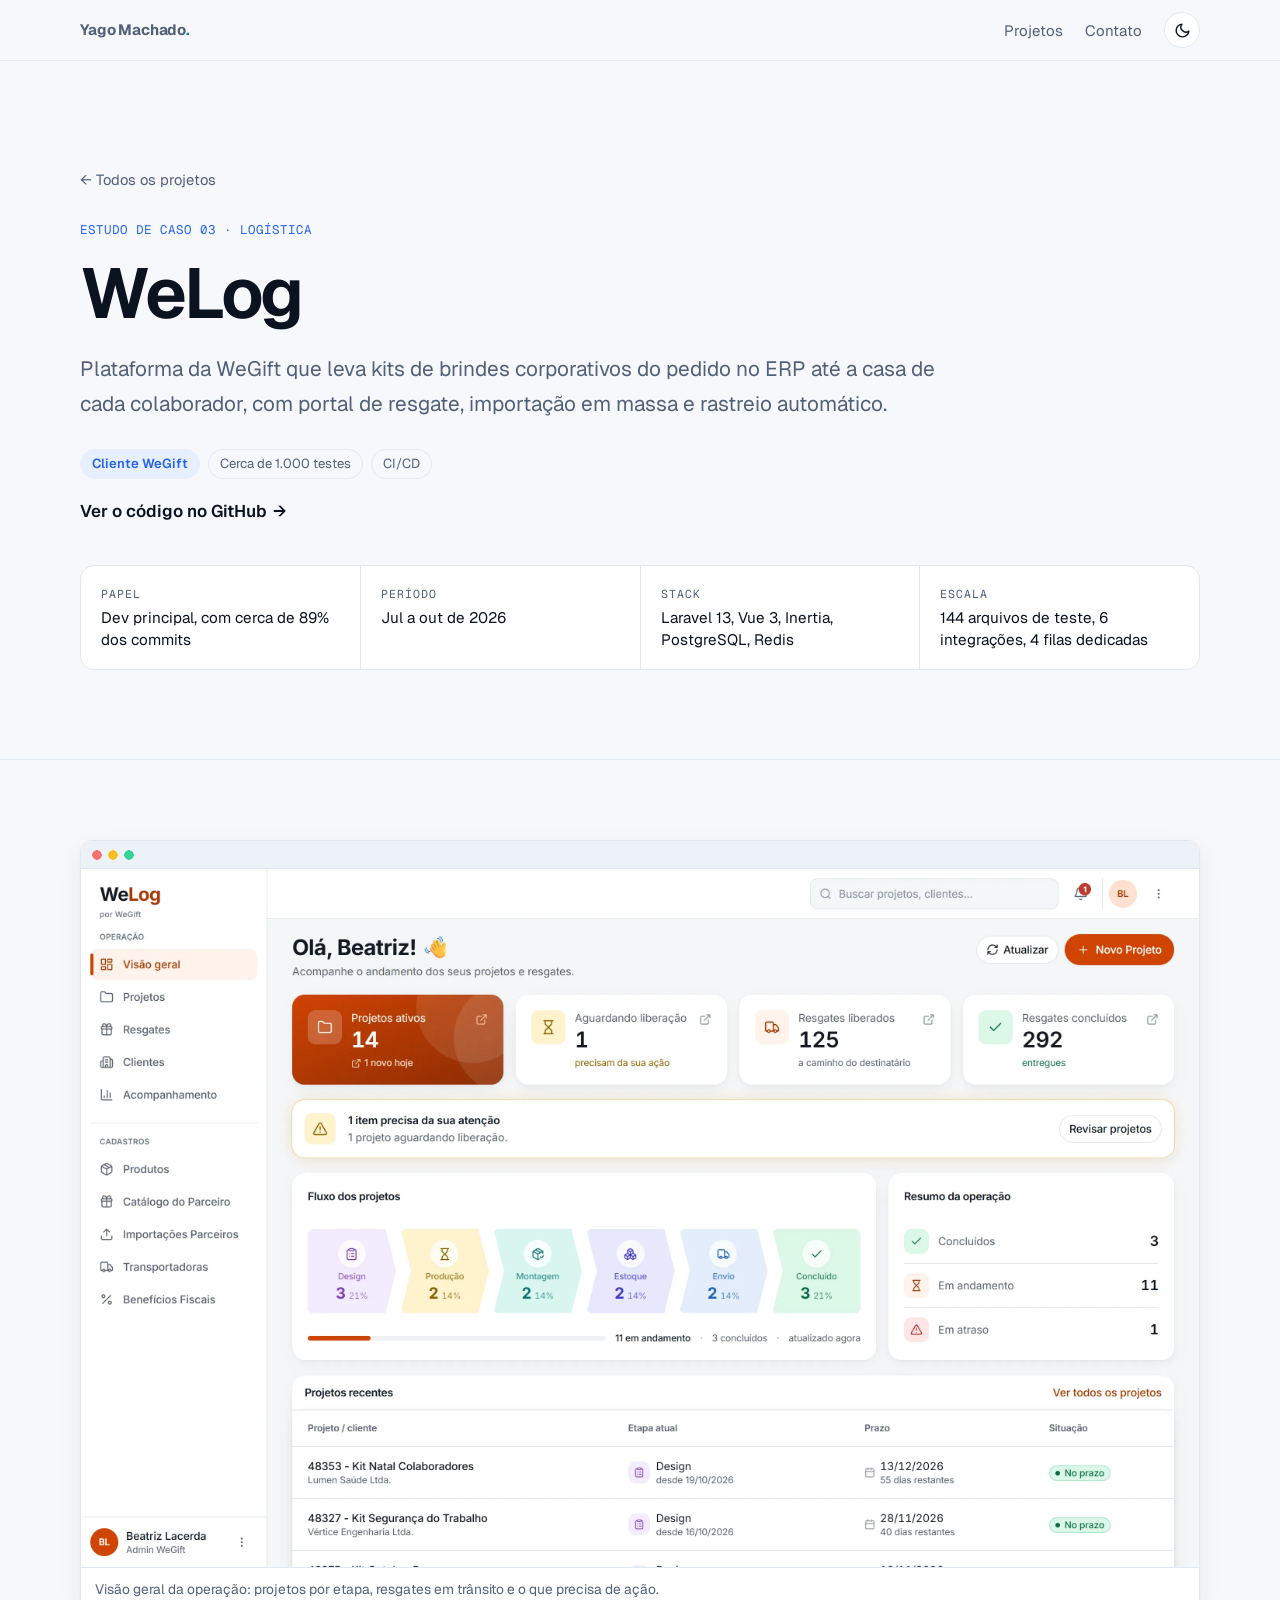
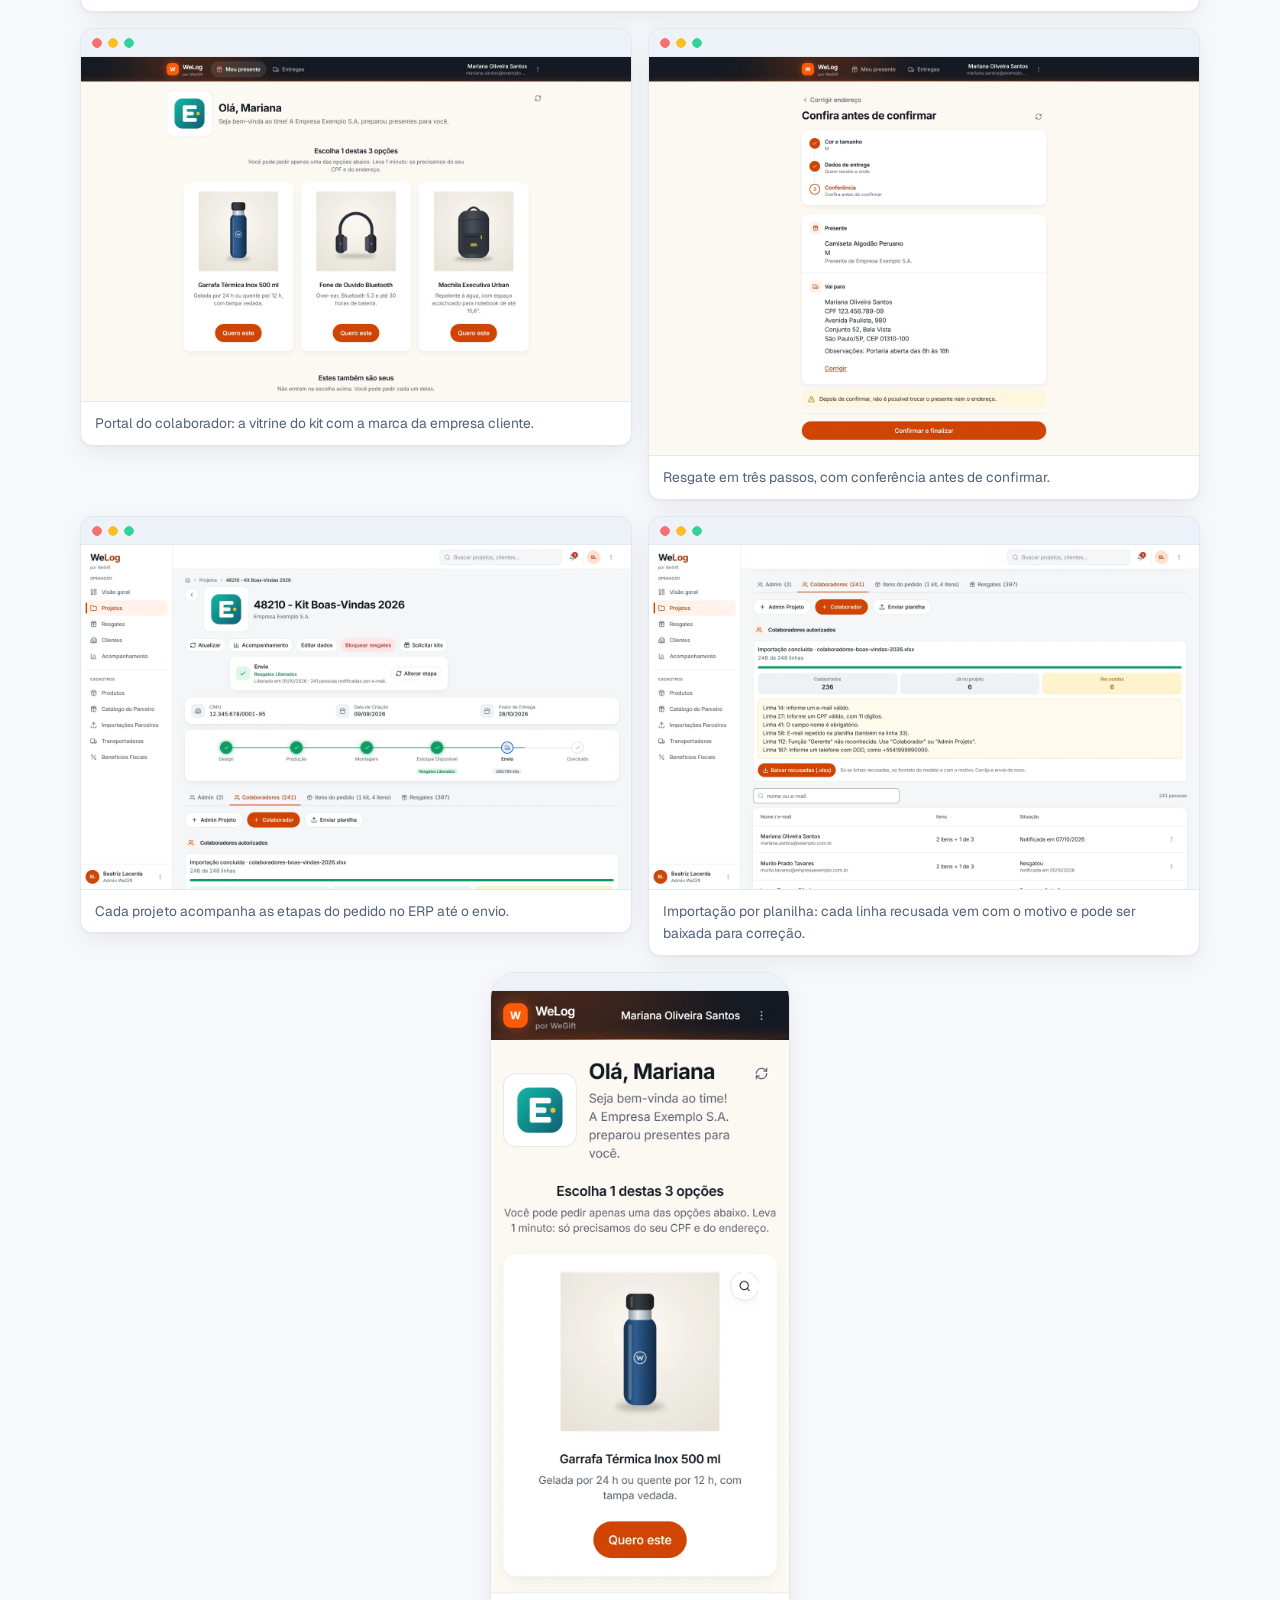
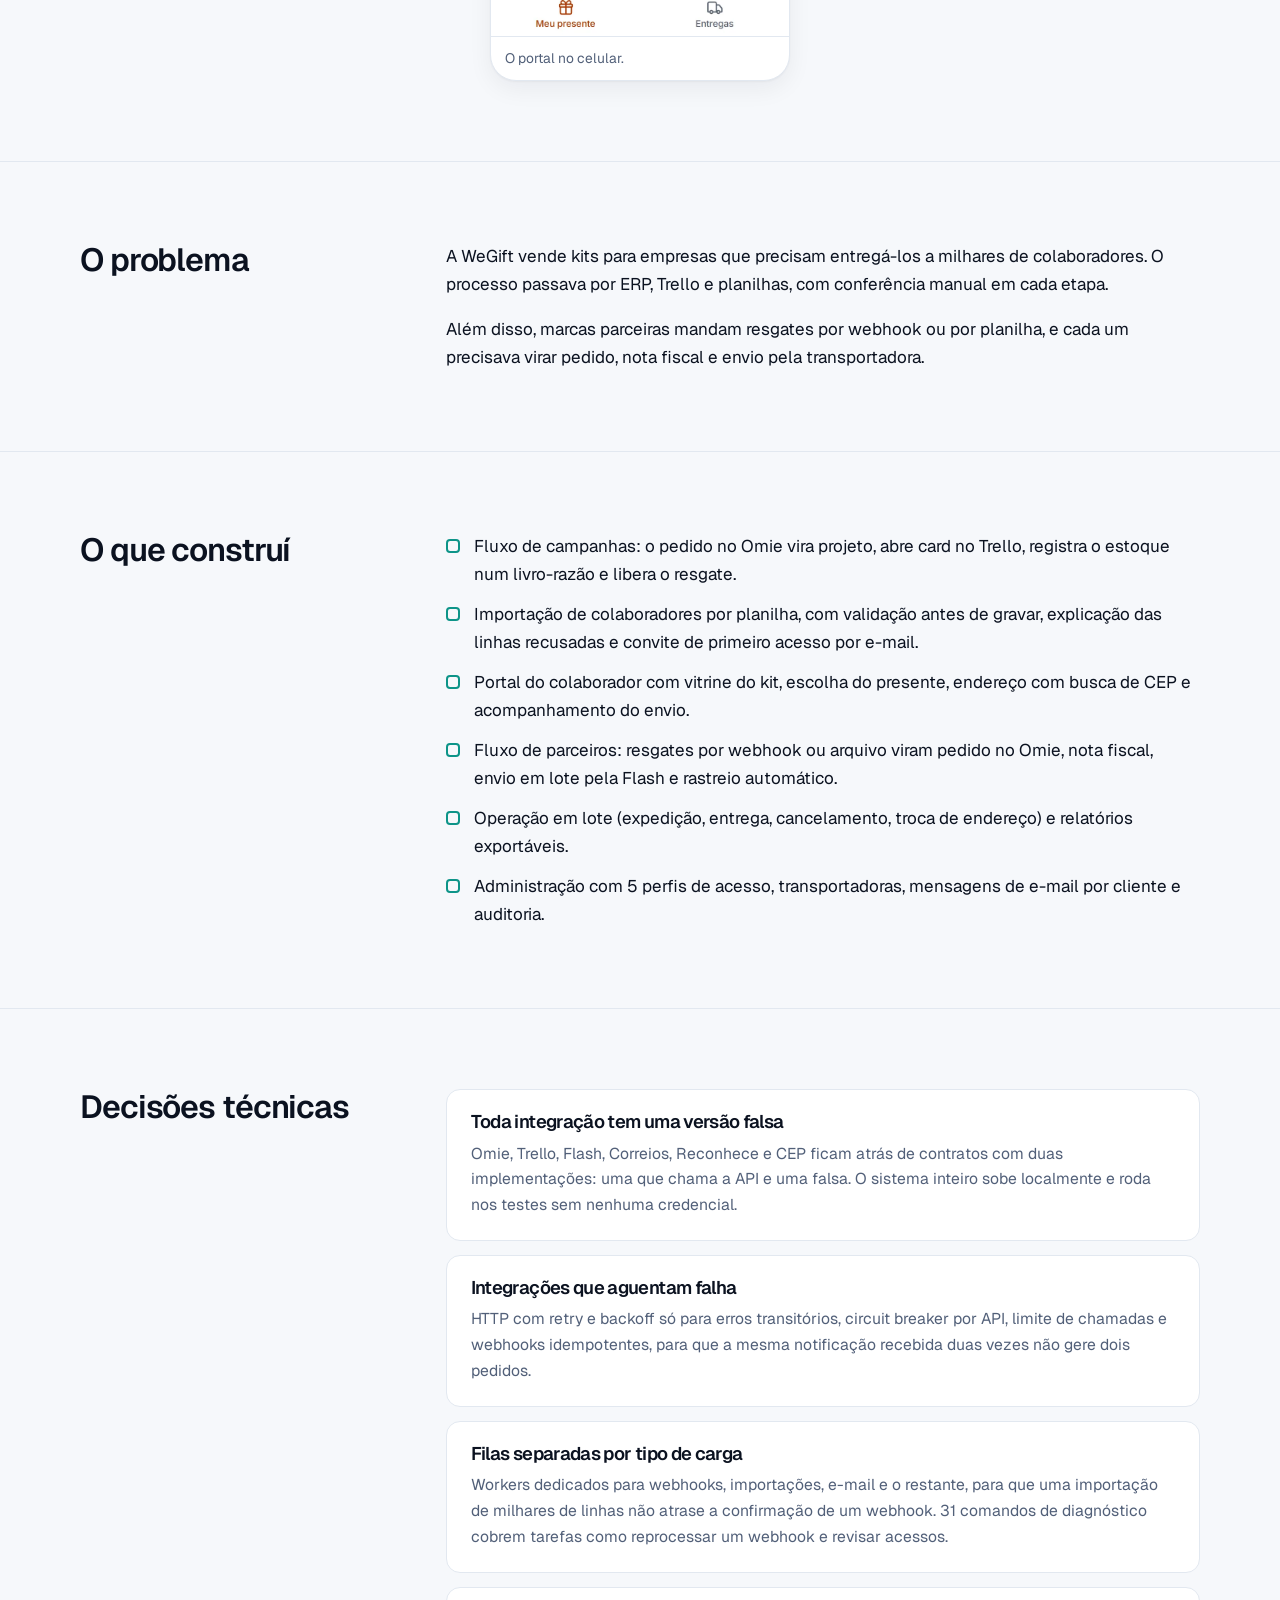
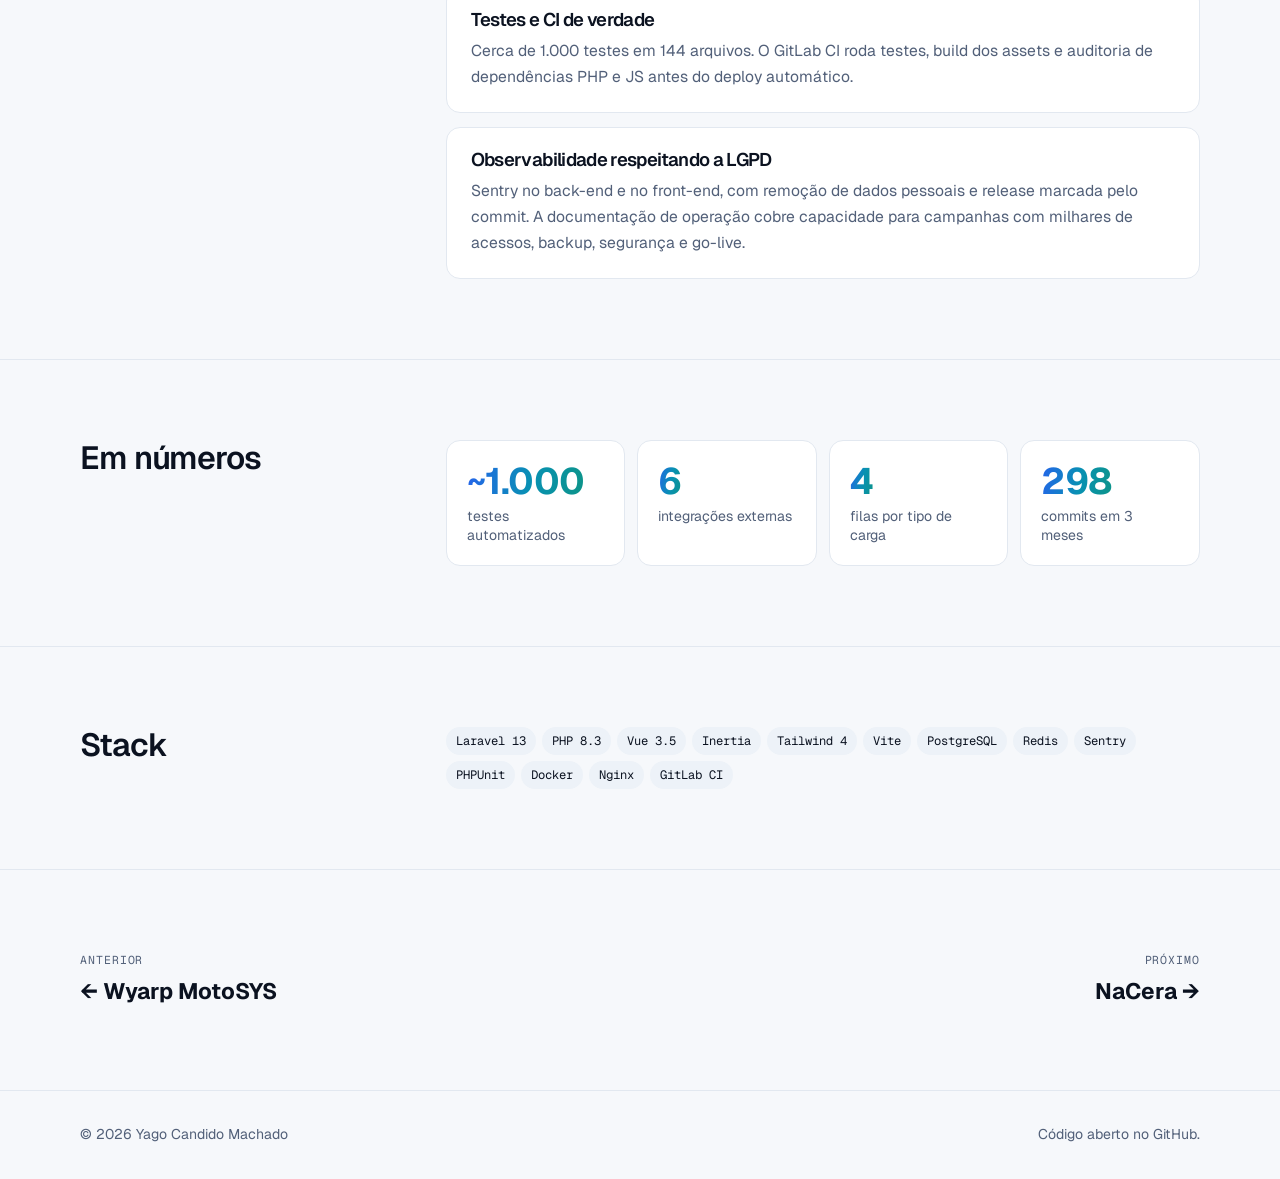
<file: projetos/welog.html>
<!doctype html>
<html lang="pt-BR">
<head>
  <meta charset="utf-8">
  <meta name="viewport" content="width=device-width, initial-scale=1">
  <title>WeLog · Yago Candido Machado</title>
  <meta name="description" content="Estudo de caso: logística de brindes corporativos da WeGift, com seis integrações resilientes, cerca de mil testes e CI/CD.">
  <link rel="icon" href="../assets/favicon.svg" type="image/svg+xml">
  <link rel="preconnect" href="https://fonts.googleapis.com">
  <link rel="preconnect" href="https://fonts.gstatic.com" crossorigin>
  <link href="https://fonts.googleapis.com/css2?family=Geist:wght@400;500;600;700&family=Geist+Mono:wght@400;500&display=swap" rel="stylesheet">
  <link rel="stylesheet" href="../assets/style.css">
  <script>try { var t = localStorage.getItem("tema"); if (t) document.documentElement.setAttribute("data-theme", t); } catch (e) {}</script>
</head>
<body>
  <a class="skip" href="#conteudo">Pular para o conteúdo</a>
  <header class="nav">
    <div class="wrap">
      <a class="brand" href="../">Yago Machado<span>.</span></a>
      <nav aria-label="Principal">
        <ul>
          <li><a href="../#projetos">Projetos</a></li>
          <li><a href="../#contato">Contato</a></li>
          <li>
            <button class="theme-toggle" type="button" aria-label="Alternar tema claro ou escuro">
              <svg class="moon" viewBox="0 0 24 24" fill="none" stroke="currentColor" stroke-width="2" stroke-linecap="round" stroke-linejoin="round" aria-hidden="true"><path d="M21 12.8A9 9 0 1 1 11.2 3a7 7 0 0 0 9.8 9.8z"/></svg>
              <svg class="sun" viewBox="0 0 24 24" fill="none" stroke="currentColor" stroke-width="2" stroke-linecap="round" aria-hidden="true"><circle cx="12" cy="12" r="4.5"/><path d="M12 2v2M12 20v2M4.9 4.9l1.4 1.4M17.7 17.7l1.4 1.4M2 12h2M20 12h2M4.9 19.1l1.4-1.4M17.7 6.3l1.4-1.4"/></svg>
            </button>
          </li>
        </ul>
      </nav>
    </div>
  </header>

  <main id="conteudo">
    <section class="case-hero">
      <div class="wrap">
        <a class="back" href="../#projetos">← Todos os projetos</a>
        <p class="eyebrow">Estudo de caso 03 · Logística</p>
        <h1>WeLog</h1>
        <p class="lead">Plataforma da WeGift que leva kits de brindes corporativos do pedido no ERP até a casa de cada colaborador, com portal de resgate, importação em massa e rastreio automático.</p>
        <ul class="tags"><li class="hot">Cliente WeGift</li><li>Cerca de 1.000 testes</li><li>CI/CD</li></ul>
        <p><a class="link-arrow" href="https://github.com/heysolutai/welog">Ver o código no GitHub</a></p>
        <dl class="case-meta">
          <div><dt>Papel</dt><dd>Dev principal, com cerca de 89% dos commits</dd></div>
          <div><dt>Período</dt><dd>Jul a out de 2026</dd></div>
          <div><dt>Stack</dt><dd>Laravel 13, Vue 3, Inertia, PostgreSQL, Redis</dd></div>
          <div><dt>Escala</dt><dd>144 arquivos de teste, 6 integrações, 4 filas dedicadas</dd></div>
        </dl>
      </div>
    </section>

    <section class="case-section">
      <div class="wrap">
        <div class="gallery">
          <figure class="shot with-caption wide">
            <img src="../assets/prints/welog/03-dashboard.webp" width="2880" height="1800" alt="Dashboard da operação com indicadores, fluxo dos projetos por etapa e projetos recentes" loading="lazy" decoding="async">
            <figcaption>Visão geral da operação: projetos por etapa, resgates em trânsito e o que precisa de ação.</figcaption>
          </figure>
          <figure class="shot with-caption">
            <img src="../assets/prints/welog/01-portal-vitrine.webp" width="2880" height="1800" alt="Portal do colaborador com três opções de presente" loading="lazy" decoding="async">
            <figcaption>Portal do colaborador: a vitrine do kit com a marca da empresa cliente.</figcaption>
          </figure>
          <figure class="shot with-caption">
            <img src="../assets/prints/welog/02-portal-resgate.webp" width="2880" height="2084" alt="Conferência do resgate com presente escolhido e endereço de entrega" loading="lazy" decoding="async">
            <figcaption>Resgate em três passos, com conferência antes de confirmar.</figcaption>
          </figure>
          <figure class="shot with-caption">
            <img src="../assets/prints/welog/04-projeto.webp" width="2880" height="1800" alt="Detalhe de um projeto de campanha com linha do tempo das etapas" loading="lazy" decoding="async">
            <figcaption>Cada projeto acompanha as etapas do pedido no ERP até o envio.</figcaption>
          </figure>
          <figure class="shot with-caption">
            <img src="../assets/prints/welog/05-importacao.webp" width="2880" height="1800" alt="Resultado de importação de planilha com seis linhas recusadas e o motivo de cada uma" loading="lazy" decoding="async">
            <figcaption>Importação por planilha: cada linha recusada vem com o motivo e pode ser baixada para correção.</figcaption>
          </figure>
          <figure class="shot phone with-caption wide">
            <img src="../assets/prints/welog/06-portal-mobile.webp" width="780" height="1688" alt="Portal do colaborador no celular" loading="lazy" decoding="async">
            <figcaption>O portal no celular.</figcaption>
          </figure>
        </div>
      </div>
    </section>

    <section class="case-section">
      <div class="wrap case-grid">
        <h2>O problema</h2>
        <div class="prose">
          <p>A WeGift vende kits para empresas que precisam entregá-los a milhares de colaboradores. O processo passava por ERP, Trello e planilhas, com conferência manual em cada etapa.</p>
          <p>Além disso, marcas parceiras mandam resgates por webhook ou por planilha, e cada um precisava virar pedido, nota fiscal e envio pela transportadora.</p>
        </div>
      </div>
    </section>

    <section class="case-section">
      <div class="wrap case-grid">
        <h2>O que construí</h2>
        <div class="prose">
          <ul class="checklist">
            <li>Fluxo de campanhas: o pedido no Omie vira projeto, abre card no Trello, registra o estoque num livro-razão e libera o resgate.</li>
            <li>Importação de colaboradores por planilha, com validação antes de gravar, explicação das linhas recusadas e convite de primeiro acesso por e-mail.</li>
            <li>Portal do colaborador com vitrine do kit, escolha do presente, endereço com busca de CEP e acompanhamento do envio.</li>
            <li>Fluxo de parceiros: resgates por webhook ou arquivo viram pedido no Omie, nota fiscal, envio em lote pela Flash e rastreio automático.</li>
            <li>Operação em lote (expedição, entrega, cancelamento, troca de endereço) e relatórios exportáveis.</li>
            <li>Administração com 5 perfis de acesso, transportadoras, mensagens de e-mail por cliente e auditoria.</li>
          </ul>
        </div>
      </div>
    </section>

    <section class="case-section">
      <div class="wrap case-grid">
        <h2>Decisões técnicas</h2>
        <div class="decisions">
          <div class="decision">
            <h3>Toda integração tem uma versão falsa</h3>
            <p>Omie, Trello, Flash, Correios, Reconhece e CEP ficam atrás de contratos com duas implementações: uma que chama a API e uma falsa. O sistema inteiro sobe localmente e roda nos testes sem nenhuma credencial.</p>
          </div>
          <div class="decision">
            <h3>Integrações que aguentam falha</h3>
            <p>HTTP com retry e backoff só para erros transitórios, circuit breaker por API, limite de chamadas e webhooks idempotentes, para que a mesma notificação recebida duas vezes não gere dois pedidos.</p>
          </div>
          <div class="decision">
            <h3>Filas separadas por tipo de carga</h3>
            <p>Workers dedicados para webhooks, importações, e-mail e o restante, para que uma importação de milhares de linhas não atrase a confirmação de um webhook. 31 comandos de diagnóstico cobrem tarefas como reprocessar um webhook e revisar acessos.</p>
          </div>
          <div class="decision">
            <h3>Testes e CI de verdade</h3>
            <p>Cerca de 1.000 testes em 144 arquivos. O GitLab CI roda testes, build dos assets e auditoria de dependências PHP e JS antes do deploy automático.</p>
          </div>
          <div class="decision">
            <h3>Observabilidade respeitando a LGPD</h3>
            <p>Sentry no back-end e no front-end, com remoção de dados pessoais e release marcada pelo commit. A documentação de operação cobre capacidade para campanhas com milhares de acessos, backup, segurança e go-live.</p>
          </div>
        </div>
      </div>
    </section>

    <section class="case-section">
      <div class="wrap case-grid">
        <h2>Em números</h2>
        <div class="stats">
          <div class="stat"><b>~1.000</b><span>testes automatizados</span></div>
          <div class="stat"><b>6</b><span>integrações externas</span></div>
          <div class="stat"><b>4</b><span>filas por tipo de carga</span></div>
          <div class="stat"><b>298</b><span>commits em 3 meses</span></div>
        </div>
      </div>
    </section>

    <section class="case-section">
      <div class="wrap case-grid">
        <h2>Stack</h2>
        <div>
          <ul class="chips"><li>Laravel 13</li><li>PHP 8.3</li><li>Vue 3.5</li><li>Inertia</li><li>Tailwind 4</li><li>Vite</li><li>PostgreSQL</li><li>Redis</li><li>Sentry</li><li>PHPUnit</li><li>Docker</li><li>Nginx</li><li>GitLab CI</li></ul>
        </div>
      </div>
    </section>

    <section class="case-section">
      <div class="wrap next-project">
        <a href="wyarp-motosys.html"><small>Anterior</small><b>← Wyarp MotoSYS</b></a>
        <a class="right" href="nacera.html"><small>Próximo</small><b>NaCera →</b></a>
      </div>
    </section>
  </main>

  <footer class="footer">
    <div class="wrap">
      <span>© <span data-ano>2026</span> Yago Candido Machado</span>
      <span>Código aberto no GitHub.</span>
    </div>
  </footer>
  <script src="../assets/site.js"></script>
</body>
</html>
</file>
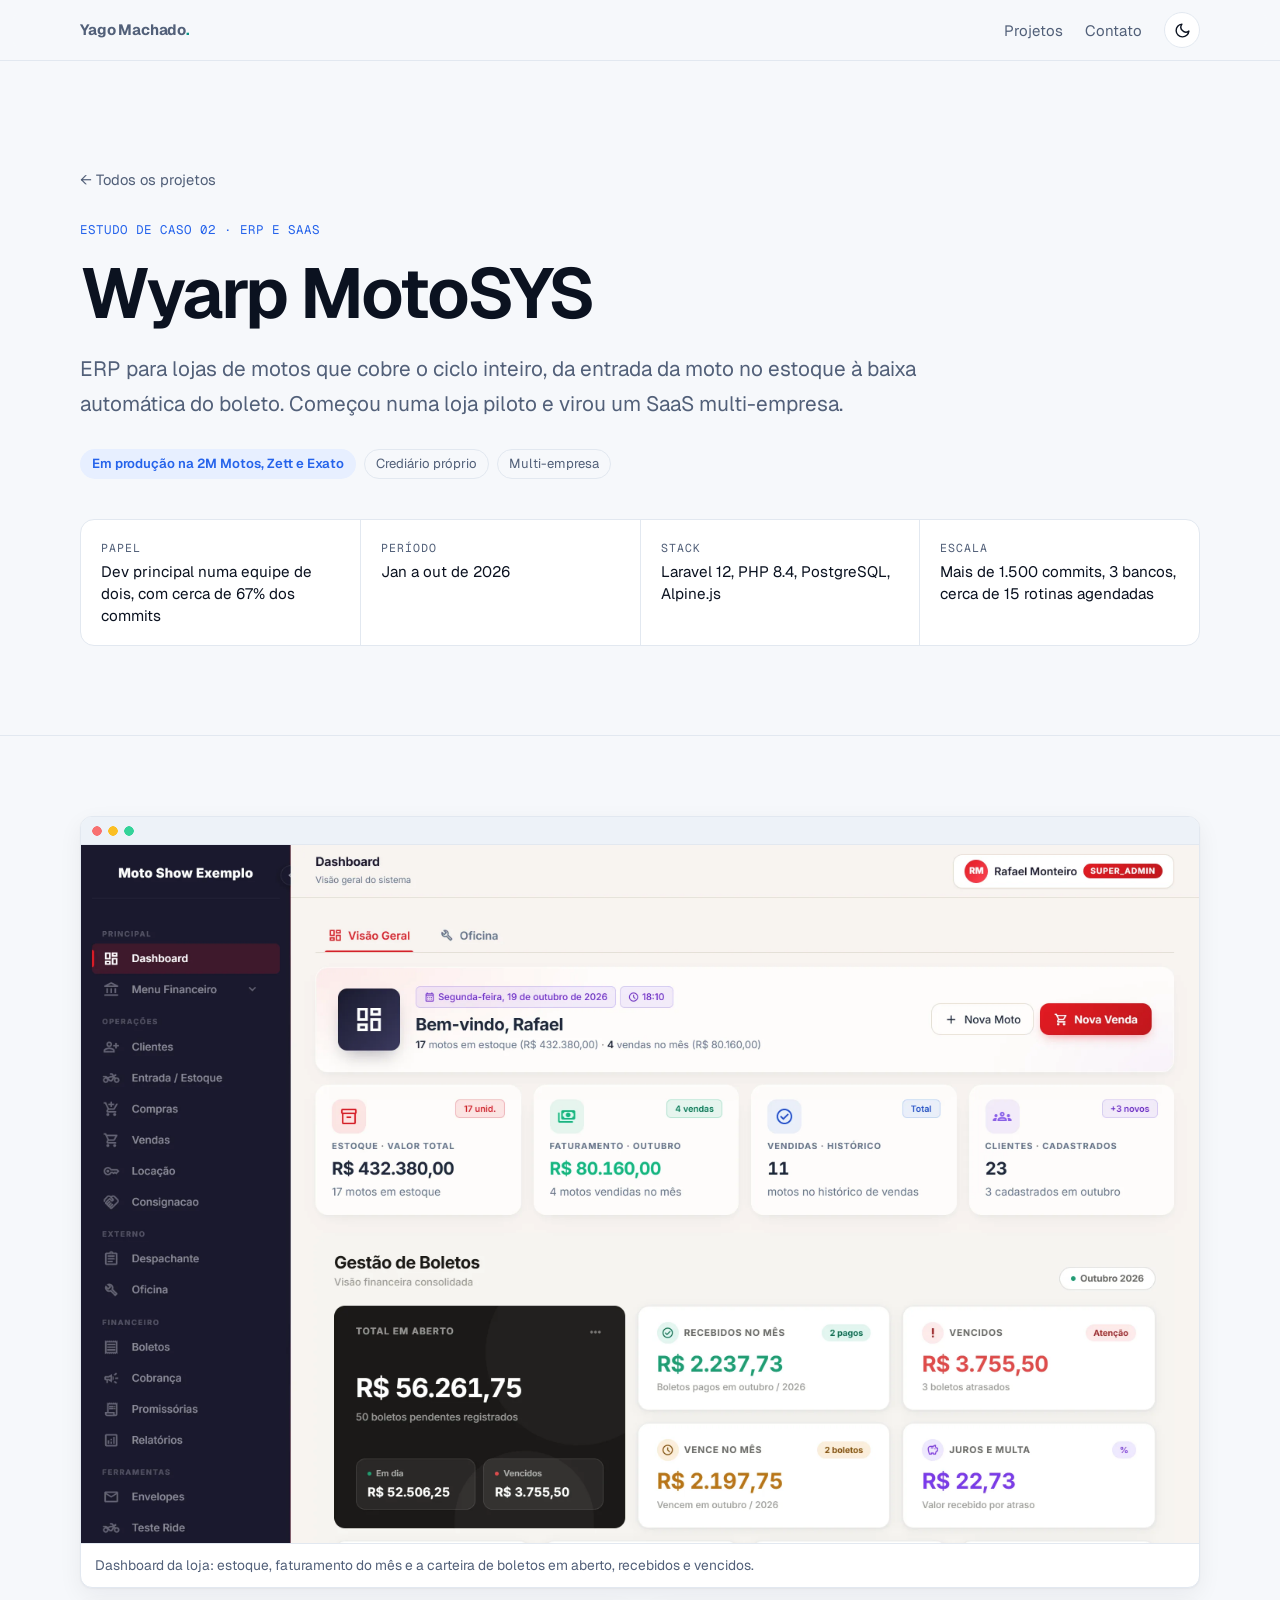
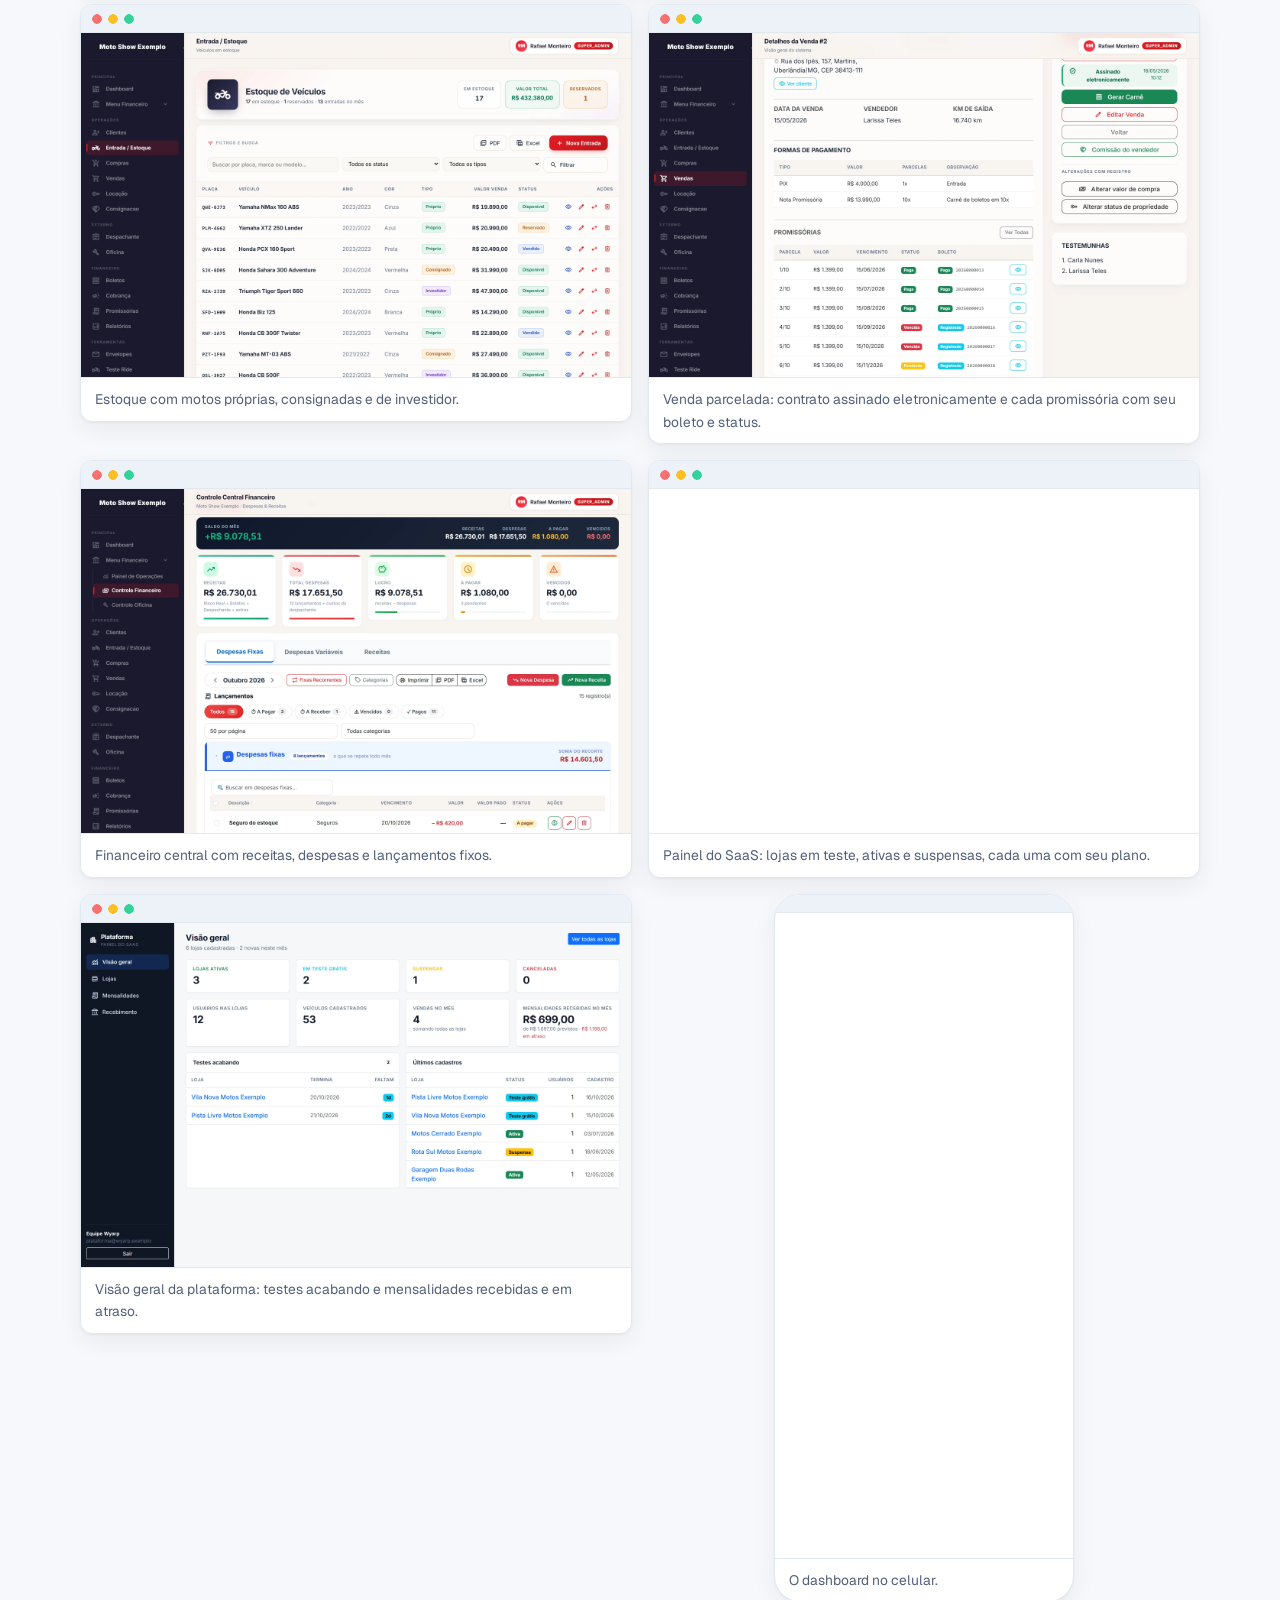
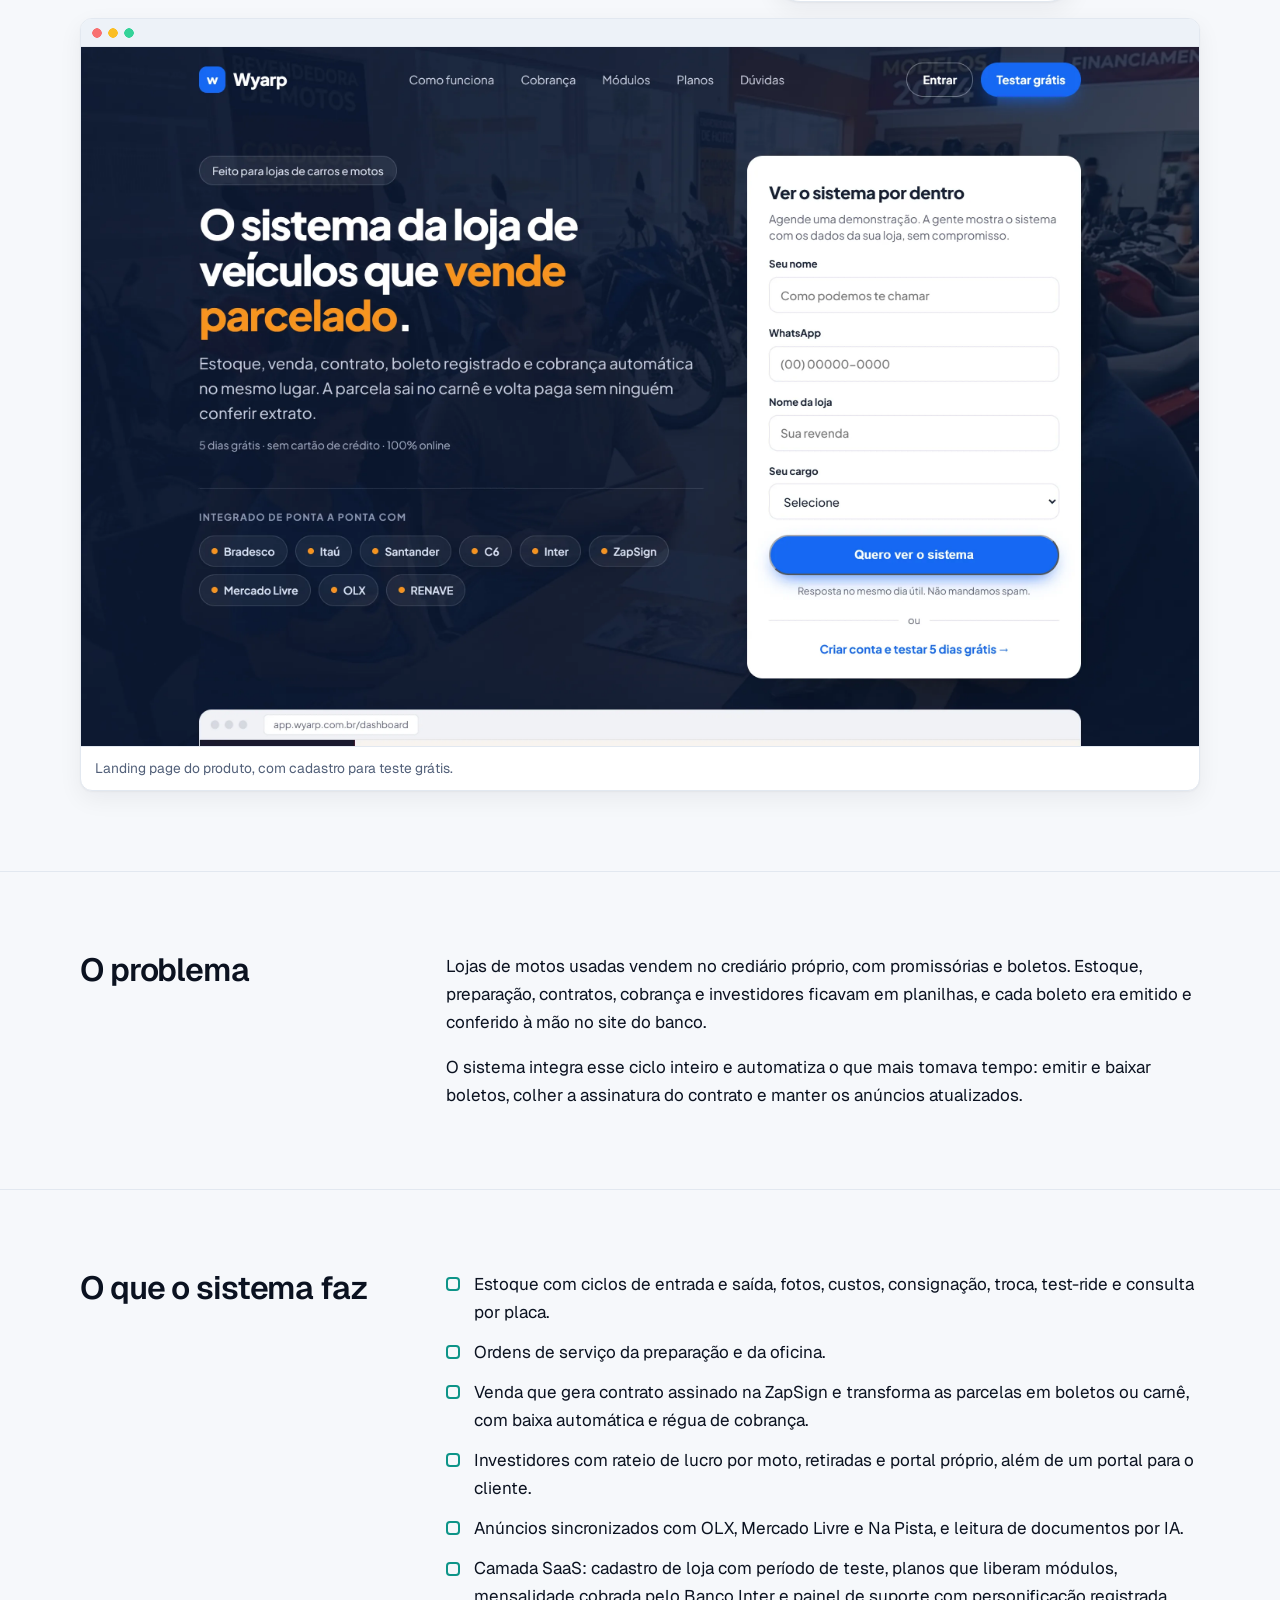
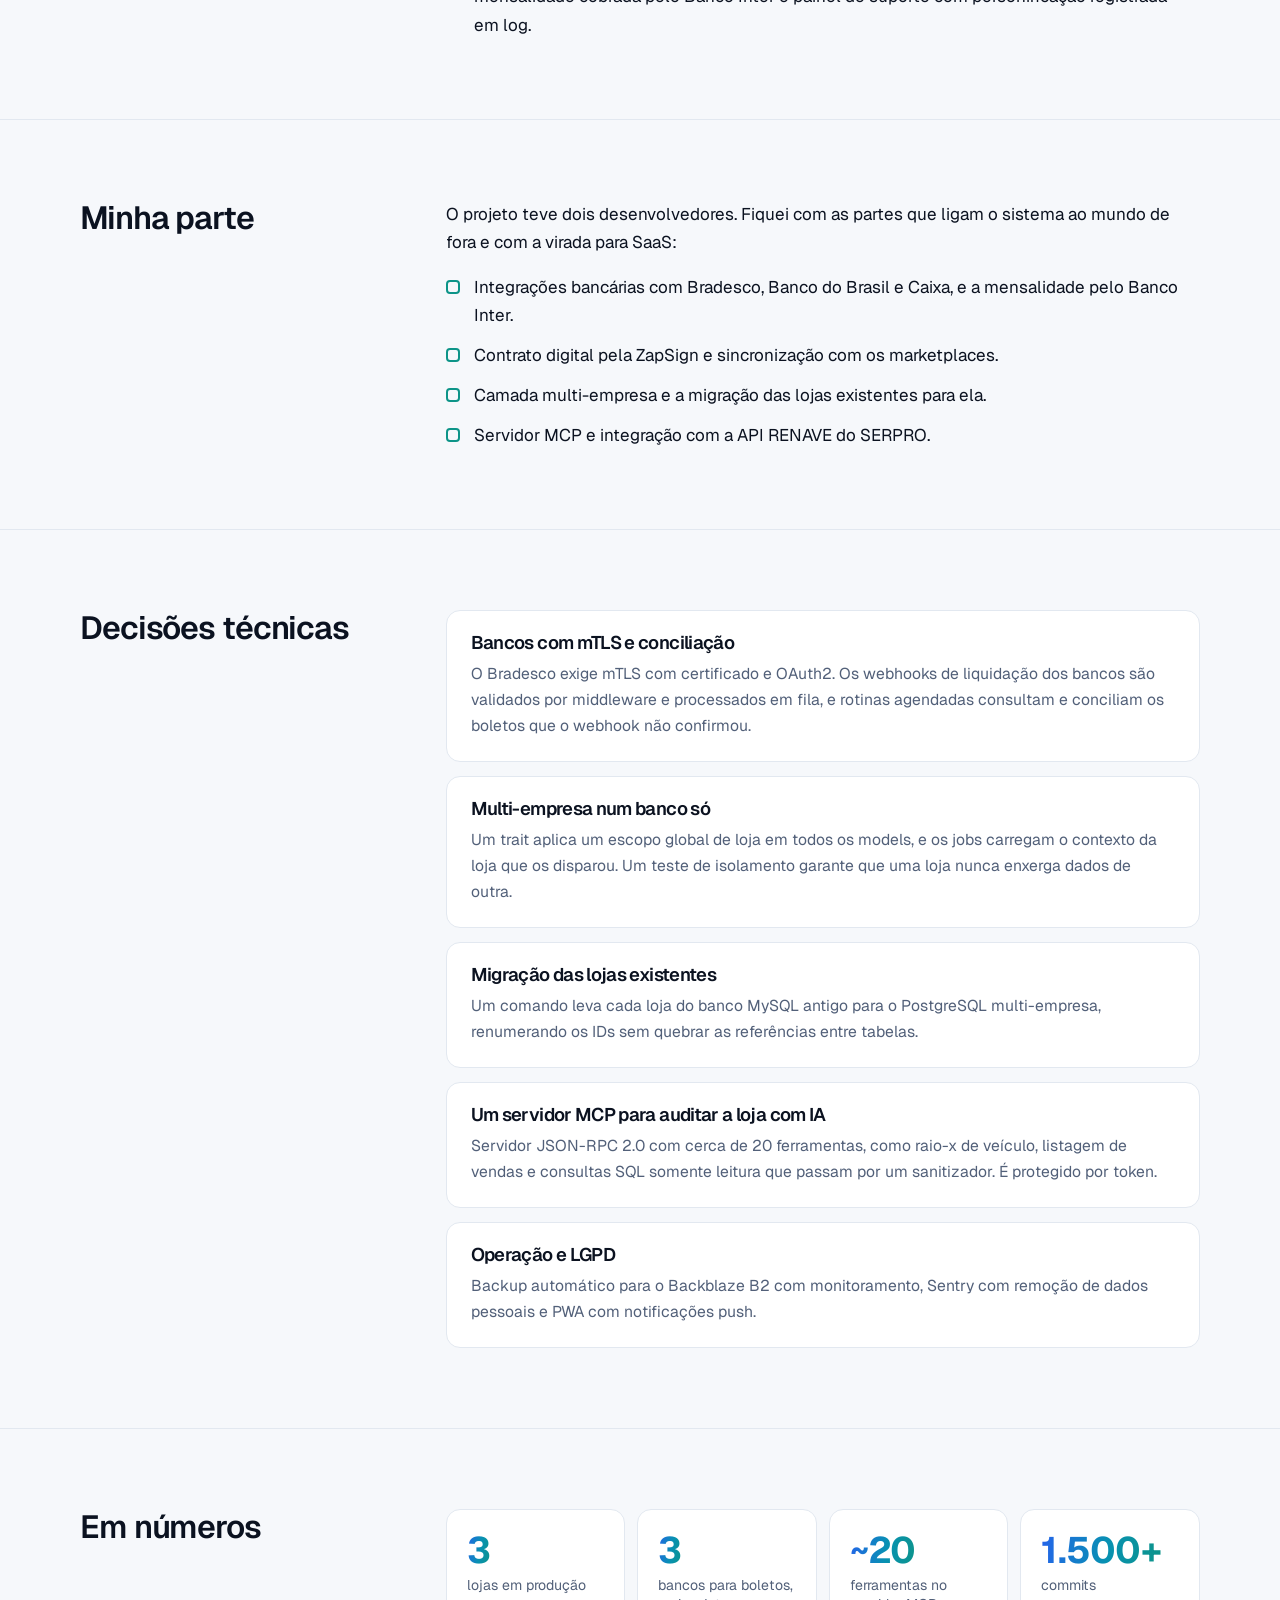
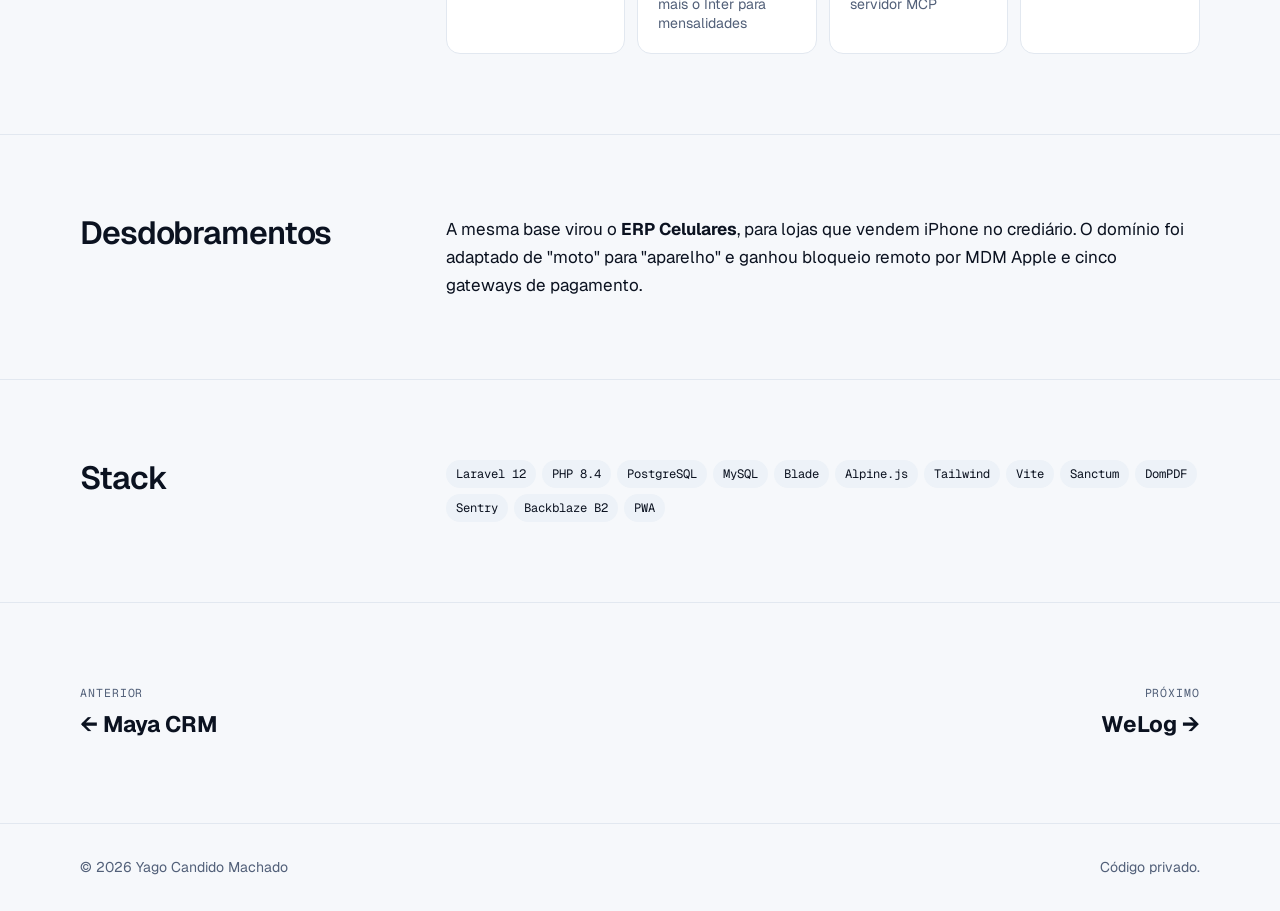
<file: projetos/wyarp-motosys.html>
<!doctype html>
<html lang="pt-BR">
<head>
  <meta charset="utf-8">
  <meta name="viewport" content="width=device-width, initial-scale=1">
  <title>Wyarp MotoSYS · Yago Candido Machado</title>
  <meta name="description" content="Estudo de caso: ERP para lojas de motos com boletos em três bancos, contratos digitais e migração para SaaS multi-empresa.">
  <link rel="icon" href="../assets/favicon.svg" type="image/svg+xml">
  <link rel="preconnect" href="https://fonts.googleapis.com">
  <link rel="preconnect" href="https://fonts.gstatic.com" crossorigin>
  <link href="https://fonts.googleapis.com/css2?family=Geist:wght@400;500;600;700&family=Geist+Mono:wght@400;500&display=swap" rel="stylesheet">
  <link rel="stylesheet" href="../assets/style.css">
  <script>try { var t = localStorage.getItem("tema"); if (t) document.documentElement.setAttribute("data-theme", t); } catch (e) {}</script>
</head>
<body>
  <a class="skip" href="#conteudo">Pular para o conteúdo</a>
  <header class="nav">
    <div class="wrap">
      <a class="brand" href="../">Yago Machado<span>.</span></a>
      <nav aria-label="Principal">
        <ul>
          <li><a href="../#projetos">Projetos</a></li>
          <li><a href="../#contato">Contato</a></li>
          <li>
            <button class="theme-toggle" type="button" aria-label="Alternar tema claro ou escuro">
              <svg class="moon" viewBox="0 0 24 24" fill="none" stroke="currentColor" stroke-width="2" stroke-linecap="round" stroke-linejoin="round" aria-hidden="true"><path d="M21 12.8A9 9 0 1 1 11.2 3a7 7 0 0 0 9.8 9.8z"/></svg>
              <svg class="sun" viewBox="0 0 24 24" fill="none" stroke="currentColor" stroke-width="2" stroke-linecap="round" aria-hidden="true"><circle cx="12" cy="12" r="4.5"/><path d="M12 2v2M12 20v2M4.9 4.9l1.4 1.4M17.7 17.7l1.4 1.4M2 12h2M20 12h2M4.9 19.1l1.4-1.4M17.7 6.3l1.4-1.4"/></svg>
            </button>
          </li>
        </ul>
      </nav>
    </div>
  </header>

  <main id="conteudo">
    <section class="case-hero">
      <div class="wrap">
        <a class="back" href="../#projetos">← Todos os projetos</a>
        <p class="eyebrow">Estudo de caso 02 · ERP e SaaS</p>
        <h1>Wyarp MotoSYS</h1>
        <p class="lead">ERP para lojas de motos que cobre o ciclo inteiro, da entrada da moto no estoque à baixa automática do boleto. Começou numa loja piloto e virou um SaaS multi-empresa.</p>
        <ul class="tags"><li class="hot">Em produção na 2M Motos, Zett e Exato</li><li>Crediário próprio</li><li>Multi-empresa</li></ul>
        <dl class="case-meta">
          <div><dt>Papel</dt><dd>Dev principal numa equipe de dois, com cerca de 67% dos commits</dd></div>
          <div><dt>Período</dt><dd>Jan a out de 2026</dd></div>
          <div><dt>Stack</dt><dd>Laravel 12, PHP 8.4, PostgreSQL, Alpine.js</dd></div>
          <div><dt>Escala</dt><dd>Mais de 1.500 commits, 3 bancos, cerca de 15 rotinas agendadas</dd></div>
        </dl>
      </div>
    </section>

    <section class="case-section">
      <div class="wrap">
        <div class="gallery">
          <figure class="shot with-caption wide">
            <img src="../assets/prints/wyarp-motosys/01-dashboard.webp" width="2880" height="1800" alt="Dashboard da loja com estoque, faturamento e gestão de boletos" loading="lazy" decoding="async">
            <figcaption>Dashboard da loja: estoque, faturamento do mês e a carteira de boletos em aberto, recebidos e vencidos.</figcaption>
          </figure>
          <figure class="shot with-caption ">
            <img src="../assets/prints/wyarp-motosys/02-estoque.webp" width="2880" height="1800" alt="Estoque de motos com tipo e status" loading="lazy" decoding="async">
            <figcaption>Estoque com motos próprias, consignadas e de investidor.</figcaption>
          </figure>
          <figure class="shot with-caption ">
            <img src="../assets/prints/wyarp-motosys/03-venda-parcelas.webp" width="2880" height="1800" alt="Venda com contrato assinado e promissórias com boleto" loading="lazy" decoding="async">
            <figcaption>Venda parcelada: contrato assinado eletronicamente e cada promissória com seu boleto e status.</figcaption>
          </figure>
          <figure class="shot with-caption ">
            <img src="../assets/prints/wyarp-motosys/04-financeiro.webp" width="2880" height="1800" alt="Controle financeiro central do mês" loading="lazy" decoding="async">
            <figcaption>Financeiro central com receitas, despesas e lançamentos fixos.</figcaption>
          </figure>
          <figure class="shot with-caption ">
            <img src="../assets/prints/wyarp-motosys/05-plataforma.webp" width="2880" height="1800" alt="Painel da plataforma SaaS com lojas, status e planos" loading="lazy" decoding="async">
            <figcaption>Painel do SaaS: lojas em teste, ativas e suspensas, cada uma com seu plano.</figcaption>
          </figure>
          <figure class="shot with-caption ">
            <img src="../assets/prints/wyarp-motosys/05b-plataforma-visao-geral.webp" width="2880" height="1800" alt="Visão geral da plataforma com testes acabando e mensalidades" loading="lazy" decoding="async">
            <figcaption>Visão geral da plataforma: testes acabando e mensalidades recebidas e em atraso.</figcaption>
          </figure>
          <figure class="shot with-caption phone">
            <img src="../assets/prints/wyarp-motosys/07-mobile.webp" width="780" height="1688" alt="Dashboard da loja no celular" loading="lazy" decoding="async">
            <figcaption>O dashboard no celular.</figcaption>
          </figure>
          <figure class="shot with-caption wide">
            <img src="../assets/prints/wyarp-motosys/06-landing.webp" width="2880" height="1800" alt="Landing page do Wyarp" loading="lazy" decoding="async">
            <figcaption>Landing page do produto, com cadastro para teste grátis.</figcaption>
          </figure>
        </div>
      </div>
    </section>
    <section class="case-section">
      <div class="wrap case-grid">
        <h2>O problema</h2>
        <div class="prose">
          <p>Lojas de motos usadas vendem no crediário próprio, com promissórias e boletos. Estoque, preparação, contratos, cobrança e investidores ficavam em planilhas, e cada boleto era emitido e conferido à mão no site do banco.</p>
          <p>O sistema integra esse ciclo inteiro e automatiza o que mais tomava tempo: emitir e baixar boletos, colher a assinatura do contrato e manter os anúncios atualizados.</p>
        </div>
      </div>
    </section>

    <section class="case-section">
      <div class="wrap case-grid">
        <h2>O que o sistema faz</h2>
        <div class="prose">
          <ul class="checklist">
            <li>Estoque com ciclos de entrada e saída, fotos, custos, consignação, troca, test-ride e consulta por placa.</li>
            <li>Ordens de serviço da preparação e da oficina.</li>
            <li>Venda que gera contrato assinado na ZapSign e transforma as parcelas em boletos ou carnê, com baixa automática e régua de cobrança.</li>
            <li>Investidores com rateio de lucro por moto, retiradas e portal próprio, além de um portal para o cliente.</li>
            <li>Anúncios sincronizados com OLX, Mercado Livre e Na Pista, e leitura de documentos por IA.</li>
            <li>Camada SaaS: cadastro de loja com período de teste, planos que liberam módulos, mensalidade cobrada pelo Banco Inter e painel de suporte com personificação registrada em log.</li>
          </ul>
        </div>
      </div>
    </section>

    <section class="case-section">
      <div class="wrap case-grid">
        <h2>Minha parte</h2>
        <div class="prose">
          <p>O projeto teve dois desenvolvedores. Fiquei com as partes que ligam o sistema ao mundo de fora e com a virada para SaaS:</p>
          <ul class="checklist">
            <li>Integrações bancárias com Bradesco, Banco do Brasil e Caixa, e a mensalidade pelo Banco Inter.</li>
            <li>Contrato digital pela ZapSign e sincronização com os marketplaces.</li>
            <li>Camada multi-empresa e a migração das lojas existentes para ela.</li>
            <li>Servidor MCP e integração com a API RENAVE do SERPRO.</li>
          </ul>
        </div>
      </div>
    </section>

    <section class="case-section">
      <div class="wrap case-grid">
        <h2>Decisões técnicas</h2>
        <div class="decisions">
          <div class="decision">
            <h3>Bancos com mTLS e conciliação</h3>
            <p>O Bradesco exige mTLS com certificado e OAuth2. Os webhooks de liquidação dos bancos são validados por middleware e processados em fila, e rotinas agendadas consultam e conciliam os boletos que o webhook não confirmou.</p>
          </div>
          <div class="decision">
            <h3>Multi-empresa num banco só</h3>
            <p>Um trait aplica um escopo global de loja em todos os models, e os jobs carregam o contexto da loja que os disparou. Um teste de isolamento garante que uma loja nunca enxerga dados de outra.</p>
          </div>
          <div class="decision">
            <h3>Migração das lojas existentes</h3>
            <p>Um comando leva cada loja do banco MySQL antigo para o PostgreSQL multi-empresa, renumerando os IDs sem quebrar as referências entre tabelas.</p>
          </div>
          <div class="decision">
            <h3>Um servidor MCP para auditar a loja com IA</h3>
            <p>Servidor JSON-RPC 2.0 com cerca de 20 ferramentas, como raio-x de veículo, listagem de vendas e consultas SQL somente leitura que passam por um sanitizador. É protegido por token.</p>
          </div>
          <div class="decision">
            <h3>Operação e LGPD</h3>
            <p>Backup automático para o Backblaze B2 com monitoramento, Sentry com remoção de dados pessoais e PWA com notificações push.</p>
          </div>
        </div>
      </div>
    </section>

    <section class="case-section">
      <div class="wrap case-grid">
        <h2>Em números</h2>
        <div class="stats">
          <div class="stat"><b>3</b><span>lojas em produção</span></div>
          <div class="stat"><b>3</b><span>bancos para boletos, mais o Inter para mensalidades</span></div>
          <div class="stat"><b>~20</b><span>ferramentas no servidor MCP</span></div>
          <div class="stat"><b>1.500+</b><span>commits</span></div>
        </div>
      </div>
    </section>

    <section class="case-section">
      <div class="wrap case-grid">
        <h2>Desdobramentos</h2>
        <div class="prose">
          <p>A mesma base virou o <strong>ERP Celulares</strong>, para lojas que vendem iPhone no crediário. O domínio foi adaptado de "moto" para "aparelho" e ganhou bloqueio remoto por MDM Apple e cinco gateways de pagamento.</p>
        </div>
      </div>
    </section>

    <section class="case-section">
      <div class="wrap case-grid">
        <h2>Stack</h2>
        <div>
          <ul class="chips"><li>Laravel 12</li><li>PHP 8.4</li><li>PostgreSQL</li><li>MySQL</li><li>Blade</li><li>Alpine.js</li><li>Tailwind</li><li>Vite</li><li>Sanctum</li><li>DomPDF</li><li>Sentry</li><li>Backblaze B2</li><li>PWA</li></ul>
        </div>
      </div>
    </section>

    <section class="case-section">
      <div class="wrap next-project">
        <a href="maya-crm.html"><small>Anterior</small><b>← Maya CRM</b></a>
        <a class="right" href="welog.html"><small>Próximo</small><b>WeLog →</b></a>
      </div>
    </section>
  </main>

  <footer class="footer">
    <div class="wrap">
      <span>© <span data-ano>2026</span> Yago Candido Machado</span>
      <span>Código privado.</span>
    </div>
  </footer>
  <script src="../assets/site.js"></script>
</body>
</html>
</file>
<file: assets/style.css>
/* ---------- Tokens ---------- */
:root {
  --bg: #f6f8fb;
  --surface: #ffffff;
  --ink: #0b1220;
  --muted: #526079;
  --line: #e2e8f0;
  --chip: #edf2f8;
  --accent: #2563eb;
  --accent-2: #0d9488;
  --accent-soft: #e7efff;
  --gradient: linear-gradient(100deg, #2563eb 0%, #0891b2 55%, #0d9488 100%);
  --shadow: 0 1px 2px rgb(11 18 32 / 0.04), 0 8px 24px rgb(11 18 32 / 0.06);

  --font-display: "Geist", "Inter", system-ui, -apple-system, "Segoe UI", sans-serif;
  --font-body: "Geist", "Inter", system-ui, -apple-system, "Segoe UI", sans-serif;
  --font-mono: "Geist Mono", ui-monospace, "Cascadia Code", Consolas, monospace;

  --max: 1120px;
  --gutter: max(16px, 4vw);
  --radius: 14px;
  color-scheme: light;
}

@media (prefers-color-scheme: dark) {
  :root:not([data-theme="light"]) {
    --bg: #070b14;
    --surface: #0d1422;
    --ink: #e6edf7;
    --muted: #93a1b8;
    --line: #1b2537;
    --chip: #141e31;
    --accent: #5b8cff;
    --accent-2: #2dd4bf;
    --accent-soft: #13244a;
    --gradient: linear-gradient(100deg, #5b8cff 0%, #22d3ee 55%, #2dd4bf 100%);
    --shadow: none;
    color-scheme: dark;
  }
}

:root[data-theme="dark"] {
  --bg: #070b14;
  --surface: #0d1422;
  --ink: #e6edf7;
  --muted: #93a1b8;
  --line: #1b2537;
  --chip: #141e31;
  --accent: #5b8cff;
  --accent-2: #2dd4bf;
  --accent-soft: #13244a;
  --gradient: linear-gradient(100deg, #5b8cff 0%, #22d3ee 55%, #2dd4bf 100%);
  --shadow: none;
  color-scheme: dark;
}

/* ---------- Base ---------- */
*,
*::before,
*::after { box-sizing: border-box; }

html { -webkit-text-size-adjust: 100%; scroll-behavior: smooth; }

body {
  margin: 0;
  background: var(--bg);
  color: var(--ink);
  font-family: var(--font-body);
  font-size: 1.0625rem;
  line-height: 1.65;
  -webkit-font-smoothing: antialiased;
  overflow-x: hidden;
}

img { max-width: 100%; display: block; }

a { color: inherit; text-decoration-color: var(--accent); text-underline-offset: 3px; }
a:hover { color: var(--accent); }

:focus-visible { outline: 2px solid var(--accent); outline-offset: 3px; border-radius: 4px; }

h1, h2, h3 { font-family: var(--font-display); font-weight: 600; line-height: 1.1; letter-spacing: -0.035em; margin: 0; }

p { margin: 0 0 1em; }

code {
  font-family: var(--font-mono);
  font-size: 0.86em;
  background: var(--chip);
  padding: 0.12em 0.4em;
  border-radius: 6px;
}

.wrap { width: 100%; max-width: calc(var(--max) + var(--gutter) * 2); margin-inline: auto; padding-inline: var(--gutter); }

.skip { position: absolute; left: -9999px; }
.skip:focus { left: 16px; top: 16px; z-index: 10; background: var(--surface); padding: 8px 12px; }

/* ---------- Nav ---------- */
.nav {
  position: sticky;
  top: 0;
  z-index: 5;
  background: color-mix(in srgb, var(--bg) 86%, transparent);
  backdrop-filter: blur(10px);
  border-bottom: 1px solid var(--line);
}
.nav .wrap { display: flex; align-items: center; justify-content: space-between; gap: 16px; height: 60px; }
.brand { font-family: var(--font-display); font-weight: 700; font-size: 1.05rem; text-decoration: none; letter-spacing: -0.01em; }
.brand span { color: var(--accent-2); }
.nav ul { display: flex; gap: 22px; list-style: none; margin: 0; padding: 0; align-items: center; }
.nav a { text-decoration: none; font-size: 0.94rem; color: var(--muted); }
.nav a:hover { color: var(--ink); }
.theme-toggle {
  border: 1px solid var(--line);
  background: var(--surface);
  color: var(--ink);
  border-radius: 999px;
  width: 36px;
  height: 36px;
  display: grid;
  place-items: center;
  cursor: pointer;
}
.theme-toggle svg { width: 17px; height: 17px; }
.theme-toggle .sun { display: none; }
:root[data-theme="dark"] .theme-toggle .sun { display: block; }
:root[data-theme="dark"] .theme-toggle .moon { display: none; }
@media (prefers-color-scheme: dark) {
  :root:not([data-theme="light"]) .theme-toggle .sun { display: block; }
  :root:not([data-theme="light"]) .theme-toggle .moon { display: none; }
}
@media (max-width: 620px) {
  .nav .hide-sm { display: none; }
  .nav ul { gap: 16px; }
}

/* ---------- Shared bits ---------- */
.eyebrow {
  font-family: var(--font-mono);
  font-size: 0.78rem;
  letter-spacing: 0.08em;
  text-transform: uppercase;
  color: var(--accent);
  margin: 0 0 14px;
}

.section { padding-block: clamp(56px, 9vw, 104px); border-top: 1px solid var(--line); }
.section-head { display: flex; align-items: baseline; justify-content: space-between; gap: 24px; margin-bottom: 40px; flex-wrap: wrap; }
.section-head h2 { font-size: clamp(1.9rem, 4vw, 2.7rem); }
.section-head p { color: var(--muted); max-width: 46ch; margin: 0; }

.chips { display: flex; flex-wrap: wrap; gap: 6px; list-style: none; margin: 0; padding: 0; }
.chips li {
  font-family: var(--font-mono);
  font-size: 0.76rem;
  background: var(--chip);
  border-radius: 999px;
  padding: 4px 10px;
  color: var(--ink);
  white-space: nowrap;
}

.tags { display: flex; flex-wrap: wrap; gap: 8px; margin: 0 0 18px; padding: 0; list-style: none; }
.tags li {
  font-size: 0.82rem;
  border: 1px solid var(--line);
  border-radius: 999px;
  padding: 3px 11px;
  color: var(--muted);
}
.tags li.hot { border-color: transparent; background: var(--accent-soft); color: var(--accent); font-weight: 600; }

.link-arrow { font-weight: 600; text-decoration: none; display: inline-flex; gap: 6px; align-items: center; }
.link-arrow::after { content: "→"; transition: transform 0.2s; }
.link-arrow:hover::after { transform: translateX(3px); }

/* ---------- Hero ---------- */
.hero { position: relative; isolation: isolate; padding-block: clamp(64px, 12vw, 140px) clamp(48px, 8vw, 96px); }
.hero::before {
  content: "";
  position: absolute;
  inset: 0;
  z-index: -1;
  pointer-events: none;
  background:
    radial-gradient(42rem 26rem at 88% 8%, color-mix(in srgb, var(--accent) 16%, transparent), transparent 70%),
    radial-gradient(34rem 22rem at 70% 60%, color-mix(in srgb, var(--accent-2) 12%, transparent), transparent 70%);
}
.hero h1 { font-size: clamp(2.5rem, 6.6vw, 4.8rem); font-weight: 650; max-width: 16ch; }
.hero h1 em { font-style: normal; background: var(--gradient); -webkit-background-clip: text; background-clip: text; color: transparent; }
.hero .lead { font-size: clamp(1.1rem, 2vw, 1.3rem); color: var(--muted); max-width: 58ch; margin: 28px 0 36px; }
.hero .lead strong { color: var(--ink); font-weight: 600; }
.hero-actions { display: flex; flex-wrap: wrap; gap: 12px; }
.btn {
  display: inline-flex;
  align-items: center;
  gap: 8px;
  padding: 12px 20px;
  border-radius: 999px;
  font-weight: 600;
  font-size: 0.97rem;
  text-decoration: none;
  border: 1px solid var(--ink);
}
.btn.primary { background: var(--ink); color: var(--bg); }
.btn.primary:hover { background: var(--accent); border-color: var(--accent); color: #fff; }
.btn.ghost:hover { border-color: var(--accent); }

.areas { display: grid; grid-template-columns: repeat(4, minmax(0, 1fr)); gap: 0; margin-top: clamp(48px, 8vw, 88px); border-top: 1px solid var(--line); }
.areas div { padding: 18px 18px 0 0; }
.areas div + div { padding-left: 18px; border-left: 1px solid var(--line); }
.areas b { display: block; font-family: var(--font-display); font-size: 1.05rem; margin-bottom: 4px; }
.areas span { color: var(--muted); font-size: 0.9rem; line-height: 1.45; display: block; }
@media (max-width: 820px) {
  .areas { grid-template-columns: repeat(2, minmax(0, 1fr)); }
  .areas div:nth-child(3) { padding-left: 0; border-left: 0; }
  .areas div:nth-child(n + 3) { padding-top: 18px; }
}
@media (max-width: 460px) {
  .areas { grid-template-columns: 1fr; }
  .areas div, .areas div + div { padding: 16px 0 0; border-left: 0; }
}

/* ---------- Featured projects ---------- */
.features { display: grid; gap: 20px; }
.feature {
  display: grid;
  grid-template-columns: minmax(0, 1.55fr) minmax(0, 1fr);
  background: var(--surface);
  border: 1px solid var(--line);
  border-radius: var(--radius);
  box-shadow: var(--shadow);
  overflow: hidden;
  transition: border-color 0.2s;
}
.feature:hover { border-color: color-mix(in srgb, var(--accent) 45%, var(--line)); }
.feature-main { padding: clamp(24px, 3.5vw, 40px); }
.feature-num { font-family: var(--font-mono); font-size: 0.8rem; color: var(--muted); margin-bottom: 18px; }
.feature h3 { font-size: clamp(1.6rem, 3vw, 2.2rem); margin-bottom: 12px; }
.feature h3 a { text-decoration: none; }
.feature-main > p { color: var(--muted); max-width: 56ch; }
.feature ul.points { margin: 18px 0 24px; padding: 0; list-style: none; display: grid; gap: 8px; }
.feature ul.points li { padding-left: 22px; position: relative; font-size: 0.97rem; }
.feature ul.points li::before { content: ""; position: absolute; left: 2px; top: 0.62em; width: 8px; height: 8px; border-radius: 2px; background: var(--accent-2); }
.ficha {
  border-left: 1px solid var(--line);
  padding: clamp(24px, 3.5vw, 40px);
  background: color-mix(in srgb, var(--chip) 45%, var(--surface));
  display: flex;
  flex-direction: column;
  gap: 22px;
}
.ficha dl { margin: 0; display: grid; gap: 16px; }
.ficha dt { font-family: var(--font-mono); font-size: 0.72rem; text-transform: uppercase; letter-spacing: 0.08em; color: var(--muted); margin-bottom: 2px; }
.ficha dd { margin: 0; font-size: 0.95rem; line-height: 1.5; }
@media (max-width: 860px) {
  .feature { grid-template-columns: 1fr; }
  .ficha { border-left: 0; border-top: 1px solid var(--line); }
}

/* ---------- Other projects ---------- */
.grid { display: grid; grid-template-columns: repeat(auto-fill, minmax(min(100%, 300px), 1fr)); gap: 16px; }
.card {
  background: var(--surface);
  border: 1px solid var(--line);
  border-radius: var(--radius);
  padding: 24px;
  display: flex;
  flex-direction: column;
  gap: 12px;
}
.card h3 { font-size: 1.3rem; }
.card .kind { font-family: var(--font-mono); font-size: 0.72rem; text-transform: uppercase; letter-spacing: 0.08em; color: var(--muted); }
.card p { color: var(--muted); font-size: 0.95rem; margin: 0; flex: 1; }
.card .note { font-size: 0.86rem; color: var(--ink); border-top: 1px dashed var(--line); padding-top: 10px; }
.card .links { display: flex; gap: 16px; font-size: 0.9rem; }

/* ---------- Skills ---------- */
.skills { display: grid; grid-template-columns: repeat(auto-fill, minmax(min(100%, 320px), 1fr)); gap: 32px 40px; }
.skills h3 { font-size: 1.1rem; margin-bottom: 12px; }

/* ---------- About / contact ---------- */
.about { display: grid; grid-template-columns: minmax(0, 1fr) minmax(0, 1.4fr); gap: clamp(32px, 6vw, 80px); align-items: start; }
.about h2 { font-size: clamp(1.9rem, 4vw, 2.7rem); }
.about .prose p { font-size: 1.08rem; }
.contact-list { list-style: none; padding: 0; margin: 28px 0 0; display: grid; gap: 10px; }
.contact-list li { display: flex; gap: 12px; align-items: baseline; flex-wrap: wrap; }
.contact-list a { font-weight: 600; text-decoration: none; display: inline-flex; gap: 10px; align-items: center; }
.contact-list span { font-family: var(--font-mono); font-size: 0.75rem; color: var(--muted); min-width: 76px; text-transform: uppercase; letter-spacing: 0.06em; }
@media (max-width: 820px) { .about { grid-template-columns: 1fr; } }

.footer { border-top: 1px solid var(--line); padding-block: 32px; color: var(--muted); font-size: 0.88rem; }
.footer .wrap { display: flex; justify-content: space-between; gap: 16px; flex-wrap: wrap; }

/* ---------- Case study pages ---------- */
.case-hero { padding-block: clamp(48px, 9vw, 104px) clamp(40px, 6vw, 72px); }
.back { font-size: 0.92rem; color: var(--muted); text-decoration: none; display: inline-block; margin-bottom: 28px; }
.back:hover { color: var(--accent); }
.case-hero h1 { font-size: clamp(2.4rem, 6.5vw, 4.4rem); font-weight: 650; margin-bottom: 20px; }
.case-hero .lead { font-size: clamp(1.1rem, 2vw, 1.3rem); color: var(--muted); max-width: 62ch; margin-bottom: 28px; }
.case-meta {
  display: grid;
  grid-template-columns: repeat(4, minmax(0, 1fr));
  border: 1px solid var(--line);
  border-radius: var(--radius);
  background: var(--surface);
  margin-top: 40px;
}
.case-meta div { padding: 18px 20px; }
.case-meta div + div { border-left: 1px solid var(--line); }
.case-meta dt { font-family: var(--font-mono); font-size: 0.72rem; text-transform: uppercase; letter-spacing: 0.08em; color: var(--muted); margin-bottom: 4px; }
.case-meta dd { margin: 0; font-size: 0.95rem; line-height: 1.45; }
@media (max-width: 860px) {
  .case-meta { grid-template-columns: repeat(2, minmax(0, 1fr)); }
  .case-meta div:nth-child(3) { border-left: 0; }
  .case-meta div:nth-child(n + 3) { border-top: 1px solid var(--line); }
}
@media (max-width: 460px) {
  .case-meta { grid-template-columns: 1fr; }
  .case-meta div + div { border-left: 0; border-top: 1px solid var(--line); }
}

.case-section { padding-block: clamp(44px, 7vw, 80px); border-top: 1px solid var(--line); }
.case-grid { display: grid; grid-template-columns: minmax(0, 0.8fr) minmax(0, 2fr); gap: clamp(20px, 5vw, 64px); }
.case-grid h2 { font-size: clamp(1.5rem, 3vw, 2rem); position: sticky; top: 84px; align-self: start; }
.case-grid .prose { max-width: 68ch; }
.case-grid .prose > :last-child { margin-bottom: 0; }
@media (max-width: 760px) {
  .case-grid { grid-template-columns: 1fr; }
  .case-grid h2 { position: static; }
}

.checklist { list-style: none; margin: 0; padding: 0; display: grid; gap: 12px; }
.checklist li { padding-left: 28px; position: relative; }
.checklist li::before {
  content: "";
  position: absolute;
  left: 0;
  top: 0.42em;
  width: 14px;
  height: 14px;
  border-radius: 4px;
  border: 2px solid var(--accent-2);
}

.decisions { display: grid; gap: 14px; }
.decision { background: var(--surface); border: 1px solid var(--line); border-radius: var(--radius); padding: 22px 24px; }
.decision h3 { font-size: 1.15rem; margin-bottom: 8px; }
.decision p { color: var(--muted); margin: 0; font-size: 0.98rem; }

.stats { display: grid; grid-template-columns: repeat(auto-fit, minmax(min(100%, 150px), 1fr)); gap: 12px; }
.stat { background: var(--surface); border: 1px solid var(--line); border-radius: var(--radius); padding: 20px; }
.stat b { display: block; font-family: var(--font-display); font-size: clamp(1.7rem, 3.4vw, 2.3rem); letter-spacing: -0.02em; line-height: 1.1; background: var(--gradient); -webkit-background-clip: text; background-clip: text; color: transparent; width: fit-content; }
.stat span { color: var(--muted); font-size: 0.88rem; line-height: 1.35; display: block; margin-top: 6px; }

.callout {
  border-left: 3px solid var(--accent-2);
  background: var(--surface);
  border-radius: 0 var(--radius) var(--radius) 0;
  padding: 18px 22px;
}
.callout p { margin: 0; }
.callout p + p { margin-top: 0.8em; }

.next-project { display: flex; justify-content: space-between; gap: 16px; flex-wrap: wrap; }
.next-project a { text-decoration: none; display: grid; gap: 4px; }
.next-project small { font-family: var(--font-mono); font-size: 0.72rem; text-transform: uppercase; letter-spacing: 0.08em; color: var(--muted); }
.next-project b { font-family: var(--font-display); font-size: 1.4rem; }
.next-project .right { text-align: right; margin-left: auto; }

@media (prefers-reduced-motion: reduce) {
  html { scroll-behavior: auto; }
  * { transition: none !important; }
}

/* ---------- Screenshots ---------- */
.shot {
  margin: 0;
  border: 1px solid var(--line);
  border-radius: 12px;
  overflow: hidden;
  background: var(--surface);
  box-shadow: var(--shadow);
}
.shot::before {
  content: "";
  display: block;
  height: 28px;
  border-bottom: 1px solid var(--line);
  background:
    radial-gradient(circle at 16px 14px, #f87171 4.5px, transparent 5px),
    radial-gradient(circle at 32px 14px, #fbbf24 4.5px, transparent 5px),
    radial-gradient(circle at 48px 14px, #34d399 4.5px, transparent 5px),
    var(--chip);
}
.shot img { width: 100%; height: auto; }
.shot.phone { max-width: 300px; border-radius: 26px; }
.shot.phone::before { height: 18px; background: var(--chip); }
figure.with-caption figcaption { font-size: 0.86rem; color: var(--muted); padding: 10px 14px; border-top: 1px solid var(--line); }

.gallery { display: grid; grid-template-columns: repeat(2, minmax(0, 1fr)); gap: 16px; align-items: start; }
.gallery .wide { grid-column: 1 / -1; }
.gallery .shot.phone { justify-self: center; width: 100%; }
@media (max-width: 760px) { .gallery { grid-template-columns: 1fr; } }

.feature-shot {
  grid-column: 1 / -1;
  border-bottom: 1px solid var(--line);
  background: var(--chip);
  padding: clamp(16px, 3vw, 28px) clamp(16px, 3vw, 28px) 0;
  max-height: 340px;
  overflow: hidden;
}
.feature-shot .shot { border-bottom: 0; border-radius: 10px 10px 0 0; box-shadow: none; }
.feature-shot img { object-fit: cover; object-position: top; }
</file>
